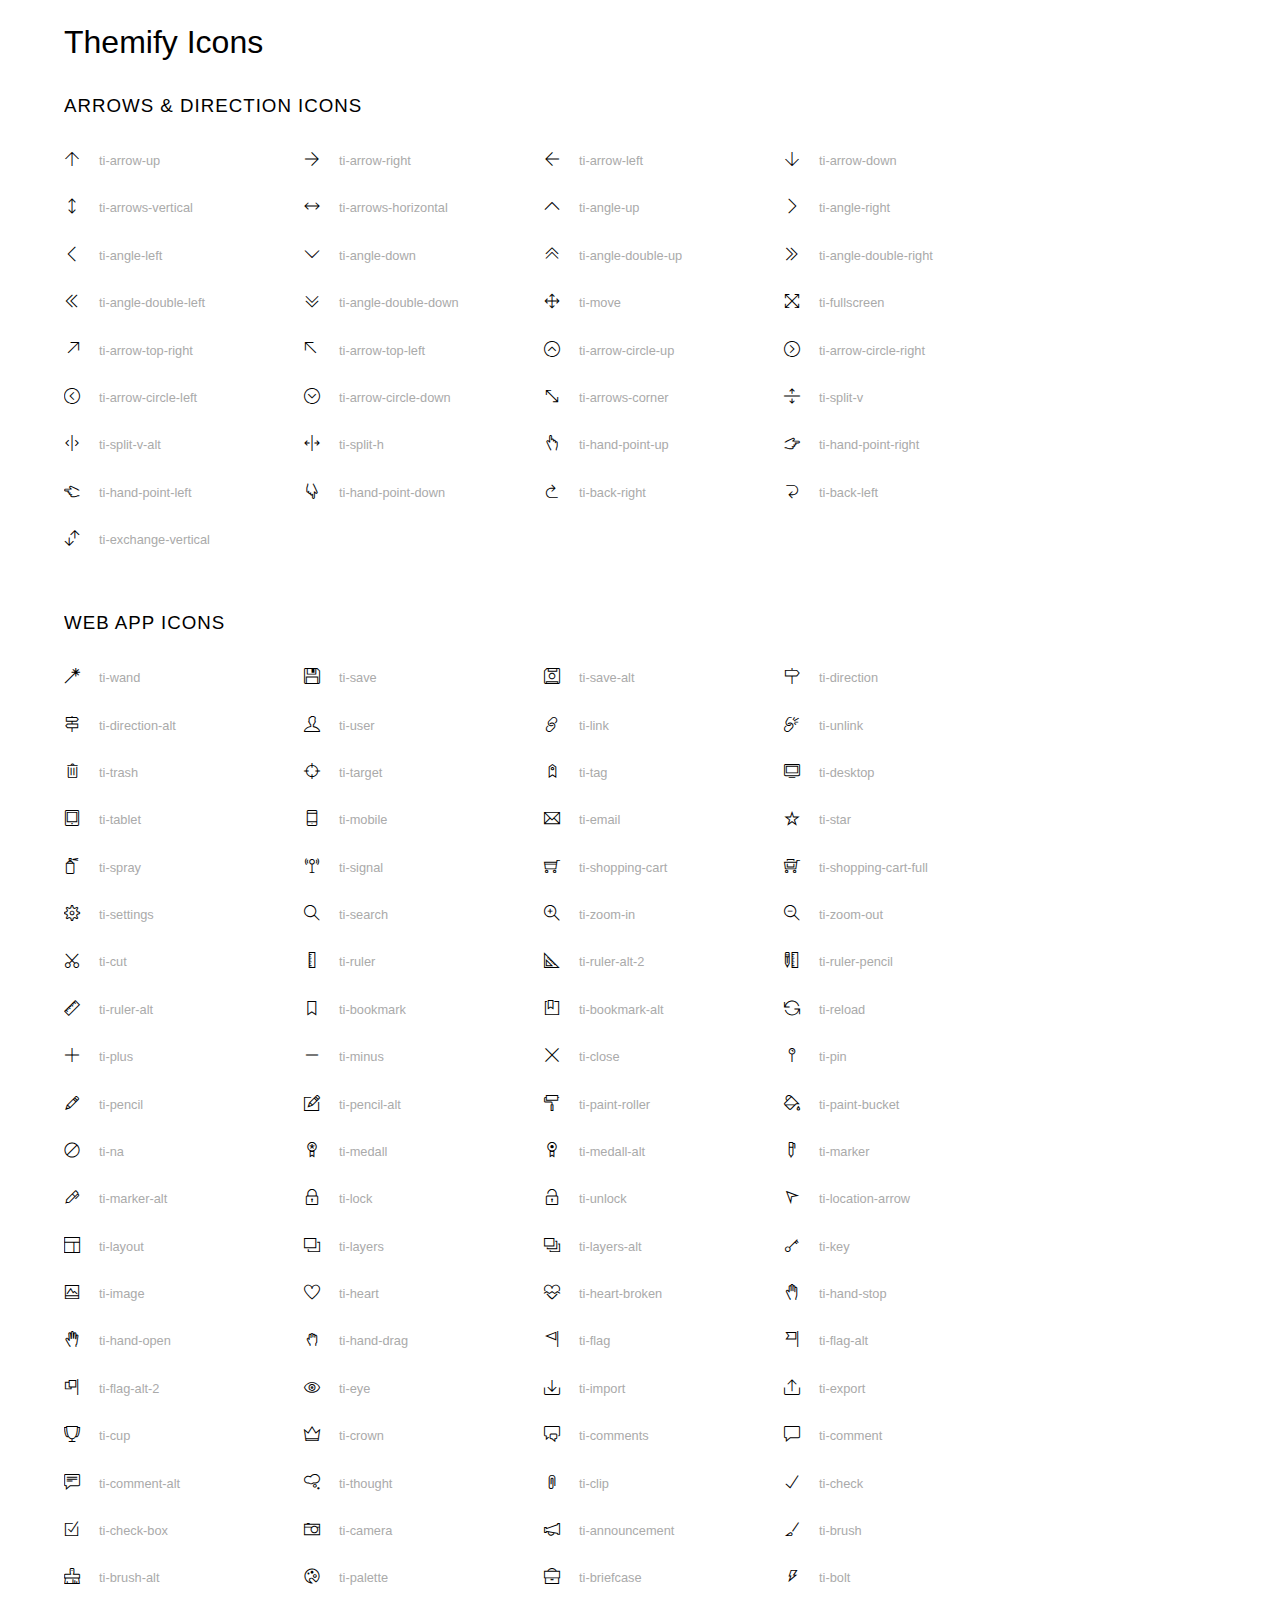
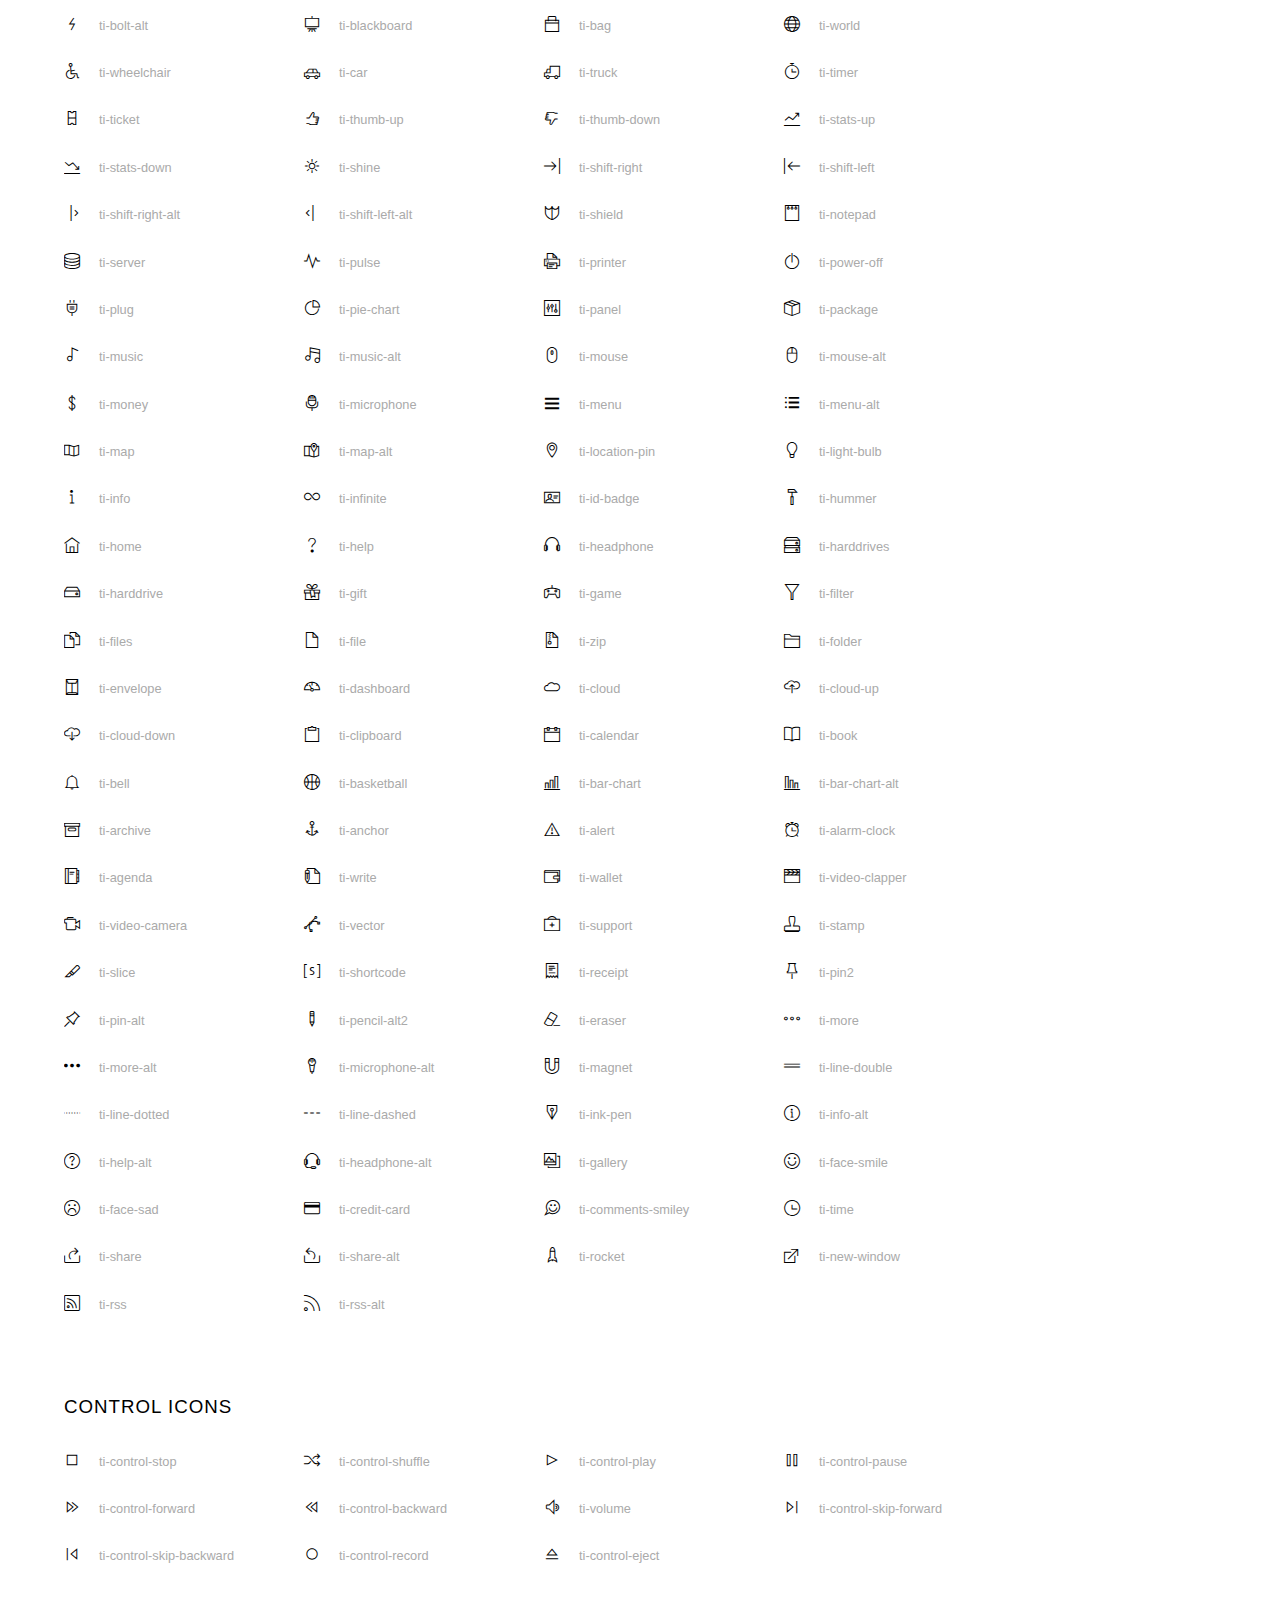
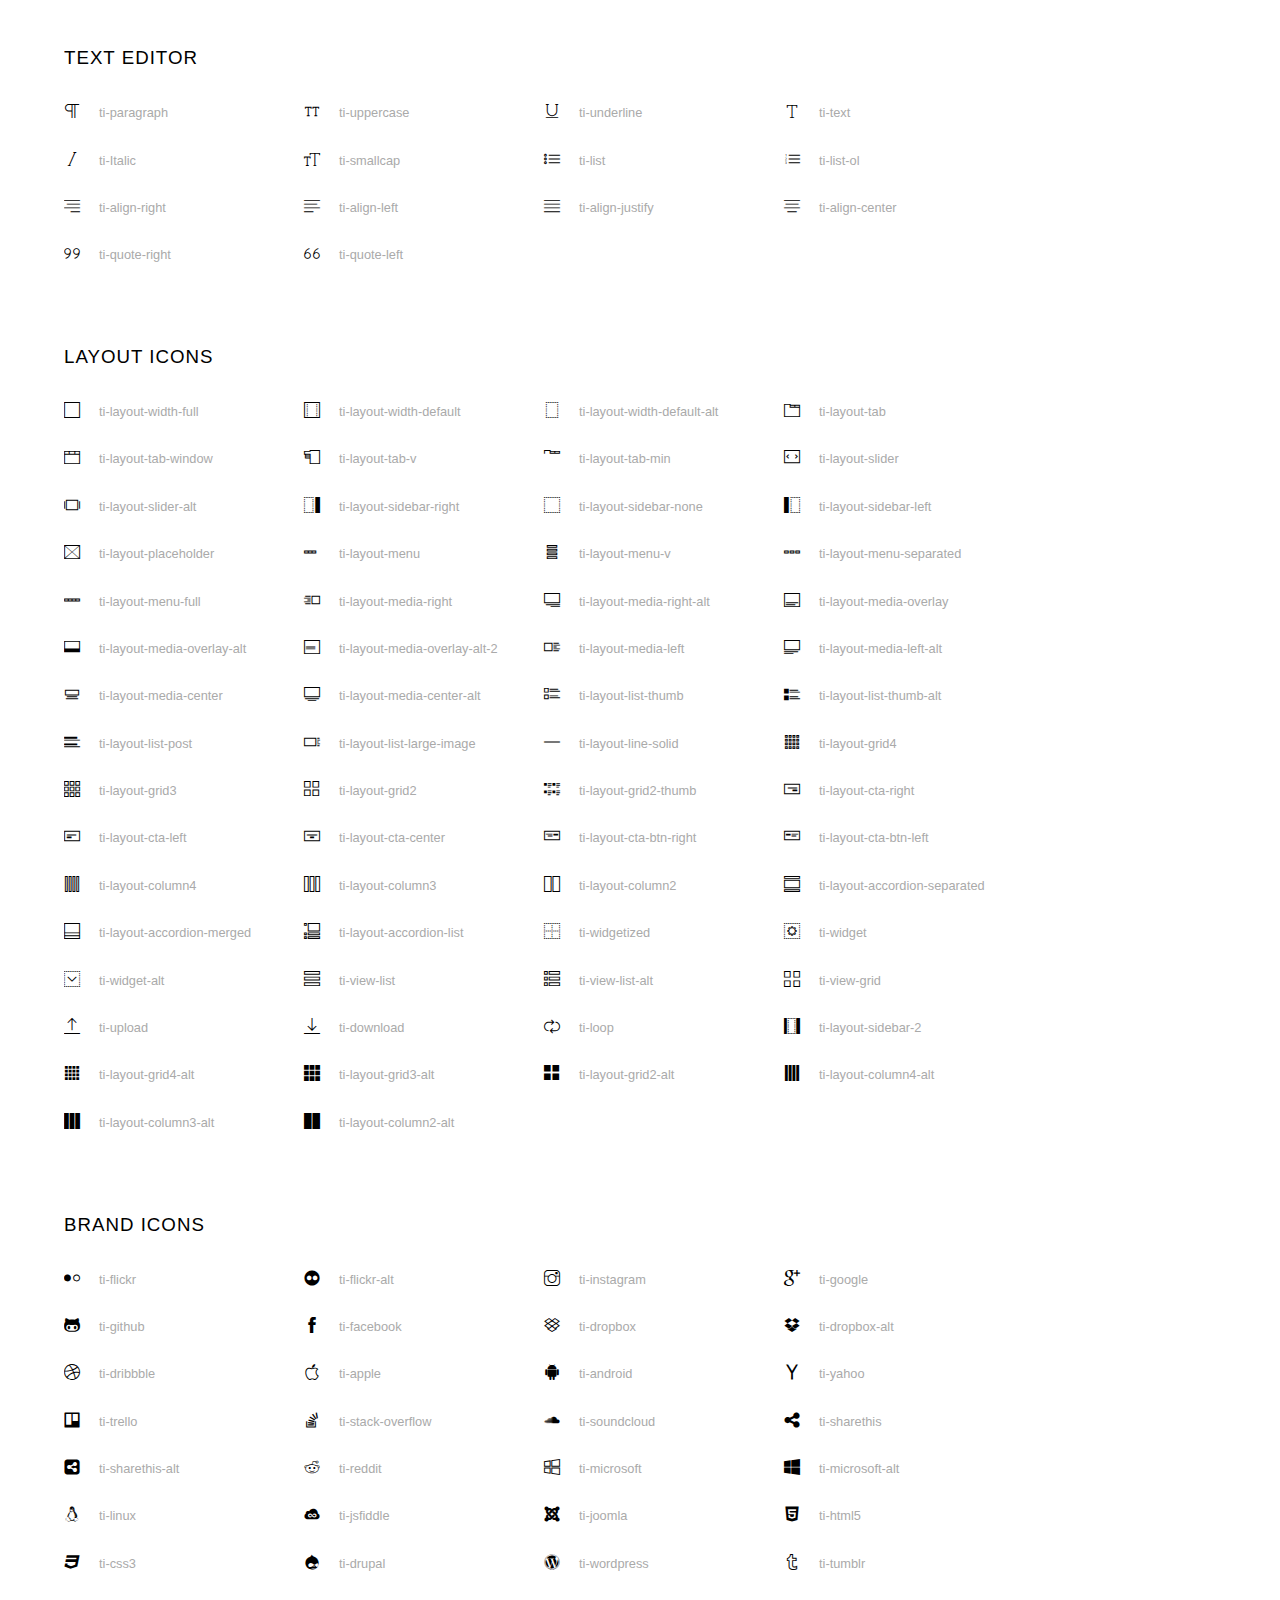
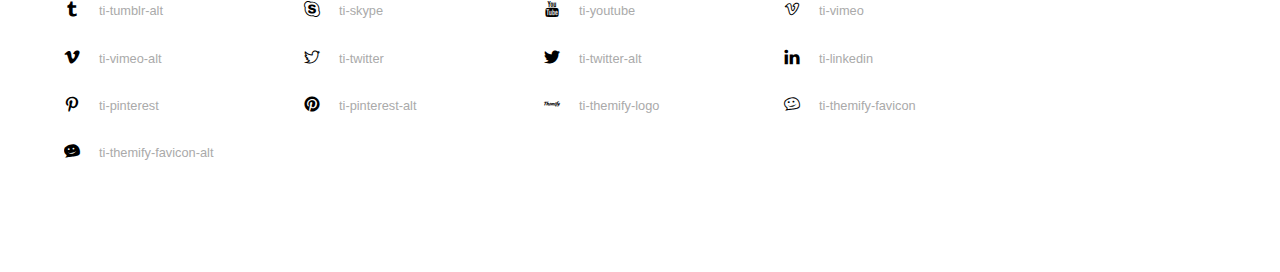
<file: style/icon/themify-icons-font/themify-icons/index.html>
<!doctype html>
<html>
<head>
	<meta charset="utf-8">
	<title>Themify Icon Font</title>
	<meta name="viewport" content="width=device-width">
	<link rel="stylesheet" href="demo-files/demo.css">
	<link rel="stylesheet" href="themify-icons.css">
	<!--[if lt IE 8]><!-->
	<link rel="stylesheet" href="ie7/ie7.css">
	<!--<![endif]-->
</head>
<body>
	<h1>Themify Icons</h1>

	<div class="icon-section">

		<div class="icon-section">
			<h3>Arrows &amp; Direction Icons </h3>

			<div class="icon-container">
				<span class="ti-arrow-up"></span><span class="icon-name"> ti-arrow-up</span>
			</div>
			<div class="icon-container">
				<span class="ti-arrow-right"></span><span class="icon-name"> ti-arrow-right</span>
			</div>
			<div class="icon-container">
				<span class="ti-arrow-left"></span><span class="icon-name"> ti-arrow-left</span>
			</div>
			<div class="icon-container">
				<span class="ti-arrow-down"></span><span class="icon-name"> ti-arrow-down</span>
			</div>
			<div class="icon-container">
				<span class="ti-arrows-vertical"></span><span class="icon-name"> ti-arrows-vertical</span>
			</div>
			<div class="icon-container">
				<span class="ti-arrows-horizontal"></span><span class="icon-name"> ti-arrows-horizontal</span>
			</div>
			<div class="icon-container">
				<span class="ti-angle-up"></span><span class="icon-name"> ti-angle-up</span>
			</div>
			<div class="icon-container">
				<span class="ti-angle-right"></span><span class="icon-name"> ti-angle-right</span>
			</div>
			<div class="icon-container">
				<span class="ti-angle-left"></span><span class="icon-name"> ti-angle-left</span>
			</div>
			<div class="icon-container">
				<span class="ti-angle-down"></span><span class="icon-name"> ti-angle-down</span>
			</div>	
			<div class="icon-container">
				<span class="ti-angle-double-up"></span><span class="icon-name"> ti-angle-double-up</span>
			</div>
			<div class="icon-container">
				<span class="ti-angle-double-right"></span><span class="icon-name"> ti-angle-double-right</span>
			</div>
			<div class="icon-container">
				<span class="ti-angle-double-left"></span><span class="icon-name"> ti-angle-double-left</span>
			</div>
			<div class="icon-container">
				<span class="ti-angle-double-down"></span><span class="icon-name"> ti-angle-double-down</span>
			</div>					
			<div class="icon-container">
				<span class="ti-move"></span><span class="icon-name"> ti-move</span>
			</div>
			<div class="icon-container">
				<span class="ti-fullscreen"></span><span class="icon-name"> ti-fullscreen</span>
			</div>
			<div class="icon-container">
				<span class="ti-arrow-top-right"></span><span class="icon-name"> ti-arrow-top-right</span>
			</div>
			<div class="icon-container">
				<span class="ti-arrow-top-left"></span><span class="icon-name"> ti-arrow-top-left</span>
			</div>
			<div class="icon-container">
				<span class="ti-arrow-circle-up"></span><span class="icon-name"> ti-arrow-circle-up</span>
			</div>
			<div class="icon-container">
				<span class="ti-arrow-circle-right"></span><span class="icon-name"> ti-arrow-circle-right</span>
			</div>
			<div class="icon-container">
				<span class="ti-arrow-circle-left"></span><span class="icon-name"> ti-arrow-circle-left</span>
			</div>
			<div class="icon-container">
				<span class="ti-arrow-circle-down"></span><span class="icon-name"> ti-arrow-circle-down</span>
			</div>
			<div class="icon-container">
				<span class="ti-arrows-corner"></span><span class="icon-name"> ti-arrows-corner</span>
			</div>
			<div class="icon-container">
				<span class="ti-split-v"></span><span class="icon-name"> ti-split-v</span>
			</div>

			<div class="icon-container">
				<span class="ti-split-v-alt"></span><span class="icon-name"> ti-split-v-alt</span>
			</div>
			<div class="icon-container">
				<span class="ti-split-h"></span><span class="icon-name"> ti-split-h</span>
			</div>
			<div class="icon-container">
				<span class="ti-hand-point-up"></span><span class="icon-name"> ti-hand-point-up</span>
			</div>
			<div class="icon-container">
				<span class="ti-hand-point-right"></span><span class="icon-name"> ti-hand-point-right</span>
			</div>
			<div class="icon-container">
				<span class="ti-hand-point-left"></span><span class="icon-name"> ti-hand-point-left</span>
			</div>
			<div class="icon-container">
				<span class="ti-hand-point-down"></span><span class="icon-name"> ti-hand-point-down</span>
			</div>
			<div class="icon-container">
				<span class="ti-back-right"></span><span class="icon-name"> ti-back-right</span>
			</div>
			<div class="icon-container">
				<span class="ti-back-left"></span><span class="icon-name"> ti-back-left</span>
			</div>
			<div class="icon-container">
				<span class="ti-exchange-vertical"></span><span class="icon-name"> ti-exchange-vertical</span>
			</div>

		</div> <!-- Arrows Icons -->



		<h3>Web App Icons</h3>
		
		<div class="icon-section">

			<div class="icon-container">
				<span class="ti-wand"></span><span class="icon-name"> ti-wand</span>
			</div>
			<div class="icon-container">
				<span class="ti-save"></span><span class="icon-name"> ti-save</span>
			</div>
			<div class="icon-container">
				<span class="ti-save-alt"></span><span class="icon-name"> ti-save-alt</span>
			</div>

			<div class="icon-container">
				<span class="ti-direction"></span><span class="icon-name"> ti-direction</span>
			</div>
			<div class="icon-container">
				<span class="ti-direction-alt"></span><span class="icon-name"> ti-direction-alt</span>
			</div>
			<div class="icon-container">
				<span class="ti-user"></span><span class="icon-name"> ti-user</span>
			</div>
			<div class="icon-container">
				<span class="ti-link"></span><span class="icon-name"> ti-link</span>
			</div>
			<div class="icon-container">
				<span class="ti-unlink"></span><span class="icon-name"> ti-unlink</span>
			</div>
			<div class="icon-container">
				<span class="ti-trash"></span><span class="icon-name"> ti-trash</span>
			</div>
			<div class="icon-container">
				<span class="ti-target"></span><span class="icon-name"> ti-target</span>
			</div>
			<div class="icon-container">
				<span class="ti-tag"></span><span class="icon-name"> ti-tag</span>
			</div>
			<div class="icon-container">
				<span class="ti-desktop"></span><span class="icon-name"> ti-desktop</span>
			</div>
			<div class="icon-container">
				<span class="ti-tablet"></span><span class="icon-name"> ti-tablet</span>
			</div>
			<div class="icon-container">
				<span class="ti-mobile"></span><span class="icon-name"> ti-mobile</span>
			</div>
			<div class="icon-container">
				<span class="ti-email"></span><span class="icon-name"> ti-email</span>
			</div>	
			<div class="icon-container">
				<span class="ti-star"></span><span class="icon-name"> ti-star</span>
			</div>
			<div class="icon-container">
				<span class="ti-spray"></span><span class="icon-name"> ti-spray</span>
			</div>
			<div class="icon-container">
				<span class="ti-signal"></span><span class="icon-name"> ti-signal</span>
			</div>
			<div class="icon-container">
				<span class="ti-shopping-cart"></span><span class="icon-name"> ti-shopping-cart</span>
			</div>
			<div class="icon-container">
				<span class="ti-shopping-cart-full"></span><span class="icon-name"> ti-shopping-cart-full</span>
			</div>
			<div class="icon-container">
				<span class="ti-settings"></span><span class="icon-name"> ti-settings</span>
			</div>
			<div class="icon-container">
				<span class="ti-search"></span><span class="icon-name"> ti-search</span>
			</div>
			<div class="icon-container">
				<span class="ti-zoom-in"></span><span class="icon-name"> ti-zoom-in</span>
			</div>
			<div class="icon-container">
				<span class="ti-zoom-out"></span><span class="icon-name"> ti-zoom-out</span>
			</div>
			<div class="icon-container">
				<span class="ti-cut"></span><span class="icon-name"> ti-cut</span>
			</div>
			<div class="icon-container">
				<span class="ti-ruler"></span><span class="icon-name"> ti-ruler</span>
			</div>
			<div class="icon-container">
				<span class="ti-ruler-alt-2"></span><span class="icon-name"> ti-ruler-alt-2</span>
			</div>			
			<div class="icon-container">
				<span class="ti-ruler-pencil"></span><span class="icon-name"> ti-ruler-pencil</span>
			</div>
			<div class="icon-container">
				<span class="ti-ruler-alt"></span><span class="icon-name"> ti-ruler-alt</span>
			</div>
			<div class="icon-container">
				<span class="ti-bookmark"></span><span class="icon-name"> ti-bookmark</span>
			</div>
			<div class="icon-container">
				<span class="ti-bookmark-alt"></span><span class="icon-name"> ti-bookmark-alt</span>
			</div>
			<div class="icon-container">
				<span class="ti-reload"></span><span class="icon-name"> ti-reload</span>
			</div>
			<div class="icon-container">
				<span class="ti-plus"></span><span class="icon-name"> ti-plus</span>
			</div>
			<div class="icon-container">
				<span class="ti-minus"></span><span class="icon-name"> ti-minus</span>
			</div>
			<div class="icon-container">
				<span class="ti-close"></span><span class="icon-name"> ti-close</span>
			</div>			
			<div class="icon-container">
				<span class="ti-pin"></span><span class="icon-name"> ti-pin</span>
			</div>
			<div class="icon-container">
				<span class="ti-pencil"></span><span class="icon-name"> ti-pencil</span>
			</div>
					
		  	<div class="icon-container">
				<span class="ti-pencil-alt"></span><span class="icon-name"> ti-pencil-alt</span>
			</div>
			<div class="icon-container">
				<span class="ti-paint-roller"></span><span class="icon-name"> ti-paint-roller</span>
			</div>
			<div class="icon-container">
				<span class="ti-paint-bucket"></span><span class="icon-name"> ti-paint-bucket</span>
			</div>
			<div class="icon-container">
				<span class="ti-na"></span><span class="icon-name"> ti-na</span>
			</div>
			<div class="icon-container">
				<span class="ti-medall"></span><span class="icon-name"> ti-medall</span>
			</div>
			<div class="icon-container">
				<span class="ti-medall-alt"></span><span class="icon-name"> ti-medall-alt</span>
			</div>
			<div class="icon-container">
				<span class="ti-marker"></span><span class="icon-name"> ti-marker</span>
			</div>
			<div class="icon-container">
				<span class="ti-marker-alt"></span><span class="icon-name"> ti-marker-alt</span>
			</div>

			<div class="icon-container">
				<span class="ti-lock"></span><span class="icon-name"> ti-lock</span>
			</div>
			<div class="icon-container">
				<span class="ti-unlock"></span><span class="icon-name"> ti-unlock</span>
			</div>
			<div class="icon-container">
				<span class="ti-location-arrow"></span><span class="icon-name"> ti-location-arrow</span>
			</div>
			<div class="icon-container">
				<span class="ti-layout"></span><span class="icon-name"> ti-layout</span>
			</div>
			<div class="icon-container">
				<span class="ti-layers"></span><span class="icon-name"> ti-layers</span>
			</div>
			<div class="icon-container">
				<span class="ti-layers-alt"></span><span class="icon-name"> ti-layers-alt</span>
			</div>
			<div class="icon-container">
				<span class="ti-key"></span><span class="icon-name"> ti-key</span>
			</div>
			<div class="icon-container">
				<span class="ti-image"></span><span class="icon-name"> ti-image</span>
			</div>
			<div class="icon-container">
				<span class="ti-heart"></span><span class="icon-name"> ti-heart</span>
			</div>
			<div class="icon-container">
				<span class="ti-heart-broken"></span><span class="icon-name"> ti-heart-broken</span>
			</div>
			<div class="icon-container">
				<span class="ti-hand-stop"></span><span class="icon-name"> ti-hand-stop</span>
			</div>
			<div class="icon-container">
				<span class="ti-hand-open"></span><span class="icon-name"> ti-hand-open</span>
			</div>
			<div class="icon-container">
				<span class="ti-hand-drag"></span><span class="icon-name"> ti-hand-drag</span>
			</div>
			<div class="icon-container">
				<span class="ti-flag"></span><span class="icon-name"> ti-flag</span>
			</div>
			<div class="icon-container">
				<span class="ti-flag-alt"></span><span class="icon-name"> ti-flag-alt</span>
			</div>
			<div class="icon-container">
				<span class="ti-flag-alt-2"></span><span class="icon-name"> ti-flag-alt-2</span>
			</div>
			<div class="icon-container">
				<span class="ti-eye"></span><span class="icon-name"> ti-eye</span>
			</div>
			<div class="icon-container">
				<span class="ti-import"></span><span class="icon-name"> ti-import</span>
			</div>			
			<div class="icon-container">
				<span class="ti-export"></span><span class="icon-name"> ti-export</span>
			</div>
			<div class="icon-container">
				<span class="ti-cup"></span><span class="icon-name"> ti-cup</span>
			</div>
			<div class="icon-container">
				<span class="ti-crown"></span><span class="icon-name"> ti-crown</span>
			</div>
			<div class="icon-container">
				<span class="ti-comments"></span><span class="icon-name"> ti-comments</span>
			</div>
			<div class="icon-container">
				<span class="ti-comment"></span><span class="icon-name"> ti-comment</span>
			</div>
			<div class="icon-container">
				<span class="ti-comment-alt"></span><span class="icon-name"> ti-comment-alt</span>
			</div>
			<div class="icon-container">
				<span class="ti-thought"></span><span class="icon-name"> ti-thought</span>
			</div>			
			<div class="icon-container">
				<span class="ti-clip"></span><span class="icon-name"> ti-clip</span>
			</div>

			<div class="icon-container">
				<span class="ti-check"></span><span class="icon-name"> ti-check</span>
			</div>
			<div class="icon-container">
				<span class="ti-check-box"></span><span class="icon-name"> ti-check-box</span>
			</div>
			<div class="icon-container">
				<span class="ti-camera"></span><span class="icon-name"> ti-camera</span>
			</div>
			<div class="icon-container">
				<span class="ti-announcement"></span><span class="icon-name"> ti-announcement</span>
			</div>
			<div class="icon-container">
				<span class="ti-brush"></span><span class="icon-name"> ti-brush</span>
			</div>
			<div class="icon-container">
				<span class="ti-brush-alt"></span><span class="icon-name"> ti-brush-alt</span>
			</div>
			<div class="icon-container">
				<span class="ti-palette"></span><span class="icon-name"> ti-palette</span>
			</div>			
			<div class="icon-container">
				<span class="ti-briefcase"></span><span class="icon-name"> ti-briefcase</span>
			</div>
			<div class="icon-container">
				<span class="ti-bolt"></span><span class="icon-name"> ti-bolt</span>
			</div>
			<div class="icon-container">
				<span class="ti-bolt-alt"></span><span class="icon-name"> ti-bolt-alt</span>
			</div>
			<div class="icon-container">
				<span class="ti-blackboard"></span><span class="icon-name"> ti-blackboard</span>
			</div>
			<div class="icon-container">
				<span class="ti-bag"></span><span class="icon-name"> ti-bag</span>
			</div>
			<div class="icon-container">
				<span class="ti-world"></span><span class="icon-name"> ti-world</span>
			</div>
			<div class="icon-container">
				<span class="ti-wheelchair"></span><span class="icon-name"> ti-wheelchair</span>
			</div>
			<div class="icon-container">
				<span class="ti-car"></span><span class="icon-name"> ti-car</span>
			</div>
			<div class="icon-container">
				<span class="ti-truck"></span><span class="icon-name"> ti-truck</span>
			</div>
			<div class="icon-container">
				<span class="ti-timer"></span><span class="icon-name"> ti-timer</span>
			</div>
			<div class="icon-container">
				<span class="ti-ticket"></span><span class="icon-name"> ti-ticket</span>
			</div>
			<div class="icon-container">
				<span class="ti-thumb-up"></span><span class="icon-name"> ti-thumb-up</span>
			</div>
			<div class="icon-container">
				<span class="ti-thumb-down"></span><span class="icon-name"> ti-thumb-down</span>
			</div>

			<div class="icon-container">
				<span class="ti-stats-up"></span><span class="icon-name"> ti-stats-up</span>
			</div>
			<div class="icon-container">
				<span class="ti-stats-down"></span><span class="icon-name"> ti-stats-down</span>
			</div>
			<div class="icon-container">
				<span class="ti-shine"></span><span class="icon-name"> ti-shine</span>
			</div>
			<div class="icon-container">
				<span class="ti-shift-right"></span><span class="icon-name"> ti-shift-right</span>
			</div>
			<div class="icon-container">
				<span class="ti-shift-left"></span><span class="icon-name"> ti-shift-left</span>
			</div>

			<div class="icon-container">
				<span class="ti-shift-right-alt"></span><span class="icon-name"> ti-shift-right-alt</span>
			</div>
			<div class="icon-container">
				<span class="ti-shift-left-alt"></span><span class="icon-name"> ti-shift-left-alt</span>
			</div>
			<div class="icon-container">
				<span class="ti-shield"></span><span class="icon-name"> ti-shield</span>
			</div>
			<div class="icon-container">
				<span class="ti-notepad"></span><span class="icon-name"> ti-notepad</span>
			</div>
			<div class="icon-container">
				<span class="ti-server"></span><span class="icon-name"> ti-server</span>
			</div>

			<div class="icon-container">
				<span class="ti-pulse"></span><span class="icon-name"> ti-pulse</span>
			</div>
			<div class="icon-container">
				<span class="ti-printer"></span><span class="icon-name"> ti-printer</span>
			</div>
			<div class="icon-container">
				<span class="ti-power-off"></span><span class="icon-name"> ti-power-off</span>
			</div>
			<div class="icon-container">
				<span class="ti-plug"></span><span class="icon-name"> ti-plug</span>
			</div>
			<div class="icon-container">
				<span class="ti-pie-chart"></span><span class="icon-name"> ti-pie-chart</span>
			</div>

			<div class="icon-container">
				<span class="ti-panel"></span><span class="icon-name"> ti-panel</span>
			</div>
			<div class="icon-container">
				<span class="ti-package"></span><span class="icon-name"> ti-package</span>
			</div>
			<div class="icon-container">
				<span class="ti-music"></span><span class="icon-name"> ti-music</span>
			</div>
			<div class="icon-container">
				<span class="ti-music-alt"></span><span class="icon-name"> ti-music-alt</span>
			</div>
			<div class="icon-container">
				<span class="ti-mouse"></span><span class="icon-name"> ti-mouse</span>
			</div>
			<div class="icon-container">
				<span class="ti-mouse-alt"></span><span class="icon-name"> ti-mouse-alt</span>
			</div>
			<div class="icon-container">
				<span class="ti-money"></span><span class="icon-name"> ti-money</span>
			</div>
			<div class="icon-container">
				<span class="ti-microphone"></span><span class="icon-name"> ti-microphone</span>
			</div>
			<div class="icon-container">
				<span class="ti-menu"></span><span class="icon-name"> ti-menu</span>
			</div>
			<div class="icon-container">
				<span class="ti-menu-alt"></span><span class="icon-name"> ti-menu-alt</span>
			</div>
			<div class="icon-container">
				<span class="ti-map"></span><span class="icon-name"> ti-map</span>
			</div>
			<div class="icon-container">
				<span class="ti-map-alt"></span><span class="icon-name"> ti-map-alt</span>
			</div>

			<div class="icon-container">
				<span class="ti-location-pin"></span><span class="icon-name"> ti-location-pin</span>
			</div>

			<div class="icon-container">
				<span class="ti-light-bulb"></span><span class="icon-name"> ti-light-bulb</span>
			</div>
			<div class="icon-container">
				<span class="ti-info"></span><span class="icon-name"> ti-info</span>
			</div>
			<div class="icon-container">
				<span class="ti-infinite"></span><span class="icon-name"> ti-infinite</span>
			</div>
			<div class="icon-container">
				<span class="ti-id-badge"></span><span class="icon-name"> ti-id-badge</span>
			</div>
			<div class="icon-container">
				<span class="ti-hummer"></span><span class="icon-name"> ti-hummer</span>
			</div>
			<div class="icon-container">
				<span class="ti-home"></span><span class="icon-name"> ti-home</span>
			</div>
			<div class="icon-container">
				<span class="ti-help"></span><span class="icon-name"> ti-help</span>
			</div>
			<div class="icon-container">
				<span class="ti-headphone"></span><span class="icon-name"> ti-headphone</span>
			</div>
			<div class="icon-container">
				<span class="ti-harddrives"></span><span class="icon-name"> ti-harddrives</span>
			</div>
			<div class="icon-container">
				<span class="ti-harddrive"></span><span class="icon-name"> ti-harddrive</span>
			</div>
			<div class="icon-container">
				<span class="ti-gift"></span><span class="icon-name"> ti-gift</span>
			</div>
			<div class="icon-container">
				<span class="ti-game"></span><span class="icon-name"> ti-game</span>
			</div>
			<div class="icon-container">
				<span class="ti-filter"></span><span class="icon-name"> ti-filter</span>
			</div>
			<div class="icon-container">
				<span class="ti-files"></span><span class="icon-name"> ti-files</span>
			</div>
			<div class="icon-container">
				<span class="ti-file"></span><span class="icon-name"> ti-file</span>
			</div>
			<div class="icon-container">
				<span class="ti-zip"></span><span class="icon-name"> ti-zip</span>
			</div>
			<div class="icon-container">
				<span class="ti-folder"></span><span class="icon-name"> ti-folder</span>
			</div>			
			<div class="icon-container">
				<span class="ti-envelope"></span><span class="icon-name"> ti-envelope</span>
			</div>


			<div class="icon-container">
				<span class="ti-dashboard"></span><span class="icon-name"> ti-dashboard</span>
			</div>
			<div class="icon-container">
				<span class="ti-cloud"></span><span class="icon-name"> ti-cloud</span>
			</div>
			<div class="icon-container">
				<span class="ti-cloud-up"></span><span class="icon-name"> ti-cloud-up</span>
			</div>
			<div class="icon-container">
				<span class="ti-cloud-down"></span><span class="icon-name"> ti-cloud-down</span>
			</div>
			<div class="icon-container">
				<span class="ti-clipboard"></span><span class="icon-name"> ti-clipboard</span>
			</div>
			<div class="icon-container">
				<span class="ti-calendar"></span><span class="icon-name"> ti-calendar</span>
			</div>
			<div class="icon-container">
				<span class="ti-book"></span><span class="icon-name"> ti-book</span>
			</div>
			<div class="icon-container">
				<span class="ti-bell"></span><span class="icon-name"> ti-bell</span>
			</div>
			<div class="icon-container">
				<span class="ti-basketball"></span><span class="icon-name"> ti-basketball</span>
			</div>
			<div class="icon-container">
				<span class="ti-bar-chart"></span><span class="icon-name"> ti-bar-chart</span>
			</div>
			<div class="icon-container">
				<span class="ti-bar-chart-alt"></span><span class="icon-name"> ti-bar-chart-alt</span>
			</div>


			<div class="icon-container">
				<span class="ti-archive"></span><span class="icon-name"> ti-archive</span>
			</div>
			<div class="icon-container">
				<span class="ti-anchor"></span><span class="icon-name"> ti-anchor</span>
			</div>

			<div class="icon-container">
				<span class="ti-alert"></span><span class="icon-name"> ti-alert</span>
			</div>
			<div class="icon-container">
				<span class="ti-alarm-clock"></span><span class="icon-name"> ti-alarm-clock</span>
			</div>
			<div class="icon-container">
				<span class="ti-agenda"></span><span class="icon-name"> ti-agenda</span>
			</div>
			<div class="icon-container">
				<span class="ti-write"></span><span class="icon-name"> ti-write</span>
			</div>

			<div class="icon-container">
				<span class="ti-wallet"></span><span class="icon-name"> ti-wallet</span>
			</div>
			<div class="icon-container">
				<span class="ti-video-clapper"></span><span class="icon-name"> ti-video-clapper</span>
			</div>
			<div class="icon-container">
				<span class="ti-video-camera"></span><span class="icon-name"> ti-video-camera</span>
			</div>
			<div class="icon-container">
				<span class="ti-vector"></span><span class="icon-name"> ti-vector</span>
			</div>

			<div class="icon-container">
				<span class="ti-support"></span><span class="icon-name"> ti-support</span>
			</div>
			<div class="icon-container">
				<span class="ti-stamp"></span><span class="icon-name"> ti-stamp</span>
			</div>
			<div class="icon-container">
				<span class="ti-slice"></span><span class="icon-name"> ti-slice</span>
			</div>
			<div class="icon-container">
				<span class="ti-shortcode"></span><span class="icon-name"> ti-shortcode</span>
			</div>
			<div class="icon-container">
				<span class="ti-receipt"></span><span class="icon-name"> ti-receipt</span>
			</div>
			<div class="icon-container">
				<span class="ti-pin2"></span><span class="icon-name"> ti-pin2</span>
			</div>
			<div class="icon-container">
				<span class="ti-pin-alt"></span><span class="icon-name"> ti-pin-alt</span>
			</div>
			<div class="icon-container">
				<span class="ti-pencil-alt2"></span><span class="icon-name"> ti-pencil-alt2</span>
			</div>
			<div class="icon-container">
				<span class="ti-eraser"></span><span class="icon-name"> ti-eraser</span>
			</div>			
			<div class="icon-container">
				<span class="ti-more"></span><span class="icon-name"> ti-more</span>
			</div>
			<div class="icon-container">
				<span class="ti-more-alt"></span><span class="icon-name"> ti-more-alt</span>
			</div>
			<div class="icon-container">
				<span class="ti-microphone-alt"></span><span class="icon-name"> ti-microphone-alt</span>
			</div>
			<div class="icon-container">
				<span class="ti-magnet"></span><span class="icon-name"> ti-magnet</span>
			</div>
			<div class="icon-container">
				<span class="ti-line-double"></span><span class="icon-name"> ti-line-double</span>
			</div>
			<div class="icon-container">
				<span class="ti-line-dotted"></span><span class="icon-name"> ti-line-dotted</span>
			</div>
			<div class="icon-container">
				<span class="ti-line-dashed"></span><span class="icon-name"> ti-line-dashed</span>
			</div>

			<div class="icon-container">
				<span class="ti-ink-pen"></span><span class="icon-name"> ti-ink-pen</span>
			</div>
			<div class="icon-container">
				<span class="ti-info-alt"></span><span class="icon-name"> ti-info-alt</span>
			</div>
			<div class="icon-container">
				<span class="ti-help-alt"></span><span class="icon-name"> ti-help-alt</span>
			</div>
			<div class="icon-container">
				<span class="ti-headphone-alt"></span><span class="icon-name"> ti-headphone-alt</span>
			</div>

			<div class="icon-container">
				<span class="ti-gallery"></span><span class="icon-name"> ti-gallery</span>
			</div>
			<div class="icon-container">
				<span class="ti-face-smile"></span><span class="icon-name"> ti-face-smile</span>
			</div>
			<div class="icon-container">
				<span class="ti-face-sad"></span><span class="icon-name"> ti-face-sad</span>
			</div>
			<div class="icon-container">
				<span class="ti-credit-card"></span><span class="icon-name"> ti-credit-card</span>
			</div>
			<div class="icon-container">
				<span class="ti-comments-smiley"></span><span class="icon-name"> ti-comments-smiley</span>
			</div>
			<div class="icon-container">
				<span class="ti-time"></span><span class="icon-name"> ti-time</span>
			</div>
			<div class="icon-container">
				<span class="ti-share"></span><span class="icon-name"> ti-share</span>
			</div>
			<div class="icon-container">
				<span class="ti-share-alt"></span><span class="icon-name"> ti-share-alt</span>
			</div>
			<div class="icon-container">
				<span class="ti-rocket"></span><span class="icon-name"> ti-rocket</span>
			</div>

			<div class="icon-container">
				<span class="ti-new-window"></span><span class="icon-name"> ti-new-window</span>
			</div>

			<div class="icon-container">
				<span class="ti-rss"></span><span class="icon-name"> ti-rss</span>
			</div>

			<div class="icon-container">
				<span class="ti-rss-alt"></span><span class="icon-name"> ti-rss-alt</span>
			</div>
			
		</div><!-- Web App Icons -->


		<div class="icon-section">
			<h3>Control Icons</h3>
			<div class="icon-container">
				<span class="ti-control-stop"></span><span class="icon-name"> ti-control-stop</span>
			</div>
			<div class="icon-container">
				<span class="ti-control-shuffle"></span><span class="icon-name"> ti-control-shuffle</span>
			</div>
			<div class="icon-container">
				<span class="ti-control-play"></span><span class="icon-name"> ti-control-play</span>
			</div>
			<div class="icon-container">
				<span class="ti-control-pause"></span><span class="icon-name"> ti-control-pause</span>
			</div>
			<div class="icon-container">
				<span class="ti-control-forward"></span><span class="icon-name"> ti-control-forward</span>
			</div>
			<div class="icon-container">
				<span class="ti-control-backward"></span><span class="icon-name"> ti-control-backward</span>
			</div>	
			<div class="icon-container">
				<span class="ti-volume"></span><span class="icon-name"> ti-volume</span>
			</div>
			<div class="icon-container">
				<span class="ti-control-skip-forward"></span><span class="icon-name"> ti-control-skip-forward</span>
			</div>
			<div class="icon-container">
				<span class="ti-control-skip-backward"></span><span class="icon-name"> ti-control-skip-backward</span>
			</div>
			<div class="icon-container">
				<span class="ti-control-record"></span><span class="icon-name"> ti-control-record</span>
			</div>
			<div class="icon-container">
				<span class="ti-control-eject"></span><span class="icon-name"> ti-control-eject</span>
			</div>			
		</div> <!-- Control Icons -->


		<div class="icon-section">
			<h3>Text Editor</h3>

			<div class="icon-container">
				<span class="ti-paragraph"></span><span class="icon-name"> ti-paragraph</span>
			</div>
			<div class="icon-container">
				<span class="ti-uppercase"></span><span class="icon-name"> ti-uppercase</span>
			</div>

			<div class="icon-container">
				<span class="ti-underline"></span><span class="icon-name"> ti-underline</span>
			</div>
			<div class="icon-container">
				<span class="ti-text"></span><span class="icon-name"> ti-text</span>
			</div>
			<div class="icon-container">
				<span class="ti-Italic"></span><span class="icon-name"> ti-Italic</span>
			</div>
			<div class="icon-container">
				<span class="ti-smallcap"></span><span class="icon-name"> ti-smallcap</span>
			</div>
			<div class="icon-container">
				<span class="ti-list"></span><span class="icon-name"> ti-list</span>
			</div>
			<div class="icon-container">
				<span class="ti-list-ol"></span><span class="icon-name"> ti-list-ol</span>
			</div>
			<div class="icon-container">
				<span class="ti-align-right"></span><span class="icon-name"> ti-align-right</span>
			</div>
			<div class="icon-container">
				<span class="ti-align-left"></span><span class="icon-name"> ti-align-left</span>
			</div>
			<div class="icon-container">
				<span class="ti-align-justify"></span><span class="icon-name"> ti-align-justify</span>
			</div>
			<div class="icon-container">
				<span class="ti-align-center"></span><span class="icon-name"> ti-align-center</span>
			</div>
			<div class="icon-container">
				<span class="ti-quote-right"></span><span class="icon-name"> ti-quote-right</span>
			</div>
			<div class="icon-container">
				<span class="ti-quote-left"></span><span class="icon-name"> ti-quote-left</span>
			</div>

		</div> <!-- Text Editor -->



		<div class="icon-section">
			<h3>Layout Icons</h3>
			<div class="icon-container">
				<span class="ti-layout-width-full"></span><span class="icon-name"> ti-layout-width-full</span>
			</div>
			<div class="icon-container">
				<span class="ti-layout-width-default"></span><span class="icon-name"> ti-layout-width-default</span>
			</div>
			<div class="icon-container">
				<span class="ti-layout-width-default-alt"></span><span class="icon-name"> ti-layout-width-default-alt</span>
			</div>
			<div class="icon-container">
				<span class="ti-layout-tab"></span><span class="icon-name"> ti-layout-tab</span>
			</div>
			<div class="icon-container">
				<span class="ti-layout-tab-window"></span><span class="icon-name"> ti-layout-tab-window</span>
			</div>
			<div class="icon-container">
				<span class="ti-layout-tab-v"></span><span class="icon-name"> ti-layout-tab-v</span>
			</div>
			<div class="icon-container">
				<span class="ti-layout-tab-min"></span><span class="icon-name"> ti-layout-tab-min</span>
			</div>
			<div class="icon-container">
				<span class="ti-layout-slider"></span><span class="icon-name"> ti-layout-slider</span>
			</div>
			<div class="icon-container">
				<span class="ti-layout-slider-alt"></span><span class="icon-name"> ti-layout-slider-alt</span>
			</div>
			<div class="icon-container">
				<span class="ti-layout-sidebar-right"></span><span class="icon-name"> ti-layout-sidebar-right</span>
			</div>
			<div class="icon-container">
				<span class="ti-layout-sidebar-none"></span><span class="icon-name"> ti-layout-sidebar-none</span>
			</div>
			<div class="icon-container">
				<span class="ti-layout-sidebar-left"></span><span class="icon-name"> ti-layout-sidebar-left</span>
			</div>
			<div class="icon-container">
				<span class="ti-layout-placeholder"></span><span class="icon-name"> ti-layout-placeholder</span>
			</div>
			<div class="icon-container">
				<span class="ti-layout-menu"></span><span class="icon-name"> ti-layout-menu</span>
			</div>
			<div class="icon-container">
				<span class="ti-layout-menu-v"></span><span class="icon-name"> ti-layout-menu-v</span>
			</div>
			<div class="icon-container">
				<span class="ti-layout-menu-separated"></span><span class="icon-name"> ti-layout-menu-separated</span>
			</div>
			<div class="icon-container">
				<span class="ti-layout-menu-full"></span><span class="icon-name"> ti-layout-menu-full</span>
			</div>
			<div class="icon-container">
				<span class="ti-layout-media-right"></span><span class="icon-name"> ti-layout-media-right</span>
			</div>
			<div class="icon-container">
				<span class="ti-layout-media-right-alt"></span><span class="icon-name"> ti-layout-media-right-alt</span>
			</div>
			<div class="icon-container">
				<span class="ti-layout-media-overlay"></span><span class="icon-name"> ti-layout-media-overlay</span>
			</div>
			<div class="icon-container">
				<span class="ti-layout-media-overlay-alt"></span><span class="icon-name"> ti-layout-media-overlay-alt</span>
			</div>
			<div class="icon-container">
				<span class="ti-layout-media-overlay-alt-2"></span><span class="icon-name"> ti-layout-media-overlay-alt-2</span>
			</div>
			<div class="icon-container">
				<span class="ti-layout-media-left"></span><span class="icon-name"> ti-layout-media-left</span>
			</div>
			<div class="icon-container">
				<span class="ti-layout-media-left-alt"></span><span class="icon-name"> ti-layout-media-left-alt</span>
			</div>
			<div class="icon-container">
				<span class="ti-layout-media-center"></span><span class="icon-name"> ti-layout-media-center</span>
			</div>
			<div class="icon-container">
				<span class="ti-layout-media-center-alt"></span><span class="icon-name"> ti-layout-media-center-alt</span>
			</div>
			<div class="icon-container">
				<span class="ti-layout-list-thumb"></span><span class="icon-name"> ti-layout-list-thumb</span>
			</div>
			<div class="icon-container">
				<span class="ti-layout-list-thumb-alt"></span><span class="icon-name"> ti-layout-list-thumb-alt</span>
			</div>
			<div class="icon-container">
				<span class="ti-layout-list-post"></span><span class="icon-name"> ti-layout-list-post</span>
			</div>
			<div class="icon-container">
				<span class="ti-layout-list-large-image"></span><span class="icon-name"> ti-layout-list-large-image</span>
			</div>
			<div class="icon-container">
				<span class="ti-layout-line-solid"></span><span class="icon-name"> ti-layout-line-solid</span>
			</div>
			<div class="icon-container">
				<span class="ti-layout-grid4"></span><span class="icon-name"> ti-layout-grid4</span>
			</div>
			<div class="icon-container">
				<span class="ti-layout-grid3"></span><span class="icon-name"> ti-layout-grid3</span>
			</div>
			<div class="icon-container">
				<span class="ti-layout-grid2"></span><span class="icon-name"> ti-layout-grid2</span>
			</div>
			<div class="icon-container">
				<span class="ti-layout-grid2-thumb"></span><span class="icon-name"> ti-layout-grid2-thumb</span>
			</div>
			<div class="icon-container">
				<span class="ti-layout-cta-right"></span><span class="icon-name"> ti-layout-cta-right</span>
			</div>
			<div class="icon-container">
				<span class="ti-layout-cta-left"></span><span class="icon-name"> ti-layout-cta-left</span>
			</div>
			<div class="icon-container">
				<span class="ti-layout-cta-center"></span><span class="icon-name"> ti-layout-cta-center</span>
			</div>
			<div class="icon-container">
				<span class="ti-layout-cta-btn-right"></span><span class="icon-name"> ti-layout-cta-btn-right</span>
			</div>
			<div class="icon-container">
				<span class="ti-layout-cta-btn-left"></span><span class="icon-name"> ti-layout-cta-btn-left</span>
			</div>
			<div class="icon-container">
				<span class="ti-layout-column4"></span><span class="icon-name"> ti-layout-column4</span>
			</div>
			<div class="icon-container">
				<span class="ti-layout-column3"></span><span class="icon-name"> ti-layout-column3</span>
			</div>
			<div class="icon-container">
				<span class="ti-layout-column2"></span><span class="icon-name"> ti-layout-column2</span>
			</div>
			<div class="icon-container">
				<span class="ti-layout-accordion-separated"></span><span class="icon-name"> ti-layout-accordion-separated</span>
			</div>
			<div class="icon-container">
				<span class="ti-layout-accordion-merged"></span><span class="icon-name"> ti-layout-accordion-merged</span>
			</div>
			<div class="icon-container">
				<span class="ti-layout-accordion-list"></span><span class="icon-name"> ti-layout-accordion-list</span>
			</div>
			<div class="icon-container">
				<span class="ti-widgetized"></span><span class="icon-name"> ti-widgetized</span>
			</div>
			<div class="icon-container">
				<span class="ti-widget"></span><span class="icon-name"> ti-widget</span>
			</div>
			<div class="icon-container">
				<span class="ti-widget-alt"></span><span class="icon-name"> ti-widget-alt</span>
			</div>
			<div class="icon-container">
				<span class="ti-view-list"></span><span class="icon-name"> ti-view-list</span>
			</div>
			<div class="icon-container">
				<span class="ti-view-list-alt"></span><span class="icon-name"> ti-view-list-alt</span>
			</div>
			<div class="icon-container">
				<span class="ti-view-grid"></span><span class="icon-name"> ti-view-grid</span>
			</div>
			<div class="icon-container">
				<span class="ti-upload"></span><span class="icon-name"> ti-upload</span>
			</div>
			<div class="icon-container">
				<span class="ti-download"></span><span class="icon-name"> ti-download</span>
			</div>	
			<div class="icon-container">
				<span class="ti-loop"></span><span class="icon-name"> ti-loop</span>
			</div>
			<div class="icon-container">
				<span class="ti-layout-sidebar-2"></span><span class="icon-name"> ti-layout-sidebar-2</span>
			</div>
			<div class="icon-container">
				<span class="ti-layout-grid4-alt"></span><span class="icon-name"> ti-layout-grid4-alt</span>
			</div>
			<div class="icon-container">
				<span class="ti-layout-grid3-alt"></span><span class="icon-name"> ti-layout-grid3-alt</span>
			</div>
			<div class="icon-container">
				<span class="ti-layout-grid2-alt"></span><span class="icon-name"> ti-layout-grid2-alt</span>
			</div>
			<div class="icon-container">
				<span class="ti-layout-column4-alt"></span><span class="icon-name"> ti-layout-column4-alt</span>
			</div>
			<div class="icon-container">
				<span class="ti-layout-column3-alt"></span><span class="icon-name"> ti-layout-column3-alt</span>
			</div>
			<div class="icon-container">
				<span class="ti-layout-column2-alt"></span><span class="icon-name"> ti-layout-column2-alt</span>
			</div>		


		</div> <!-- Layout Icons -->


		<div class="icon-section">
			<h3>Brand Icons</h3>

			<div class="icon-container">
				<span class="ti-flickr"></span><span class="icon-name"> ti-flickr</span>
			</div>
			<div class="icon-container">
				<span class="ti-flickr-alt"></span><span class="icon-name"> ti-flickr-alt</span>
			</div>			
			<div class="icon-container">
				<span class="ti-instagram"></span><span class="icon-name"> ti-instagram</span>
			</div>
			<div class="icon-container">
				<span class="ti-google"></span><span class="icon-name"> ti-google</span>
			</div>
			<div class="icon-container">
				<span class="ti-github"></span><span class="icon-name"> ti-github</span>
			</div>

			<div class="icon-container">
				<span class="ti-facebook"></span><span class="icon-name"> ti-facebook</span>
			</div>
			<div class="icon-container">
				<span class="ti-dropbox"></span><span class="icon-name"> ti-dropbox</span>
			</div>
			<div class="icon-container">
				<span class="ti-dropbox-alt"></span><span class="icon-name"> ti-dropbox-alt</span>
			</div>
			<div class="icon-container">
				<span class="ti-dribbble"></span><span class="icon-name"> ti-dribbble</span>
			</div>
			<div class="icon-container">
				<span class="ti-apple"></span><span class="icon-name"> ti-apple</span>
			</div>
			<div class="icon-container">
				<span class="ti-android"></span><span class="icon-name"> ti-android</span>
			</div>
			<div class="icon-container">
				<span class="ti-yahoo"></span><span class="icon-name"> ti-yahoo</span>
			</div>
			<div class="icon-container">
				<span class="ti-trello"></span><span class="icon-name"> ti-trello</span>
			</div>
			<div class="icon-container">
				<span class="ti-stack-overflow"></span><span class="icon-name"> ti-stack-overflow</span>
			</div>
			<div class="icon-container">
				<span class="ti-soundcloud"></span><span class="icon-name"> ti-soundcloud</span>
			</div>
			<div class="icon-container">
				<span class="ti-sharethis"></span><span class="icon-name"> ti-sharethis</span>
			</div>
			<div class="icon-container">
				<span class="ti-sharethis-alt"></span><span class="icon-name"> ti-sharethis-alt</span>
			</div>
			<div class="icon-container">
				<span class="ti-reddit"></span><span class="icon-name"> ti-reddit</span>
			</div>

			<div class="icon-container">
				<span class="ti-microsoft"></span><span class="icon-name"> ti-microsoft</span>
			</div>
			<div class="icon-container">
				<span class="ti-microsoft-alt"></span><span class="icon-name"> ti-microsoft-alt</span>
			</div>
			<div class="icon-container">
				<span class="ti-linux"></span><span class="icon-name"> ti-linux</span>
			</div>
			<div class="icon-container">
				<span class="ti-jsfiddle"></span><span class="icon-name"> ti-jsfiddle</span>
			</div>
			<div class="icon-container">
				<span class="ti-joomla"></span><span class="icon-name"> ti-joomla</span>
			</div>
			<div class="icon-container">
				<span class="ti-html5"></span><span class="icon-name"> ti-html5</span>
			</div>
			<div class="icon-container">
				<span class="ti-css3"></span><span class="icon-name"> ti-css3</span>
			</div>	
			<div class="icon-container">
				<span class="ti-drupal"></span><span class="icon-name"> ti-drupal</span>
			</div>
			<div class="icon-container">
				<span class="ti-wordpress"></span><span class="icon-name"> ti-wordpress</span>
			</div>		
			<div class="icon-container">
				<span class="ti-tumblr"></span><span class="icon-name"> ti-tumblr</span>
			</div>
			<div class="icon-container">
				<span class="ti-tumblr-alt"></span><span class="icon-name"> ti-tumblr-alt</span>
			</div>
			<div class="icon-container">
				<span class="ti-skype"></span><span class="icon-name"> ti-skype</span>
			</div>
			<div class="icon-container">
				<span class="ti-youtube"></span><span class="icon-name"> ti-youtube</span>
			</div>
			<div class="icon-container">
				<span class="ti-vimeo"></span><span class="icon-name"> ti-vimeo</span>
			</div>
			<div class="icon-container">
				<span class="ti-vimeo-alt"></span><span class="icon-name"> ti-vimeo-alt</span>
			</div>			
			<div class="icon-container">
				<span class="ti-twitter"></span><span class="icon-name"> ti-twitter</span>
			</div>
			<div class="icon-container">
				<span class="ti-twitter-alt"></span><span class="icon-name"> ti-twitter-alt</span>
			</div>
			<div class="icon-container">
				<span class="ti-linkedin"></span><span class="icon-name"> ti-linkedin</span>
			</div>
			<div class="icon-container">
				<span class="ti-pinterest"></span><span class="icon-name"> ti-pinterest</span>
			</div>

			<div class="icon-container">
				<span class="ti-pinterest-alt"></span><span class="icon-name"> ti-pinterest-alt</span>
			</div>
			<div class="icon-container">
				<span class="ti-themify-logo"></span><span class="icon-name"> ti-themify-logo</span>
			</div>
			<div class="icon-container">
				<span class="ti-themify-favicon"></span><span class="icon-name"> ti-themify-favicon</span>
			</div>
			<div class="icon-container">
				<span class="ti-themify-favicon-alt"></span><span class="icon-name"> ti-themify-favicon-alt</span>
			</div>

		</div> <!-- brand Icons -->

	</div>

</body>
</html>
</file>
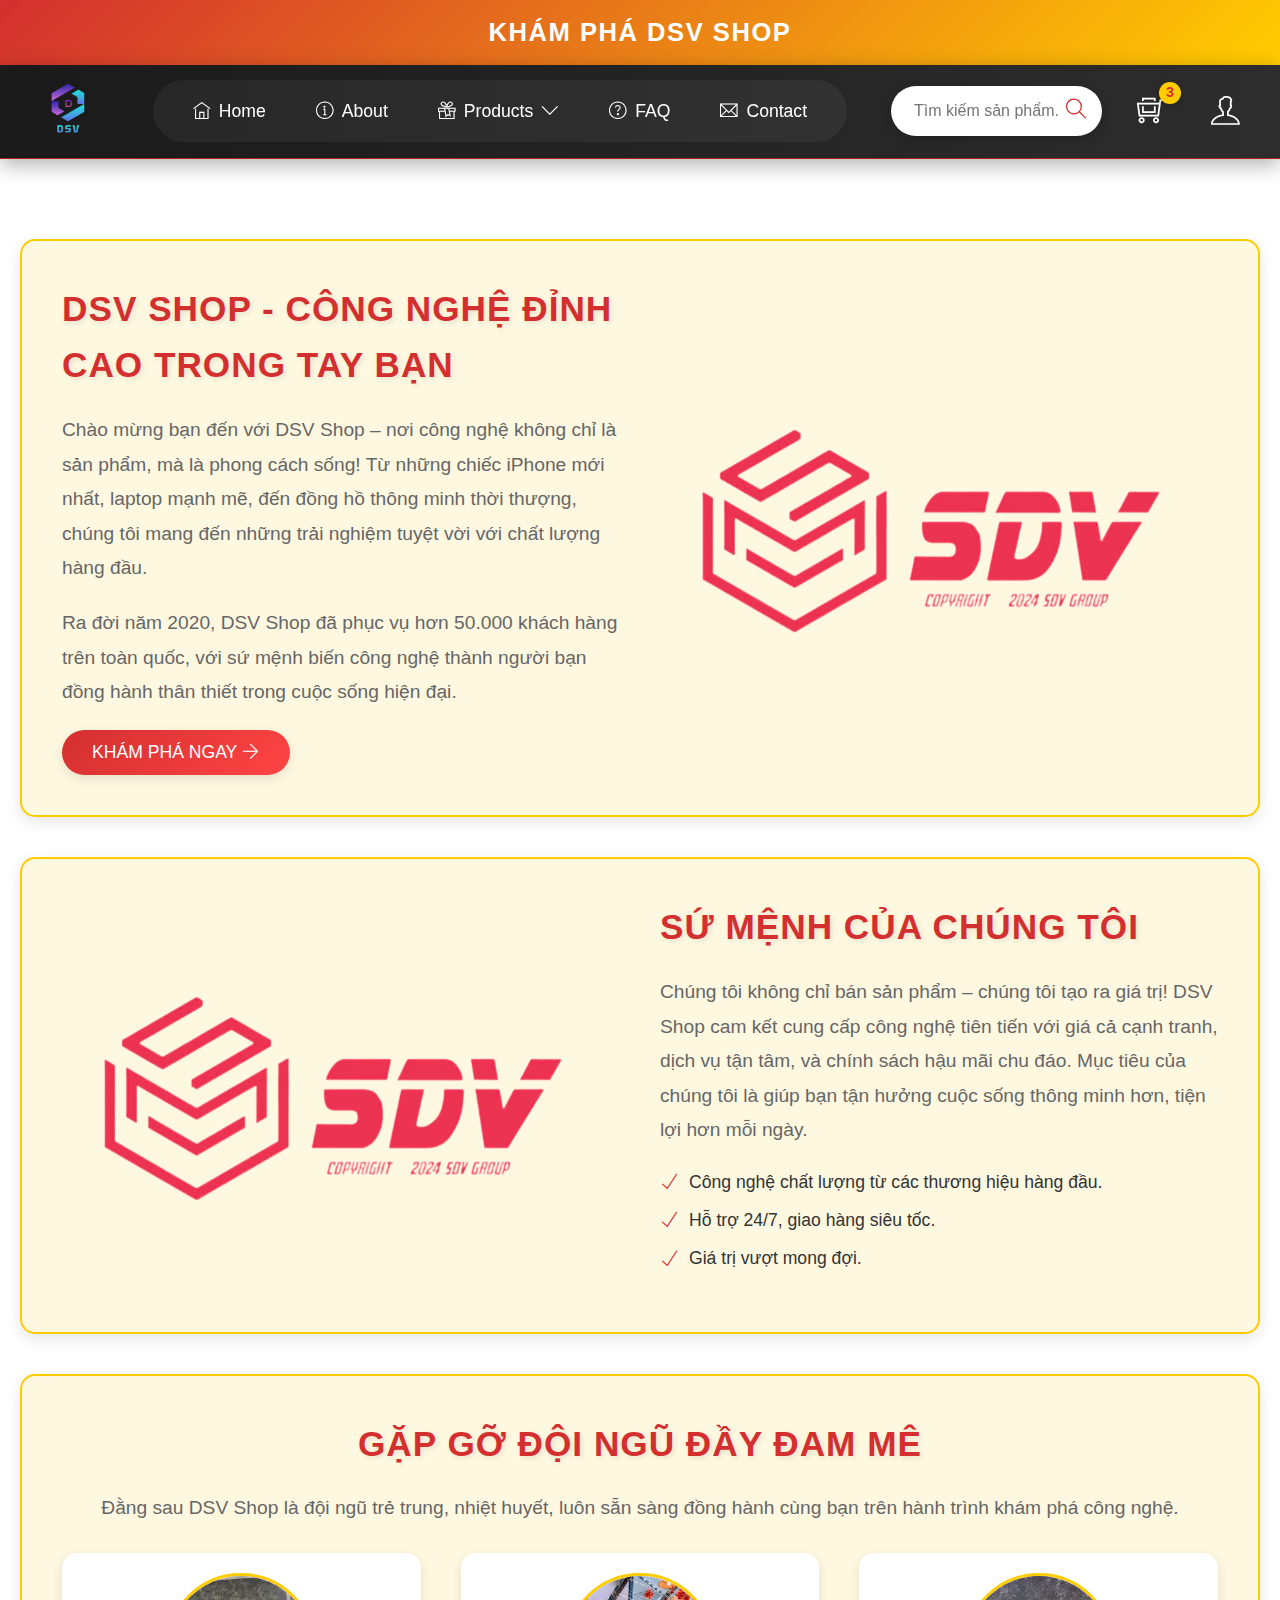
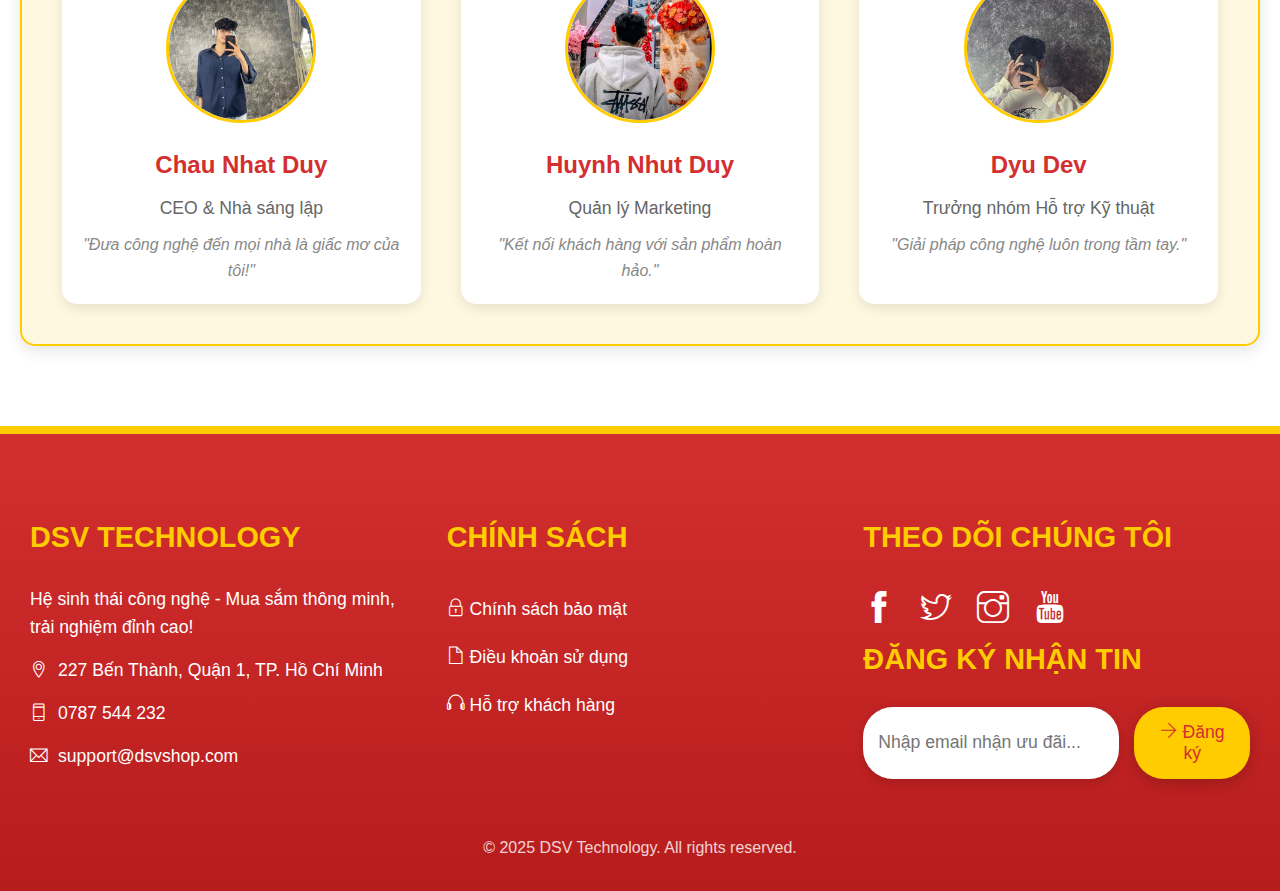
<file: about.html>
<!DOCTYPE html>
<html lang="en">
<head>
    <meta charset="UTF-8">
    <meta name="viewport" content="width=device-width, initial-scale=1.0">
    <title>About | DSV Shop</title>
    <link rel="stylesheet" href="./style/css/style.css">
    <link rel="stylesheet" href="./style/css/about.css">
    <link rel="stylesheet" href="./style/icon/themify-icons-font/themify-icons/themify-icons.css">
    <link rel="icon" href="./img/DSVShop/LogoDSV.png">
</head>
<body>
    <div class="container">
        <!-- HEADING -->
        <div class="heading">Khám Phá DSV Shop</div>

        <!-- HEADER (giữ nguyên từ trang home cải tiến) -->
        <header class="header">
            <nav class="navbar">
                <div class="logo">
                    <a href="index.html"><img src="./img/DSVShop/LogoDSV.png" alt="Logo DSV"></a>
                </div>
                <div class="nav-toggle">
                    <i class="ti-menu"></i>
                </div>
                <ul class="menu">
                    <li><a href="index.html"><i class="ti-home"></i> Home</a></li>
                    <li><a href="about.html"><i class="ti-info-alt"></i> About</a></li>
                    <li class="has-submenu">
                        <a href="products.html"><i class="ti-gift"></i> Products <i class="ti-angle-down"></i></a>
                        <ul class="submenu">
                            <li><a href="#"><i class="ti-bolt"></i> Flash Sale</a></li>
                            <li><a href="#"><i class="ti-medall-alt"></i> Best Seller</a></li>
                            <li><a href="#"><i class="ti-more"></i> More</a></li>
                        </ul>
                    </li>
                    <li><a href="faq.html"><i class="ti-help-alt"></i> FAQ</a></li>
                    <li><a href="contact.html"><i class="ti-email"></i> Contact</a></li>
                </ul>
                <div class="nav-icons">
                    <div class="search-box">
                        <input type="text" placeholder="Tìm kiếm sản phẩm...">
                        <button><i class="ti-search"></i></button>
                    </div>
                    <a href="cart.html" class="cart"><i class="ti-shopping-cart-full"></i> <span class="cart-count">3</span></a>
                    <div class="user-menu">
                        <a href="#" class="user"><i class="ti-user"></i></a>
                        <ul class="user-dropdown">
                            <li><a href="login.html"><i class="ti-user"></i> Tài khoản</a></li>
                            <li><a href="login.html" id="logout-btn"><i class="ti-shift-left"></i> Đăng xuất</a></li>
                        </ul>
                    </div>
                </div>
            </nav>
        </header>

        <!-- ABOUT SECTION -->
        <section class="about-section">
            <div class="about-container">
                <!-- Intro -->
                <div class="about-intro">
                    <div class="intro-text">
                        <h2>DSV Shop - Công Nghệ Đỉnh Cao Trong Tay Bạn</h2>
                        <p>Chào mừng bạn đến với DSV Shop – nơi công nghệ không chỉ là sản phẩm, mà là phong cách sống! Từ những chiếc iPhone mới nhất, laptop mạnh mẽ, đến đồng hồ thông minh thời thượng, chúng tôi mang đến những trải nghiệm tuyệt vời với chất lượng hàng đầu.</p>
                        <p>Ra đời năm 2020, DSV Shop đã phục vụ hơn 50.000 khách hàng trên toàn quốc, với sứ mệnh biến công nghệ thành người bạn đồng hành thân thiết trong cuộc sống hiện đại.</p>
                        <button class="explore-btn">Khám phá ngay <i class="ti-arrow-right"></i></button>
                    </div>
                    <div class="intro-image">
                        <img src="./img/DSVShop/dsv-group.png" alt="DSV Shop Intro">
                    </div>
                </div>

                <!-- Mission -->
                <div class="about-mission">
                    <div class="mission-image">
                        <img src="./img/DSVShop/dsv-group.png" alt="DSV Shop Mission">
                    </div>
                    <div class="mission-text">
                        <h2>Sứ Mệnh Của Chúng Tôi</h2>
                        <p>Chúng tôi không chỉ bán sản phẩm – chúng tôi tạo ra giá trị! DSV Shop cam kết cung cấp công nghệ tiên tiến với giá cả cạnh tranh, dịch vụ tận tâm, và chính sách hậu mãi chu đáo. Mục tiêu của chúng tôi là giúp bạn tận hưởng cuộc sống thông minh hơn, tiện lợi hơn mỗi ngày.</p>
                        <ul>
                            <li><i class="ti-check"></i> Công nghệ chất lượng từ các thương hiệu hàng đầu.</li>
                            <li><i class="ti-check"></i> Hỗ trợ 24/7, giao hàng siêu tốc.</li>
                            <li><i class="ti-check"></i> Giá trị vượt mong đợi.</li>
                        </ul>
                    </div>
                </div>

                <!-- Team -->
                <div class="about-team">
                    <h2>Gặp Gỡ Đội Ngũ Đầy Đam Mê</h2>
                    <p>Đằng sau DSV Shop là đội ngũ trẻ trung, nhiệt huyết, luôn sẵn sàng đồng hành cùng bạn trên hành trình khám phá công nghệ.</p>
                    <div class="team-list">
                        <div class="team-member">
                            <img src="./img/profile/dyu.jpg" alt="Chau Nhat Duy">
                            <h3>Chau Nhat Duy</h3>
                            <p>CEO & Nhà sáng lập</p>
                            <span>"Đưa công nghệ đến mọi nhà là giấc mơ của tôi!"</span>
                        </div>
                        <div class="team-member">
                            <img src="./img/profile/dyu3.jpg" alt="Huynh Nhut Duy">
                            <h3>Huynh Nhut Duy</h3>
                            <p>Quản lý Marketing</p>
                            <span>"Kết nối khách hàng với sản phẩm hoàn hảo."</span>
                        </div>
                        <div class="team-member">
                            <img src="./img/profile/dyu2.jpg" alt="Dyu Dev">
                            <h3>Dyu Dev</h3>
                            <p>Trưởng nhóm Hỗ trợ Kỹ thuật</p>
                            <span>"Giải pháp công nghệ luôn trong tầm tay."</span>
                        </div>
                    </div>
                </div>
            </div>
        </section>

        <!-- FOOTER (giữ nguyên từ trang home) -->
        <footer class="footer">
            <div class="footer-container">
                <div class="footer-about">
                    <h3>DSV Technology</h3>
                    <p>Hệ sinh thái công nghệ - Mua sắm thông minh, trải nghiệm đỉnh cao!</p>
                    <p><i class="ti-location-pin"></i> 227 Bến Thành, Quận 1, TP. Hồ Chí Minh</p>
                    <p><i class="ti-mobile"></i> 0787 544 232</p>
                    <p><i class="ti-email"></i> support@dsvshop.com</p>
                </div>
                <div class="footer-links">
                    <h3>Chính Sách</h3>
                    <ul>
                        <li><a href="#"><i class="ti-lock"></i> Chính sách bảo mật</a></li>
                        <li><a href="#"><i class="ti-file"></i> Điều khoản sử dụng</a></li>
                        <li><a href="#"><i class="ti-headphone"></i> Hỗ trợ khách hàng</a></li>
                    </ul>
                </div>
                <div class="footer-social">
                    <h3>Theo dõi chúng tôi</h3>
                    <div class="social-icons">
                        <a href="#"><i class="ti-facebook"></i></a>
                        <a href="#"><i class="ti-twitter"></i></a>
                        <a href="#"><i class="ti-instagram"></i></a>
                        <a href="#"><i class="ti-youtube"></i></a>
                    </div>
                    <h3>Đăng Ký Nhận Tin</h3>
                    <form class="newsletter-form">
                        <input type="email" placeholder="Nhập email nhận ưu đãi..." required>
                        <button type="submit"><i class="ti-arrow-right"></i> Đăng ký</button>
                    </form>
                </div>
            </div>
            <p class="copyright">© 2025 DSV Technology. All rights reserved.</p>
        </footer>
    </div>

    <!-- JavaScript cho toggle menu trên mobile -->
    <script>
        const navToggle = document.querySelector('.nav-toggle');
        const menu = document.querySelector('.menu');

        navToggle.addEventListener('click', () => {
            menu.classList.toggle('active');
        });
    </script>
</body>
</html>
</file>
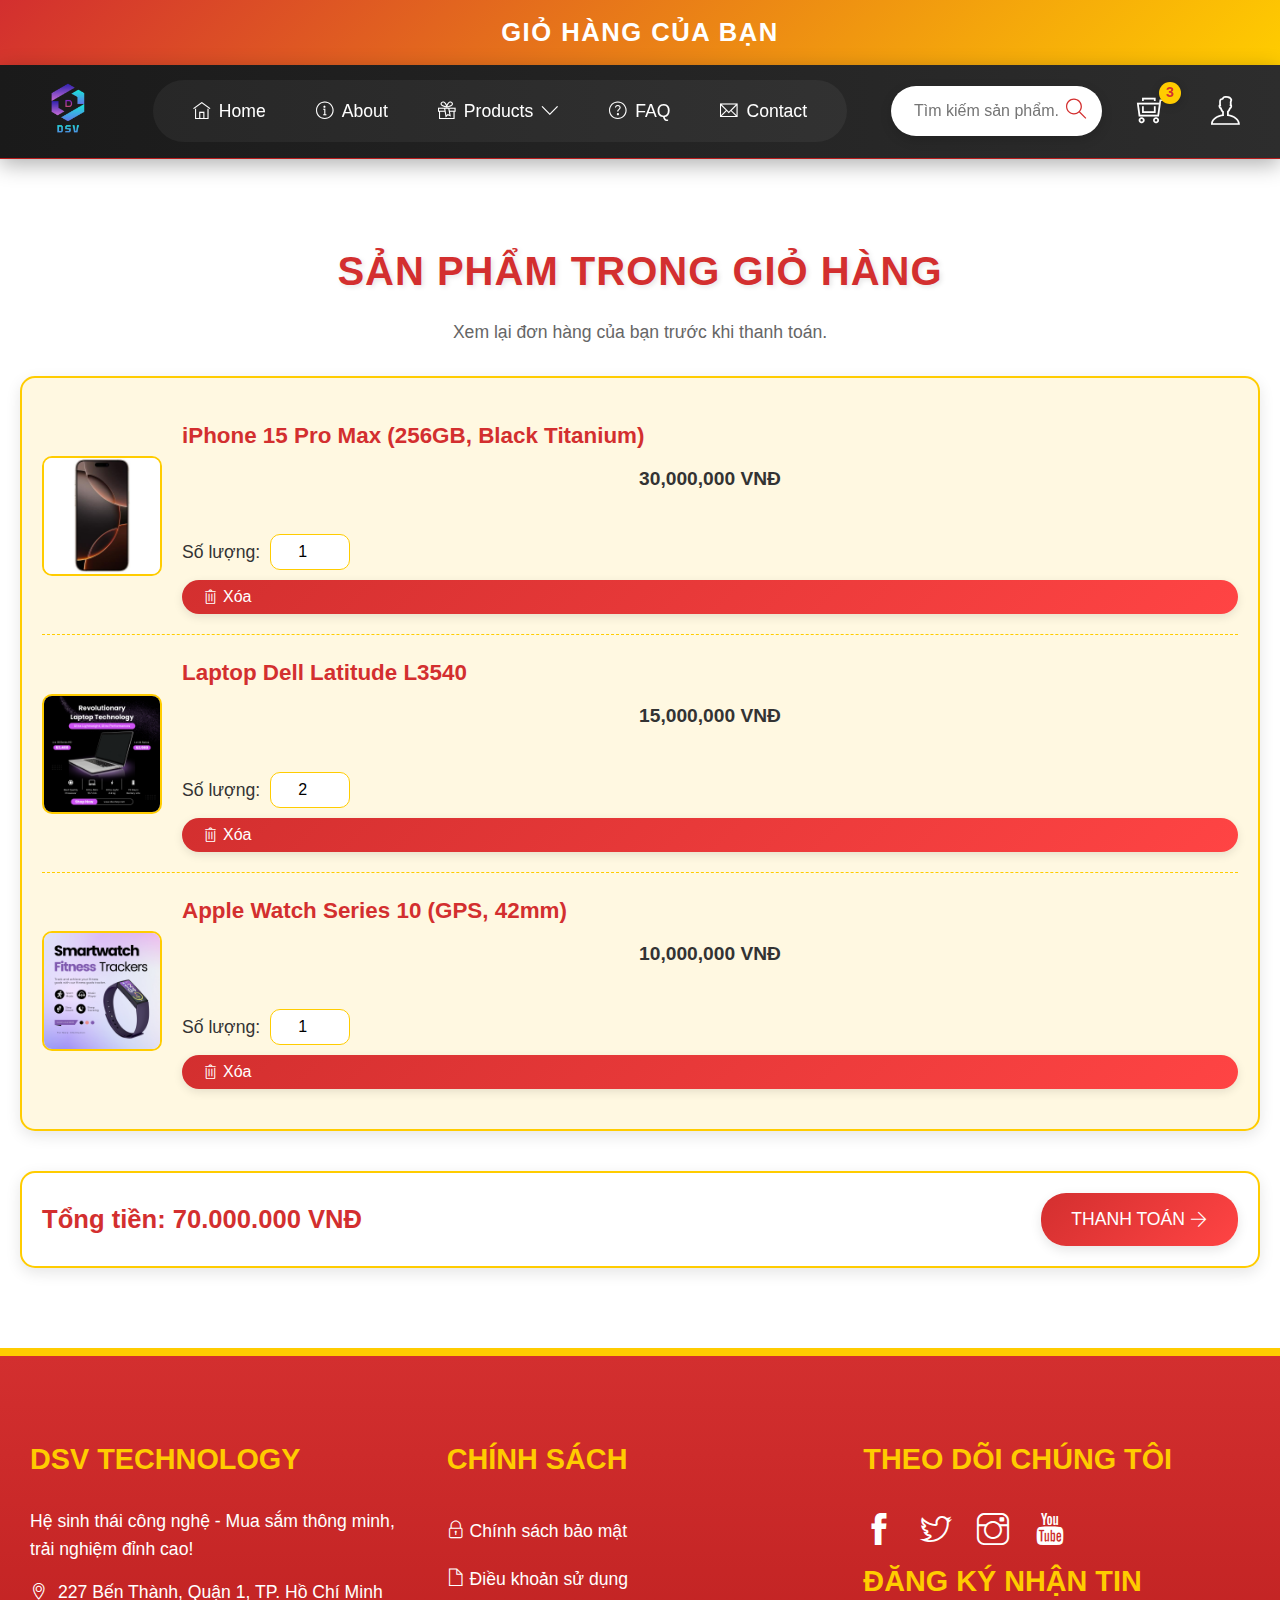
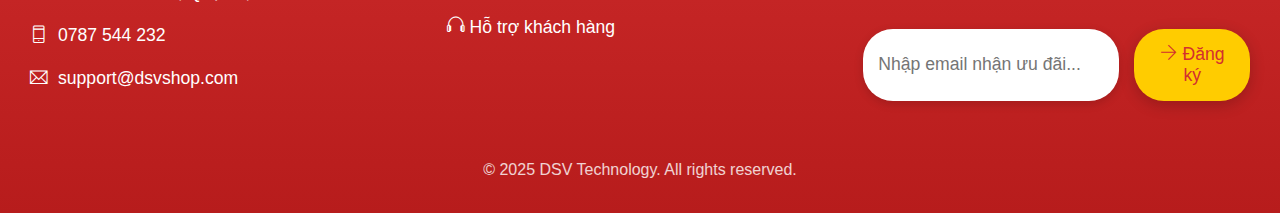
<file: cart.html>
<!DOCTYPE html>
<html lang="en">
<head>
    <meta charset="UTF-8">
    <meta name="viewport" content="width=device-width, initial-scale=1.0">
    <title>Cart | DSV Shop</title>
    <link rel="stylesheet" href="./style/css/style.css">
    <link rel="stylesheet" href="./style/css/cart.css">
    <link rel="stylesheet" href="./style/icon/themify-icons-font/themify-icons/themify-icons.css">
    <link rel="icon" href="./img/DSVShop/LogoDSV.png">
</head>
<body>
    <div class="container">
        <!-- HEADING -->
        <div class="heading">Giỏ Hàng Của Bạn</div>

        <!-- HEADER (giữ nguyên từ trang home cải tiến) -->
        <header class="header">
            <nav class="navbar">
                <div class="logo">
                    <a href="index.html"><img src="./img/DSVShop/LogoDSV.png" alt="Logo DSV"></a>
                </div>
                <div class="nav-toggle">
                    <i class="ti-menu"></i>
                </div>
                <ul class="menu">
                    <li><a href="index.html"><i class="ti-home"></i> Home</a></li>
                    <li><a href="about.html"><i class="ti-info-alt"></i> About</a></li>
                    <li class="has-submenu">
                        <a href="products.html"><i class="ti-gift"></i> Products <i class="ti-angle-down"></i></a>
                        <ul class="submenu">
                            <li><a href="#"><i class="ti-bolt"></i> Flash Sale</a></li>
                            <li><a href="#"><i class="ti-medall-alt"></i> Best Seller</a></li>
                            <li><a href="#"><i class="ti-more"></i> More</a></li>
                        </ul>
                    </li>
                    <li><a href="faq.html"><i class="ti-help-alt"></i> FAQ</a></li>
                    <li><a href="contact.html"><i class="ti-email"></i> Contact</a></li>
                </ul>
                <div class="nav-icons">
                    <div class="search-box">
                        <input type="text" placeholder="Tìm kiếm sản phẩm...">
                        <button><i class="ti-search"></i></button>
                    </div>
                    <a href="cart.html" class="cart"><i class="ti-shopping-cart-full"></i> <span class="cart-count">3</span></a>
                    <div class="user-menu">
                        <a href="#" class="user"><i class="ti-user"></i></a>
                        <ul class="user-dropdown">
                            <li><a href="account.html"><i class="ti-user"></i> Tài khoản</a></li>
                            <li><a href="#" id="logout-btn"><i class="ti-shift-left"></i> Đăng xuất</a></li>
                        </ul>
                    </div>
                </div>
            </nav>
        </header>

        <!-- CART SECTION -->
        <section class="cart-section">
            <div class="cart-container">
                <h2>Sản Phẩm Trong Giỏ Hàng</h2>
                <p>Xem lại đơn hàng của bạn trước khi thanh toán.</p>
                <div class="cart-list">
                    <div class="cart-item">
                        <img src="./img/product/iphone/iphone-16-pro-max-titan-sa-mac-1-638638962337813406-750x500.jpg" alt="iPhone 15 Pro Max">
                        <div class="cart-item-info">
                            <h3>iPhone 15 Pro Max (256GB, Black Titanium)</h3>
                            <p class="price">30,000,000 VNĐ</p>
                            <div class="cart-quantity">
                                <label>Số lượng:</label>
                                <input type="number" value="1" min="1" onchange="updateTotal()">
                            </div>
                            <button class="remove-btn"><i class="ti-trash"></i> Xóa</button>
                        </div>
                    </div>
                    <div class="cart-item">
                        <img src="./img/product/Laptop.png" alt="Laptop Dell">
                        <div class="cart-item-info">
                            <h3>Laptop Dell Latitude L3540</h3>
                            <p class="price">15,000,000 VNĐ</p>
                            <div class="cart-quantity">
                                <label>Số lượng:</label>
                                <input type="number" value="2" min="1" onchange="updateTotal()">
                            </div>
                            <button class="remove-btn"><i class="ti-trash"></i> Xóa</button>
                        </div>
                    </div>
                    <div class="cart-item">
                        <img src="./img/product/DongHo.png" alt="Apple Watch">
                        <div class="cart-item-info">
                            <h3>Apple Watch Series 10 (GPS, 42mm)</h3>
                            <p class="price">10,000,000 VNĐ</p>
                            <div class="cart-quantity">
                                <label>Số lượng:</label>
                                <input type="number" value="1" min="1" onchange="updateTotal()">
                            </div>
                            <button class="remove-btn"><i class="ti-trash"></i> Xóa</button>
                        </div>
                    </div>
                </div>
                <div class="cart-total">
                    <h3>Tổng tiền: <span id="cartTotal">70,000,000 VNĐ</span></h3>
                    <a href="checkout.html" class="checkout-btn">Thanh toán <i class="ti-arrow-right"></i></a>
                </div>
            </div>
        </section>

        <!-- FOOTER (giữ nguyên từ trang home) -->
        <footer class="footer">
            <div class="footer-container">
                <div class="footer-about">
                    <h3>DSV Technology</h3>
                    <p>Hệ sinh thái công nghệ - Mua sắm thông minh, trải nghiệm đỉnh cao!</p>
                    <p><i class="ti-location-pin"></i> 227 Bến Thành, Quận 1, TP. Hồ Chí Minh</p>
                    <p><i class="ti-mobile"></i> 0787 544 232</p>
                    <p><i class="ti-email"></i> support@dsvshop.com</p>
                </div>
                <div class="footer-links">
                    <h3>Chính Sách</h3>
                    <ul>
                        <li><a href="#"><i class="ti-lock"></i> Chính sách bảo mật</a></li>
                        <li><a href="#"><i class="ti-file"></i> Điều khoản sử dụng</a></li>
                        <li><a href="#"><i class="ti-headphone"></i> Hỗ trợ khách hàng</a></li>
                    </ul>
                </div>
                <div class="footer-social">
                    <h3>Theo dõi chúng tôi</h3>
                    <div class="social-icons">
                        <a href="#"><i class="ti-facebook"></i></a>
                        <a href="#"><i class="ti-twitter"></i></a>
                        <a href="#"><i class="ti-instagram"></i></a>
                        <a href="#"><i class="ti-youtube"></i></a>
                    </div>
                    <h3>Đăng Ký Nhận Tin</h3>
                    <form class="newsletter-form">
                        <input type="email" placeholder="Nhập email nhận ưu đãi..." required>
                        <button type="submit"><i class="ti-arrow-right"></i> Đăng ký</button>
                    </form>
                </div>
            </div>
            <p class="copyright">© 2025 DSV Technology. All rights reserved.</p>
        </footer>
    </div>

    <!-- JavaScript cho toggle menu và tính tổng tiền -->
    <script>
        // Toggle menu trên mobile
        const navToggle = document.querySelector('.nav-toggle');
        const menu = document.querySelector('.menu');
        navToggle.addEventListener('click', () => {
            menu.classList.toggle('active');
        });

        // Tính tổng tiền
        function updateTotal() {
            const items = document.querySelectorAll('.cart-item');
            let total = 0;
            items.forEach(item => {
                const priceText = item.querySelector('.price').textContent.replace(/[^0-9]/g, '');
                const quantity = parseInt(item.querySelector('.cart-quantity input').value);
                total += parseInt(priceText) * quantity;
            });
            document.getElementById('cartTotal').textContent = total.toLocaleString('vi-VN') + ' VNĐ';
        }

        // Xóa sản phẩm
        document.querySelectorAll('.remove-btn').forEach(button => {
            button.addEventListener('click', () => {
                button.closest('.cart-item').remove();
                updateTotal();
            });
        });

        // Cập nhật tổng tiền ban đầu
        updateTotal();
    </script>
</body>
</html>
</file>
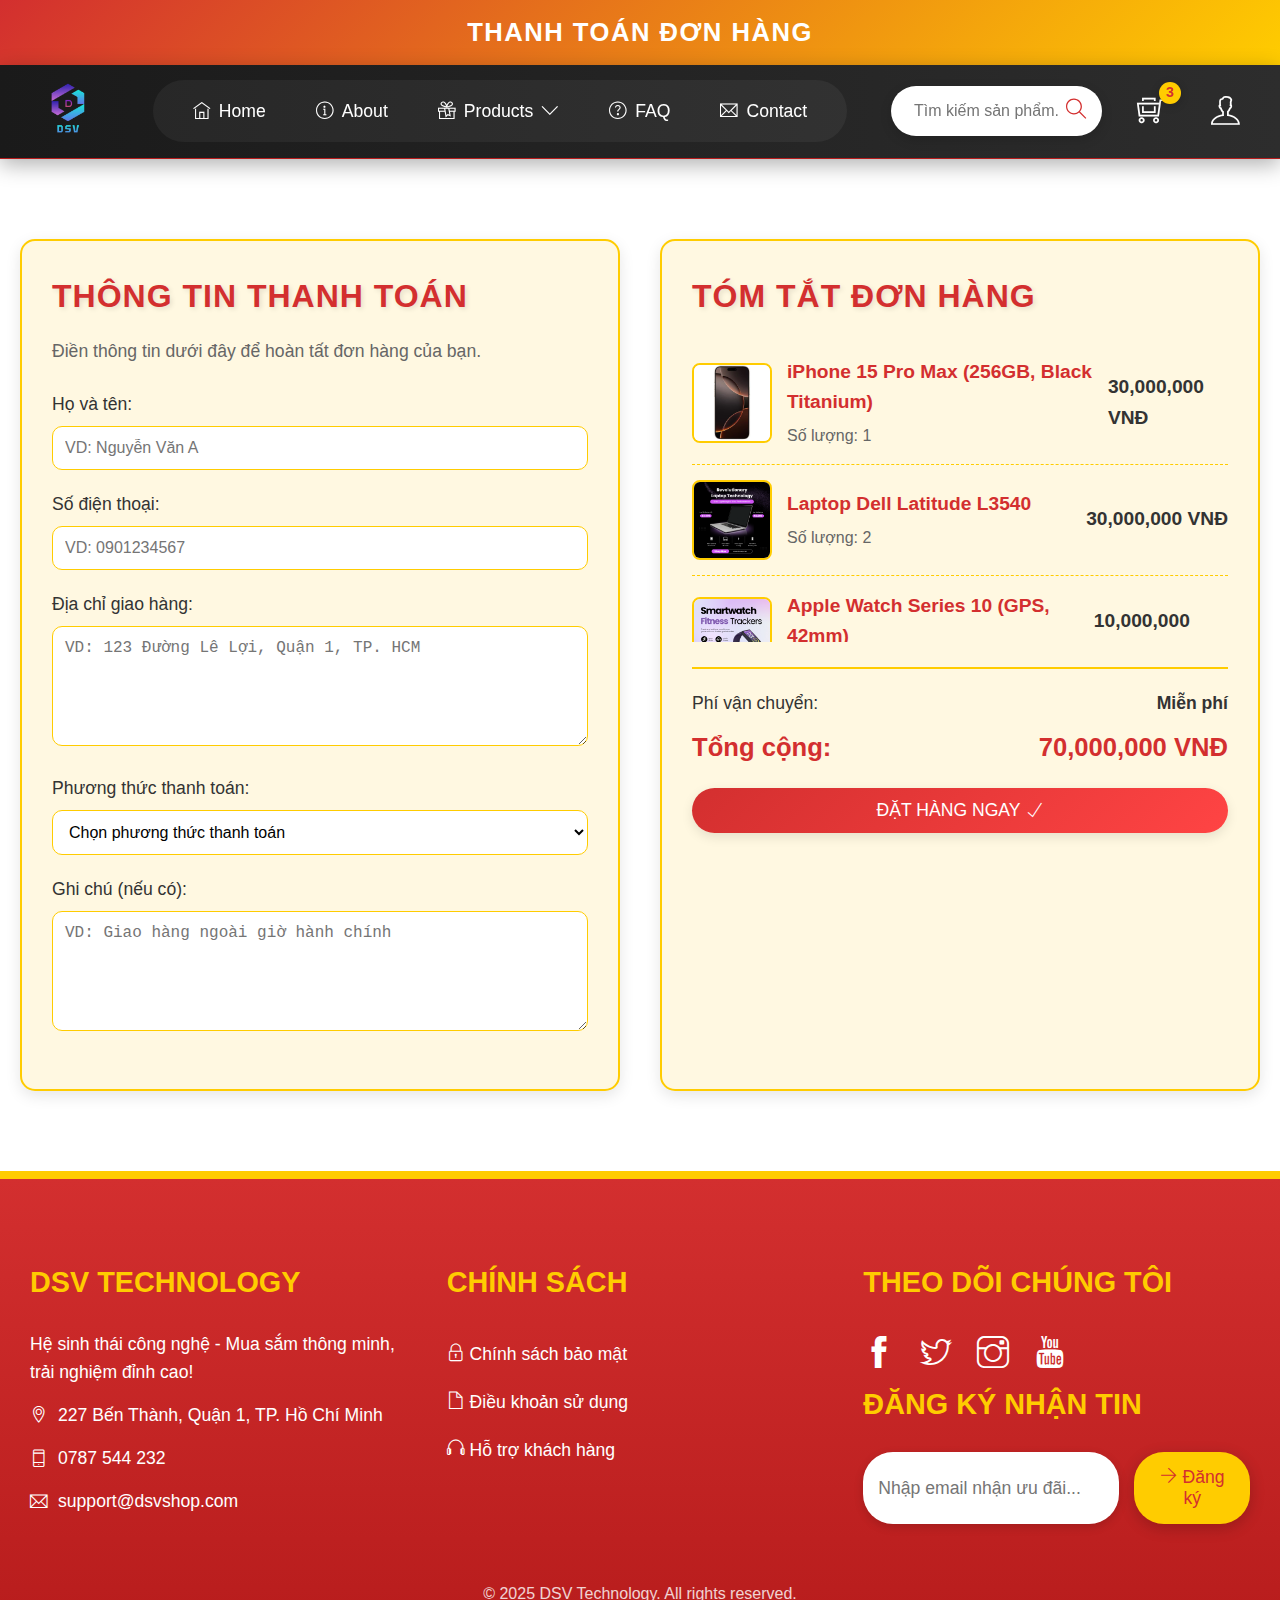
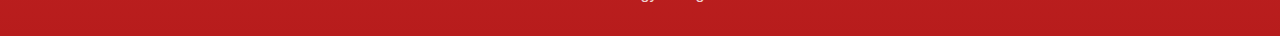
<file: checkout.html>
<!DOCTYPE html>
<html lang="en">
<head>
    <meta charset="UTF-8">
    <meta name="viewport" content="width=device-width, initial-scale=1.0">
    <title>Checkout | DSV Shop</title>
    <link rel="stylesheet" href="./style/css/style.css">
    <link rel="stylesheet" href="./style/css/checkout.css">
    <link rel="stylesheet" href="./style/icon/themify-icons-font/themify-icons/themify-icons.css">
    <link rel="icon" href="./img/DSVShop/LogoDSV.png">
</head>
<body>
    <div class="container">
        <!-- HEADING -->
        <div class="heading">Thanh Toán Đơn Hàng</div>

        <!-- HEADER (giữ nguyên từ trang home cải tiến) -->
        <header class="header">
            <nav class="navbar">
                <div class="logo">
                    <a href="index.html"><img src="./img/DSVShop/LogoDSV.png" alt="Logo DSV"></a>
                </div>
                <div class="nav-toggle">
                    <i class="ti-menu"></i>
                </div>
                <ul class="menu">
                    <li><a href="index.html"><i class="ti-home"></i> Home</a></li>
                    <li><a href="about.html"><i class="ti-info-alt"></i> About</a></li>
                    <li class="has-submenu">
                        <a href="products.html"><i class="ti-gift"></i> Products <i class="ti-angle-down"></i></a>
                        <ul class="submenu">
                            <li><a href="#"><i class="ti-bolt"></i> Flash Sale</a></li>
                            <li><a href="#"><i class="ti-medall-alt"></i> Best Seller</a></li>
                            <li><a href="#"><i class="ti-more"></i> More</a></li>
                        </ul>
                    </li>
                    <li><a href="faq.html"><i class="ti-help-alt"></i> FAQ</a></li>
                    <li><a href="contact.html"><i class="ti-email"></i> Contact</a></li>
                </ul>
                <div class="nav-icons">
                    <div class="search-box">
                        <input type="text" placeholder="Tìm kiếm sản phẩm...">
                        <button><i class="ti-search"></i></button>
                    </div>
                    <a href="cart.html" class="cart"><i class="ti-shopping-cart-full"></i> <span class="cart-count">3</span></a>
                    <div class="user-menu">
                        <a href="#" class="user"><i class="ti-user"></i></a>
                        <ul class="user-dropdown">
                            <li><a href="account.html"><i class="ti-user"></i> Tài khoản</a></li>
                            <li><a href="#" id="logout-btn"><i class="ti-shift-left"></i> Đăng xuất</a></li>
                        </ul>
                    </div>
                </div>
            </nav>
        </header>

        <!-- CHECKOUT SECTION -->
        <section class="checkout-section">
            <div class="checkout-container">
                <!-- Checkout Form -->
                <div class="checkout-form" id="checkoutForm">
                    <h2>Thông Tin Thanh Toán</h2>
                    <p>Điền thông tin dưới đây để hoàn tất đơn hàng của bạn.</p>
                    <form id="orderForm">
                        <div class="form-group">
                            <label for="fullname">Họ và tên:</label>
                            <input type="text" id="fullname" placeholder="VD: Nguyễn Văn A" required>
                        </div>
                        <div class="form-group">
                            <label for="phone">Số điện thoại:</label>
                            <input type="tel" id="phone" placeholder="VD: 0901234567" required>
                        </div>
                        <div class="form-group">
                            <label for="address">Địa chỉ giao hàng:</label>
                            <textarea id="address" placeholder="VD: 123 Đường Lê Lợi, Quận 1, TP. HCM" required></textarea>
                        </div>
                        <div class="form-group">
                            <label for="payment">Phương thức thanh toán:</label>
                            <select id="payment" required>
                                <option value="" disabled selected>Chọn phương thức thanh toán</option>
                                <option value="cod">Thanh toán khi nhận hàng (COD)</option>
                                <option value="bank">Chuyển khoản ngân hàng</option>
                                <option value="momo">Ví MoMo</option>
                                <option value="credit-card">Thẻ tín dụng/Thẻ ghi nợ</option>
                            </select>
                        </div>
                        <div class="form-group">
                            <label for="note">Ghi chú (nếu có):</label>
                            <textarea id="note" placeholder="VD: Giao hàng ngoài giờ hành chính"></textarea>
                        </div>
                    </form>
                </div>

                <!-- Checkout Summary -->
                <div class="checkout-summary">
                    <h2>Tóm Tắt Đơn Hàng</h2>
                    <div class="summary-items">
                        <div class="summary-item">
                            <div class="item-details">
                                <img src="./img/product/iphone/iphone-16-pro-max-titan-sa-mac-1-638638962337813406-750x500.jpg" alt="iPhone 15 Pro Max">
                                <div>
                                    <h4>iPhone 15 Pro Max (256GB, Black Titanium)</h4>
                                    <p>Số lượng: 1</p>
                                </div>
                            </div>
                            <span class="item-price">30,000,000 VNĐ</span>
                        </div>
                        <div class="summary-item">
                            <div class="item-details">
                                <img src="./img/product/Laptop.png" alt="Laptop Dell">
                                <div>
                                    <h4>Laptop Dell Latitude L3540</h4>
                                    <p>Số lượng: 2</p>
                                </div>
                            </div>
                            <span class="item-price">30,000,000 VNĐ</span>
                        </div>
                        <div class="summary-item">
                            <div class="item-details">
                                <img src="./img/product/DongHo.png" alt="Apple Watch">
                                <div>
                                    <h4>Apple Watch Series 10 (GPS, 42mm)</h4>
                                    <p>Số lượng: 1</p>
                                </div>
                            </div>
                            <span class="item-price">10,000,000 VNĐ</span>
                        </div>
                    </div>
                    <div class="summary-total">
                        <p>Phí vận chuyển: <span>Miễn phí</span></p>
                        <h3>Tổng cộng: <span id="totalPrice">70,000,000 VNĐ</span></h3>
                        <button class="place-order-btn" onclick="placeOrder()">Đặt hàng ngay <i class="ti-check"></i></button>
                    </div>
                </div>
            </div>
        </section>

        <!-- FOOTER (giữ nguyên từ trang home) -->
        <footer class="footer">
            <div class="footer-container">
                <div class="footer-about">
                    <h3>DSV Technology</h3>
                    <p>Hệ sinh thái công nghệ - Mua sắm thông minh, trải nghiệm đỉnh cao!</p>
                    <p><i class="ti-location-pin"></i> 227 Bến Thành, Quận 1, TP. Hồ Chí Minh</p>
                    <p><i class="ti-mobile"></i> 0787 544 232</p>
                    <p><i class="ti-email"></i> support@dsvshop.com</p>
                </div>
                <div class="footer-links">
                    <h3>Chính Sách</h3>
                    <ul>
                        <li><a href="#"><i class="ti-lock"></i> Chính sách bảo mật</a></li>
                        <li><a href="#"><i class="ti-file"></i> Điều khoản sử dụng</a></li>
                        <li><a href="#"><i class="ti-headphone"></i> Hỗ trợ khách hàng</a></li>
                    </ul>
                </div>
                <div class="footer-social">
                    <h3>Theo dõi chúng tôi</h3>
                    <div class="social-icons">
                        <a href="#"><i class="ti-facebook"></i></a>
                        <a href="#"><i class="ti-twitter"></i></a>
                        <a href="#"><i class="ti-instagram"></i></a>
                        <a href="#"><i class="ti-youtube"></i></a>
                    </div>
                    <h3>Đăng Ký Nhận Tin</h3>
                    <form class="newsletter-form">
                        <input type="email" placeholder="Nhập email nhận ưu đãi..." required>
                        <button type="submit"><i class="ti-arrow-right"></i> Đăng ký</button>
                    </form>
                </div>
            </div>
            <p class="copyright">© 2025 DSV Technology. All rights reserved.</p>
        </footer>
    </div>

    <!-- JavaScript cho toggle menu và xử lý đặt hàng -->
    <script>
        // Toggle menu trên mobile
        const navToggle = document.querySelector('.nav-toggle');
        const menu = document.querySelector('.menu');
        navToggle.addEventListener('click', () => {
            menu.classList.toggle('active');
        });

        // Xử lý đặt hàng
        function placeOrder() {
            const form = document.getElementById('orderForm');
            if (form.checkValidity()) {
                // Hiển thị thông báo đặt hàng thành công
                const checkoutForm = document.getElementById('checkoutForm');
                checkoutForm.innerHTML = `
                    <div class="success-message">
                        <h2>Đặt Hàng Thành Công!</h2>
                        <p>Cảm ơn bạn đã mua sắm tại DSV Shop. Đơn hàng của bạn đã được ghi nhận và sẽ sớm được xử lý.</p>
                        <a href="index.html" class="back-home-btn">Quay về trang chủ <i class="ti-arrow-right"></i></a>
                    </div>
                `;
            } else {
                form.reportValidity(); // Hiển thị lỗi nếu form chưa điền đầy đủ
            }
        }
    </script>
</body>
</html>
</file>
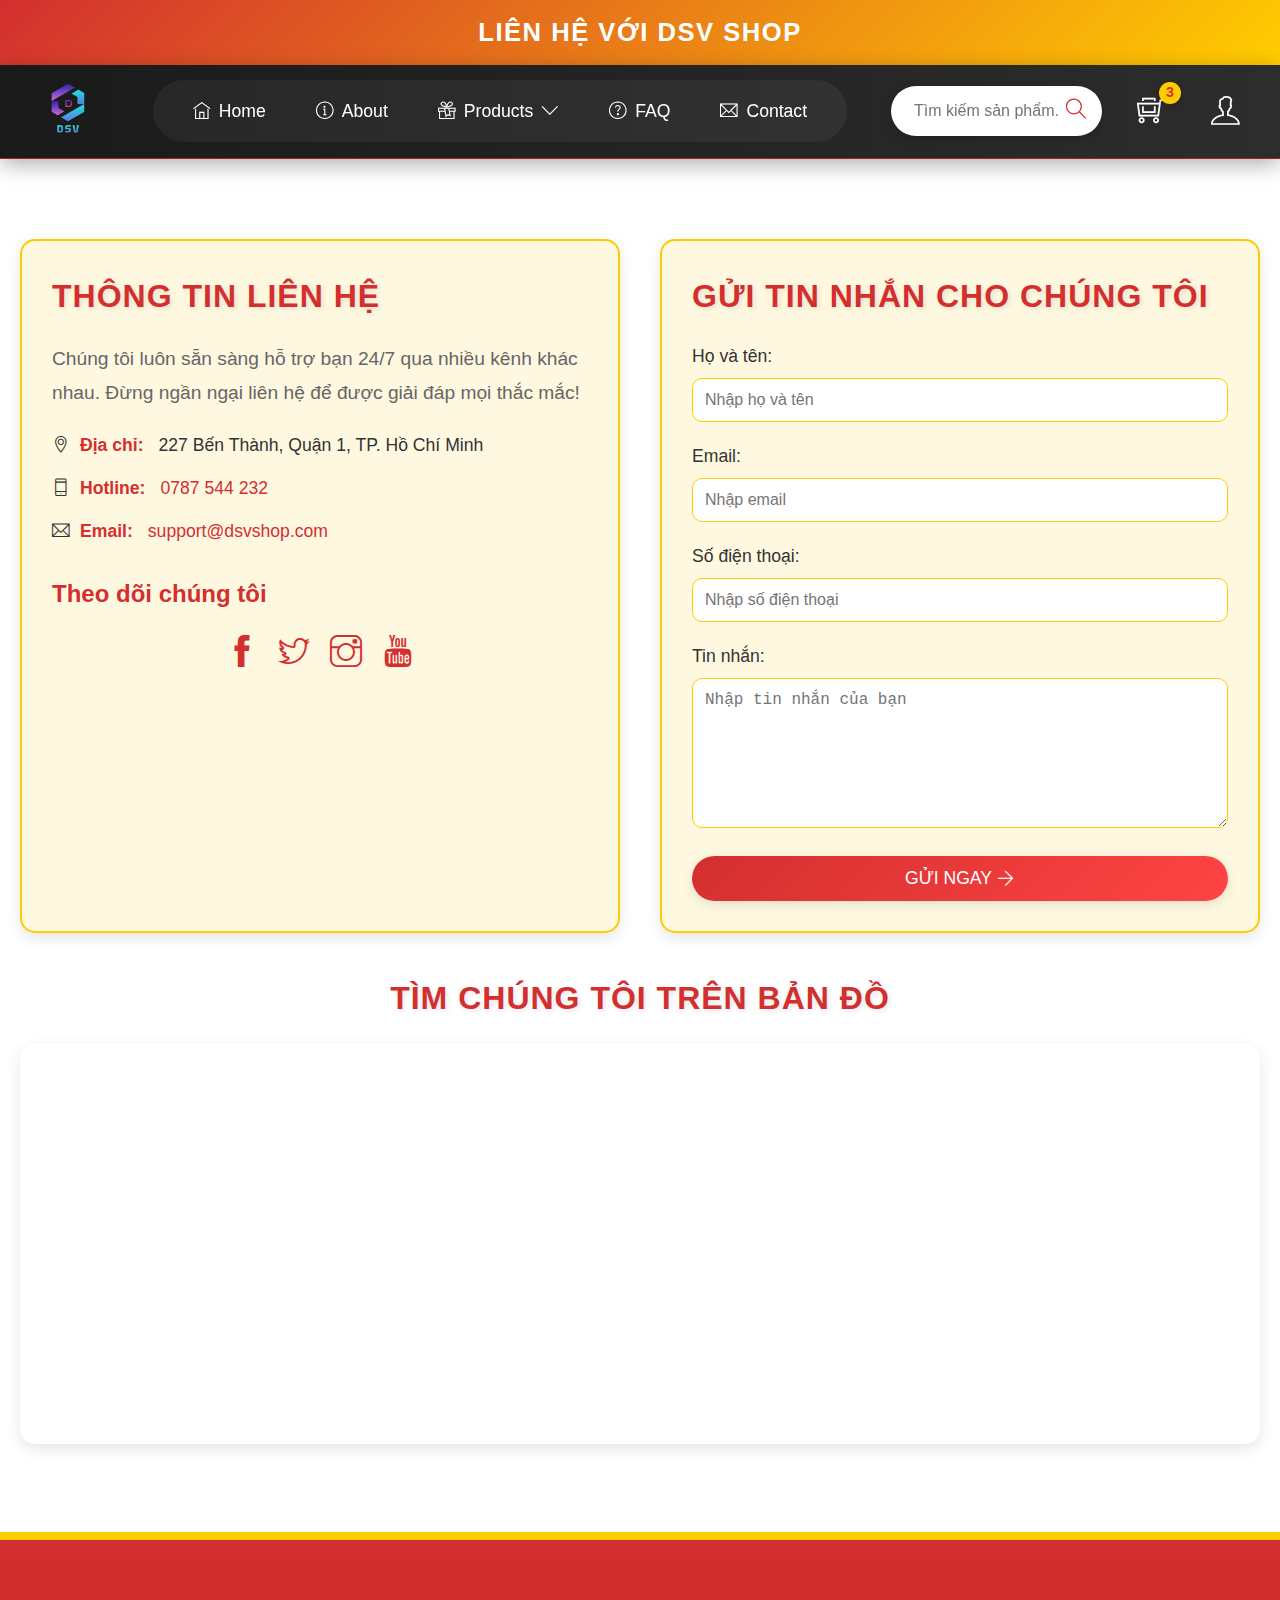
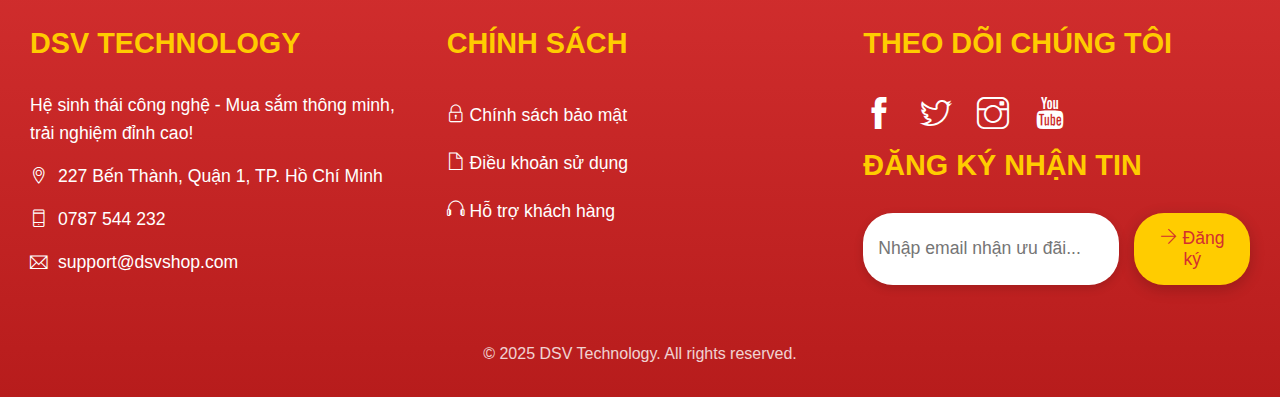
<file: contact.html>
<!DOCTYPE html>
<html lang="en">
<head>
    <meta charset="UTF-8">
    <meta name="viewport" content="width=device-width, initial-scale=1.0">
    <title>Contact | DSV Shop</title>
    <link rel="stylesheet" href="./style/css/style.css">
    <link rel="stylesheet" href="./style/css/contact.css">
    <link rel="stylesheet" href="./style/icon/themify-icons-font/themify-icons/themify-icons.css">
    <link rel="icon" href="./img/DSVShop/LogoDSV.png">
</head>
<body>
    <div class="container">
        <!-- HEADING -->
        <div class="heading">Liên Hệ Với DSV Shop</div>

        <!-- HEADER (giữ nguyên từ trang home cải tiến) -->
        <header class="header">
            <nav class="navbar">
                <div class="logo">
                    <a href="index.html"><img src="./img/DSVShop/LogoDSV.png" alt="Logo DSV"></a>
                </div>
                <div class="nav-toggle">
                    <i class="ti-menu"></i>
                </div>
                <ul class="menu">
                    <li><a href="index.html"><i class="ti-home"></i> Home</a></li>
                    <li><a href="about.html"><i class="ti-info-alt"></i> About</a></li>
                    <li class="has-submenu">
                        <a href="products.html"><i class="ti-gift"></i> Products <i class="ti-angle-down"></i></a>
                        <ul class="submenu">
                            <li><a href="#"><i class="ti-bolt"></i> Flash Sale</a></li>
                            <li><a href="#"><i class="ti-medall-alt"></i> Best Seller</a></li>
                            <li><a href="#"><i class="ti-more"></i> More</a></li>
                        </ul>
                    </li>
                    <li><a href="faq.html"><i class="ti-help-alt"></i> FAQ</a></li>
                    <li><a href="contact.html"><i class="ti-email"></i> Contact</a></li>
                </ul>
                <div class="nav-icons">
                    <div class="search-box">
                        <input type="text" placeholder="Tìm kiếm sản phẩm...">
                        <button><i class="ti-search"></i></button>
                    </div>
                    <a href="cart.html" class="cart"><i class="ti-shopping-cart-full"></i> <span class="cart-count">3</span></a>
                    <div class="user-menu">
                        <a href="#" class="user"><i class="ti-user"></i></a>
                        <ul class="user-dropdown">
                            <li><a href="login.html"><i class="ti-user"></i> Tài khoản</a></li>
                            <li><a href="login.html" id="logout-btn"><i class="ti-shift-left"></i> Đăng xuất</a></li>
                        </ul>
                    </div>
                </div>
            </nav>
        </header>

        <!-- CONTACT SECTION -->
        <section class="contact-section">
            <div class="contact-container">
                <div class="contact-info">
                    <h2>Thông Tin Liên Hệ</h2>
                    <p>Chúng tôi luôn sẵn sàng hỗ trợ bạn 24/7 qua nhiều kênh khác nhau. Đừng ngần ngại liên hệ để được giải đáp mọi thắc mắc!</p>
                    <ul>
                        <li><i class="ti-location-pin"></i> <strong>Địa chỉ:</strong> 227 Bến Thành, Quận 1, TP. Hồ Chí Minh</li>
                        <li><i class="ti-mobile"></i> <strong>Hotline:</strong> <a href="tel:0787544232">0787 544 232</a></li>
                        <li><i class="ti-email"></i> <strong>Email:</strong> <a href="mailto:support@dsvshop.com">support@dsvshop.com</a></li>
                    </ul>
                    <div class="social-links">
                        <h3>Theo dõi chúng tôi</h3>
                        <div class="social-icons">
                            <a href="#"><i class="ti-facebook"></i></a>
                            <a href="#"><i class="ti-twitter"></i></a>
                            <a href="#"><i class="ti-instagram"></i></a>
                            <a href="#"><i class="ti-youtube"></i></a>
                        </div>
                    </div>
                </div>
                <div class="contact-form">
                    <h2>Gửi Tin Nhắn Cho Chúng Tôi</h2>
                    <form>
                        <div class="form-group">
                            <label for="name">Họ và tên:</label>
                            <input type="text" id="name" placeholder="Nhập họ và tên" required>
                        </div>
                        <div class="form-group">
                            <label for="email">Email:</label>
                            <input type="email" id="email" placeholder="Nhập email" required>
                        </div>
                        <div class="form-group">
                            <label for="phone">Số điện thoại:</label>
                            <input type="tel" id="phone" placeholder="Nhập số điện thoại" required>
                        </div>
                        <div class="form-group">
                            <label for="message">Tin nhắn:</label>
                            <textarea id="message" placeholder="Nhập tin nhắn của bạn" required></textarea>
                        </div>
                        <button type="submit" class="submit-btn">Gửi ngay <i class="ti-arrow-right"></i></button>
                    </form>
                </div>
            </div>
            <!-- Map Section -->
            <div class="contact-map">
                <h2>Tìm Chúng Tôi Trên Bản Đồ</h2>
                <iframe src="https://www.google.com/maps/embed?pb=!1m18!1m12!1m3!1d3919.669883708589!2d106.69830821474894!3d10.759917092332!2m3!1f0!2f0!3f0!3m2!1i1024!2i768!4f13.1!3m3!1m2!1s0x31752f1b7c3ed289%3A0xa06651894598e9b!2sBen%20Thanh%20Market!5e0!3m2!1sen!2s!4v1698765432105!5m2!1sen!2s" width="100%" height="400" style="border:0; border-radius: 15px;" allowfullscreen="" loading="lazy"></iframe>
            </div>
        </section>

        <!-- FOOTER (giữ nguyên từ trang home) -->
        <footer class="footer">
            <div class="footer-container">
                <div class="footer-about">
                    <h3>DSV Technology</h3>
                    <p>Hệ sinh thái công nghệ - Mua sắm thông minh, trải nghiệm đỉnh cao!</p>
                    <p><i class="ti-location-pin"></i> 227 Bến Thành, Quận 1, TP. Hồ Chí Minh</p>
                    <p><i class="ti-mobile"></i> 0787 544 232</p>
                    <p><i class="ti-email"></i> support@dsvshop.com</p>
                </div>
                <div class="footer-links">
                    <h3>Chính Sách</h3>
                    <ul>
                        <li><a href="#"><i class="ti-lock"></i> Chính sách bảo mật</a></li>
                        <li><a href="#"><i class="ti-file"></i> Điều khoản sử dụng</a></li>
                        <li><a href="#"><i class="ti-headphone"></i> Hỗ trợ khách hàng</a></li>
                    </ul>
                </div>
                <div class="footer-social">
                    <h3>Theo dõi chúng tôi</h3>
                    <div class="social-icons">
                        <a href="#"><i class="ti-facebook"></i></a>
                        <a href="#"><i class="ti-twitter"></i></a>
                        <a href="#"><i class="ti-instagram"></i></a>
                        <a href="#"><i class="ti-youtube"></i></a>
                    </div>
                    <h3>Đăng Ký Nhận Tin</h3>
                    <form class="newsletter-form">
                        <input type="email" placeholder="Nhập email nhận ưu đãi..." required>
                        <button type="submit"><i class="ti-arrow-right"></i> Đăng ký</button>
                    </form>
                </div>
            </div>
            <p class="copyright">© 2025 DSV Technology. All rights reserved.</p>
        </footer>
    </div>

    <!-- JavaScript cho toggle menu trên mobile -->
    <script>
        const navToggle = document.querySelector('.nav-toggle');
        const menu = document.querySelector('.menu');
        navToggle.addEventListener('click', () => {
            menu.classList.toggle('active');
        });
    </script>
</body>
</html>
</file>
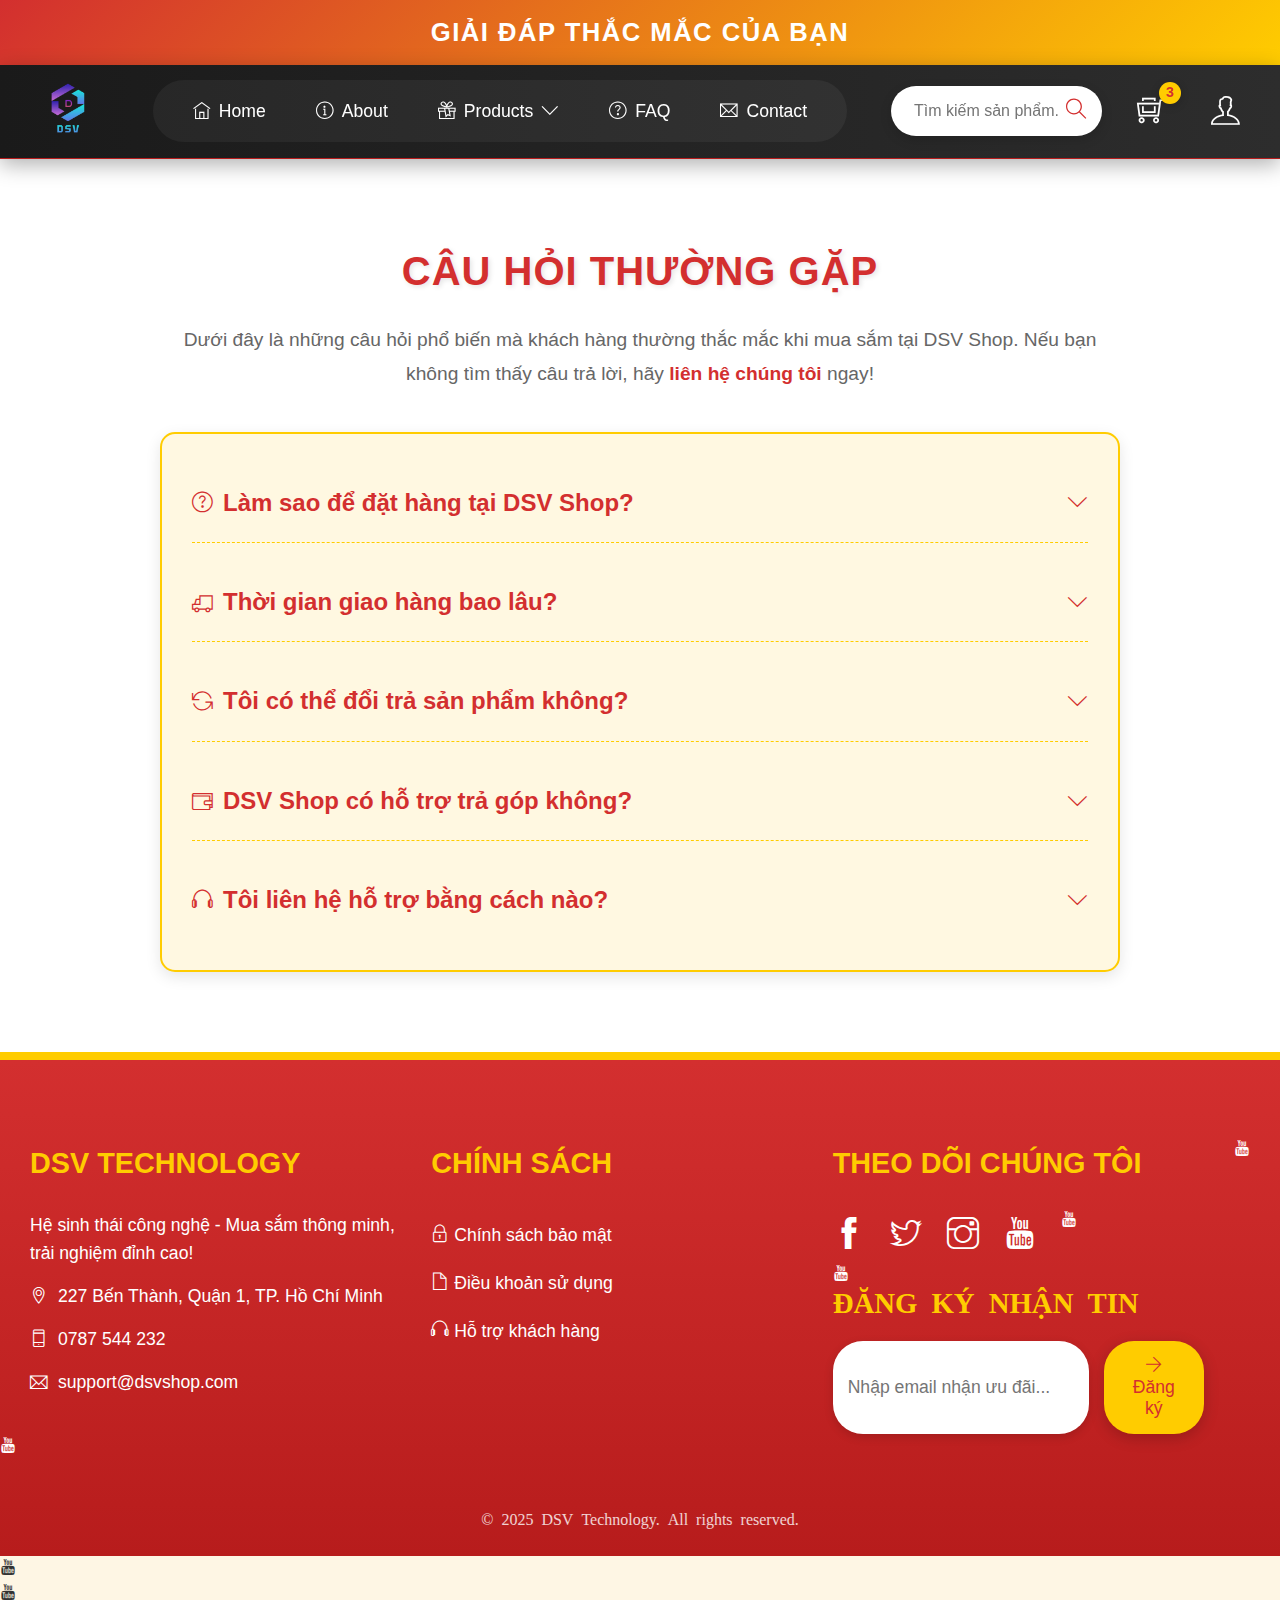
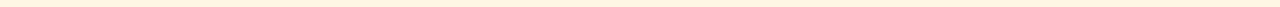
<file: faq.html>
<!DOCTYPE html>
<html lang="en">
<head>
    <meta charset="UTF-8">
    <meta name="viewport" content="width=device-width, initial-scale=1.0">
    <title>FAQ | DSV Shop</title>
    <link rel="stylesheet" href="./style/css/style.css">
    <link rel="stylesheet" href="./style/css/faq.css">
    <link rel="stylesheet" href="./style/icon/themify-icons-font/themify-icons/themify-icons.css">
    <link rel="icon" href="./img/DSVShop/LogoDSV.png">
</head>
<body>
    <div class="container">
        <!-- HEADING -->
        <div class="heading">Giải Đáp Thắc Mắc Của Bạn</div>

        <!-- HEADER (giữ nguyên từ trang home cải tiến) -->
        <header class="header">
            <nav class="navbar">
                <div class="logo">
                    <a href="index.html"><img src="./img/DSVShop/LogoDSV.png" alt="Logo DSV"></a>
                </div>
                <div class="nav-toggle">
                    <i class="ti-menu"></i>
                </div>
                <ul class="menu">
                    <li><a href="index.html"><i class="ti-home"></i> Home</a></li>
                    <li><a href="about.html"><i class="ti-info-alt"></i> About</a></li>
                    <li class="has-submenu">
                        <a href="products.html"><i class="ti-gift"></i> Products <i class="ti-angle-down"></i></a>
                        <ul class="submenu">
                            <li><a href="#"><i class="ti-bolt"></i> Flash Sale</a></li>
                            <li><a href="#"><i class="ti-medall-alt"></i> Best Seller</a></li>
                            <li><a href="#"><i class="ti-more"></i> More</a></li>
                        </ul>
                    </li>
                    <li><a href="faq.html"><i class="ti-help-alt"></i> FAQ</a></li>
                    <li><a href="contact.html"><i class="ti-email"></i> Contact</a></li>
                </ul>
                <div class="nav-icons">
                    <div class="search-box">
                        <input type="text" placeholder="Tìm kiếm sản phẩm...">
                        <button><i class="ti-search"></i></button>
                    </div>
                    <a href="cart.html" class="cart"><i class="ti-shopping-cart-full"></i> <span class="cart-count">3</span></a>
                    <div class="user-menu">
                        <a href="#" class="user"><i class="ti-user"></i></a>
                        <ul class="user-dropdown">
                            <li><a href="login.html"><i class="ti-user"></i> Tài khoản</a></li>
                            <li><a href="login.html" id="logout-btn"><i class="ti-shift-left"></i> Đăng xuất</a></li>
                        </ul>
                    </div>
                </div>
            </nav>
        </header>

        <!-- FAQ SECTION -->
        <section class="faq-section">
            <div class="faq-container">
                <h2>Câu Hỏi Thường Gặp</h2>
                <p>Dưới đây là những câu hỏi phổ biến mà khách hàng thường thắc mắc khi mua sắm tại DSV Shop. Nếu bạn không tìm thấy câu trả lời, hãy <a href="contact.html">liên hệ chúng tôi</a> ngay!</p>
                <div class="faq-list">
                    <div class="faq-item">
                        <div class="faq-question">
                            <h3><i class="ti-help-alt"></i> Làm sao để đặt hàng tại DSV Shop?</h3>
                            <i class="ti-angle-down"></i>
                        </div>
                        <div class="faq-answer">
                            <p>Đặt hàng tại DSV Shop rất dễ! Bạn chỉ cần:</p>
                            <ul>
                                <li>Truy cập <a href="products.html">danh mục sản phẩm</a>.</li>
                                <li>Chọn sản phẩm yêu thích và nhấn "Thêm vào giỏ".</li>
                                <li>Vào giỏ hàng, điền thông tin giao hàng và chọn phương thức thanh toán.</li>
                            </ul>
                            <p>Chỉ vài bước đơn giản, sản phẩm sẽ được giao đến tay bạn nhanh chóng!</p>
                        </div>
                    </div>
                    <div class="faq-item">
                        <div class="faq-question">
                            <h3><i class="ti-truck"></i> Thời gian giao hàng bao lâu?</h3>
                            <i class="ti-angle-down"></i>
                        </div>
                        <div class="faq-answer">
                            <p>Thời gian giao hàng phụ thuộc vào địa điểm của bạn:</p>
                            <ul>
                                <li><strong>TP.HCM:</strong> 1-2 ngày làm việc.</li>
                                <li><strong>Các tỉnh khác:</strong> 3-5 ngày làm việc.</li>
                            </ul>
                            <p>Chúng tôi cung cấp giao hàng miễn phí toàn quốc và cập nhật trạng thái đơn hàng liên tục!</p>
                        </div>
                    </div>
                    <div class="faq-item">
                        <div class="faq-question">
                            <h3><i class="ti-reload"></i> Tôi có thể đổi trả sản phẩm không?</h3>
                            <i class="ti-angle-down"></i>
                        </div>
                        <div class="faq-answer">
                            <p>Có chứ! DSV Shop hỗ trợ đổi trả trong vòng 7 ngày nếu:</p>
                            <ul>
                                <li>Sản phẩm bị lỗi kỹ thuật từ nhà sản xuất.</li>
                                <li>Sản phẩm không đúng như mô tả trên website.</li>
                            </ul>
                            <p>Xem chi tiết tại <a href="#">Chính sách đổi trả</a> hoặc liên hệ hotline 0787 544 232.</p>
                        </div>
                    </div>
                    <div class="faq-item">
                        <div class="faq-question">
                            <h3><i class="ti-wallet"></i> DSV Shop có hỗ trợ trả góp không?</h3>
                            <i class="ti-angle-down"></i>
                        </div>
                        <div class="faq-answer">
                            <p>Hiện tại, chúng tôi chưa hỗ trợ trả góp trực tiếp, nhưng bạn có thể:</p>
                            <ul>
                                <li>Sử dụng thẻ tín dụng để thanh toán qua các chương trình trả góp của ngân hàng.</li>
                                <li>Liên hệ đội ngũ hỗ trợ để được tư vấn thêm.</li>
                            </ul>
                            <p>Chúng tôi đang phát triển dịch vụ trả góp, sẽ sớm ra mắt trong tương lai gần!</p>
                        </div>
                    </div>
                    <div class="faq-item">
                        <div class="faq-question">
                            <h3><i class="ti-headphone"></i> Tôi liên hệ hỗ trợ bằng cách nào?</h3>
                            <i class="ti-angle-down"></i>
                        </div>
                        <div class="faq-answer">
                            <p>Bạn có thể liên hệ chúng tôi qua nhiều kênh:</p>
                            <ul>
                                <li><strong>Email:</strong> support@dsvshop.com</li>
                                <li><strong>Hotline:</strong> 0787 544 232 (24/7)</li>
                                <li><strong>Trang liên hệ:</strong> <a href="contact.html">Click đây</a></li>
                            </ul>
                            <p>Đội ngũ của chúng tôi luôn sẵn sàng giải đáp mọi thắc mắc của bạn!</p>
                        </div>
                    </div>
                </div>
            </div>
        </section>

        <!-- FOOTER (giữ nguyên từ trang home) -->
        <footer class="footer">
            <div class="footer-container">
                <div class="footer-about">
                    <h3>DSV Technology</h3>
                    <p>Hệ sinh thái công nghệ - Mua sắm thông minh, trải nghiệm đỉnh cao!</p>
                    <p><i class="ti-location-pin"></i> 227 Bến Thành, Quận 1, TP. Hồ Chí Minh</p>
                    <p><i class="ti-mobile"></i> 0787 544 232</p>
                    <p><i class="ti-email"></i> support@dsvshop.com</p>
                </div>
                <div class="footer-links">
                    <h3>Chính Sách</h3>
                    <ul>
                        <li><a href="#"><i class="ti-lock"></i> Chính sách bảo mật</a></li>
                        <li><a href="#"><i class="ti-file"></i> Điều khoản sử dụng</a></li>
                        <li><a href="#"><i class="ti-headphone"></i> Hỗ trợ khách hàng</a></li>
                    </ul>
                </div>
                <div class="footer-social">
                    <h3>Theo dõi chúng tôi</h3>
                    <div class="social-icons">
                        <a href="#"><i class="ti-facebook"></i></a>
                        <a href="#"><i class="ti-twitter"></i></a>
                        <a href="#"><i class="ti-instagram"></i></a>
                        <a href="#"><i class="ti-youtube"></a>
                    </div>
                    <h3>Đăng Ký Nhận Tin</h3>
                    <form class="newsletter-form">
                        <input type="email" placeholder="Nhập email nhận ưu đãi..." required>
                        <button type="submit"><i class="ti-arrow-right"></i> Đăng ký</button>
                    </form>
                </div>
            </div>
            <p class="copyright">© 2025 DSV Technology. All rights reserved.</p>
        </footer>
    </div>

    <!-- JavaScript cho accordion và toggle menu -->
    <script>
        // Toggle menu trên mobile
        const navToggle = document.querySelector('.nav-toggle');
        const menu = document.querySelector('.menu');
        navToggle.addEventListener('click', () => {
            menu.classList.toggle('active');
        });

        // Accordion
        document.querySelectorAll('.faq-question').forEach(item => {
            item.addEventListener('click', () => {
                const answer = item.nextElementSibling;
                const icon = item.querySelector('.ti-angle-down, .ti-angle-up');
                if (answer.style.maxHeight) {
                    answer.style.maxHeight = null;
                    icon.classList.remove('ti-angle-up');
                    icon.classList.add('ti-angle-down');
                } else {
                    answer.style.maxHeight = answer.scrollHeight + 'px';
                    icon.classList.remove('ti-angle-down');
                    icon.classList.add('ti-angle-up');
                }
            });
        });
    </script>
</body>
</html>
</file>
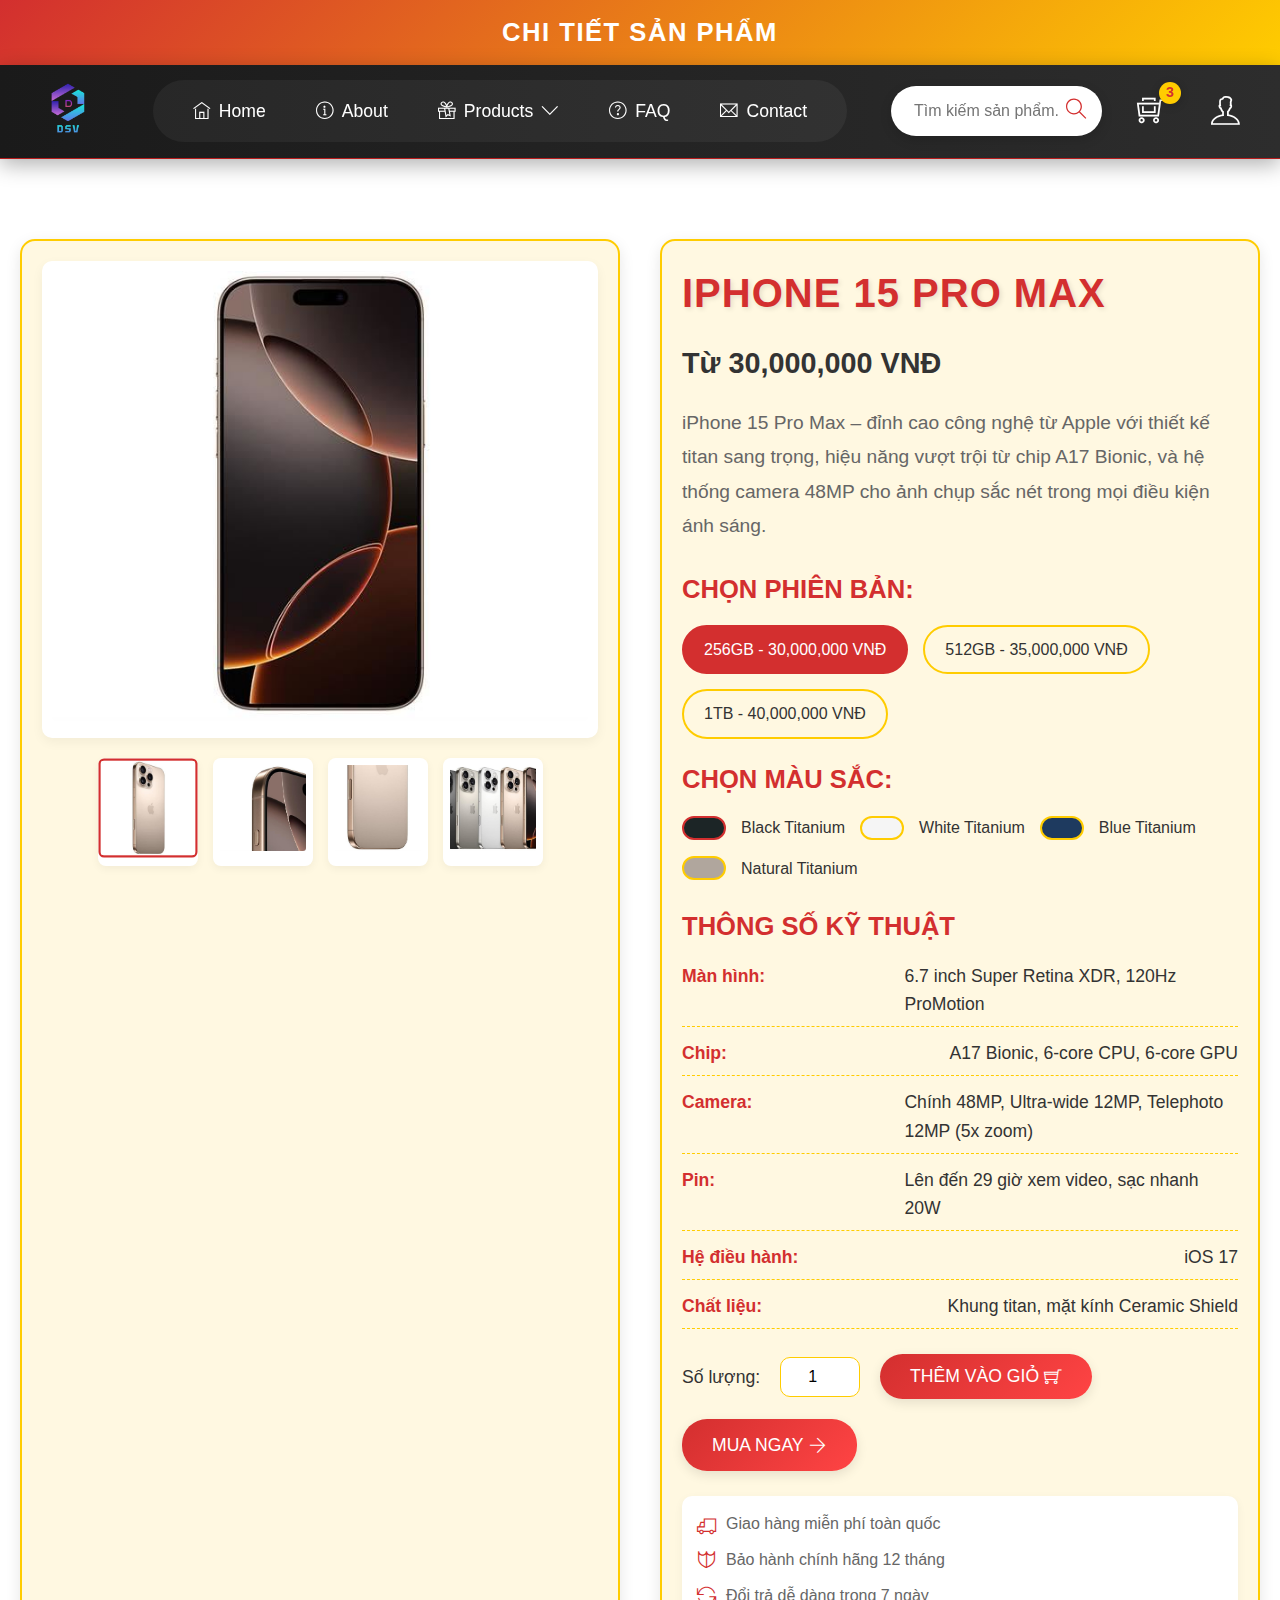
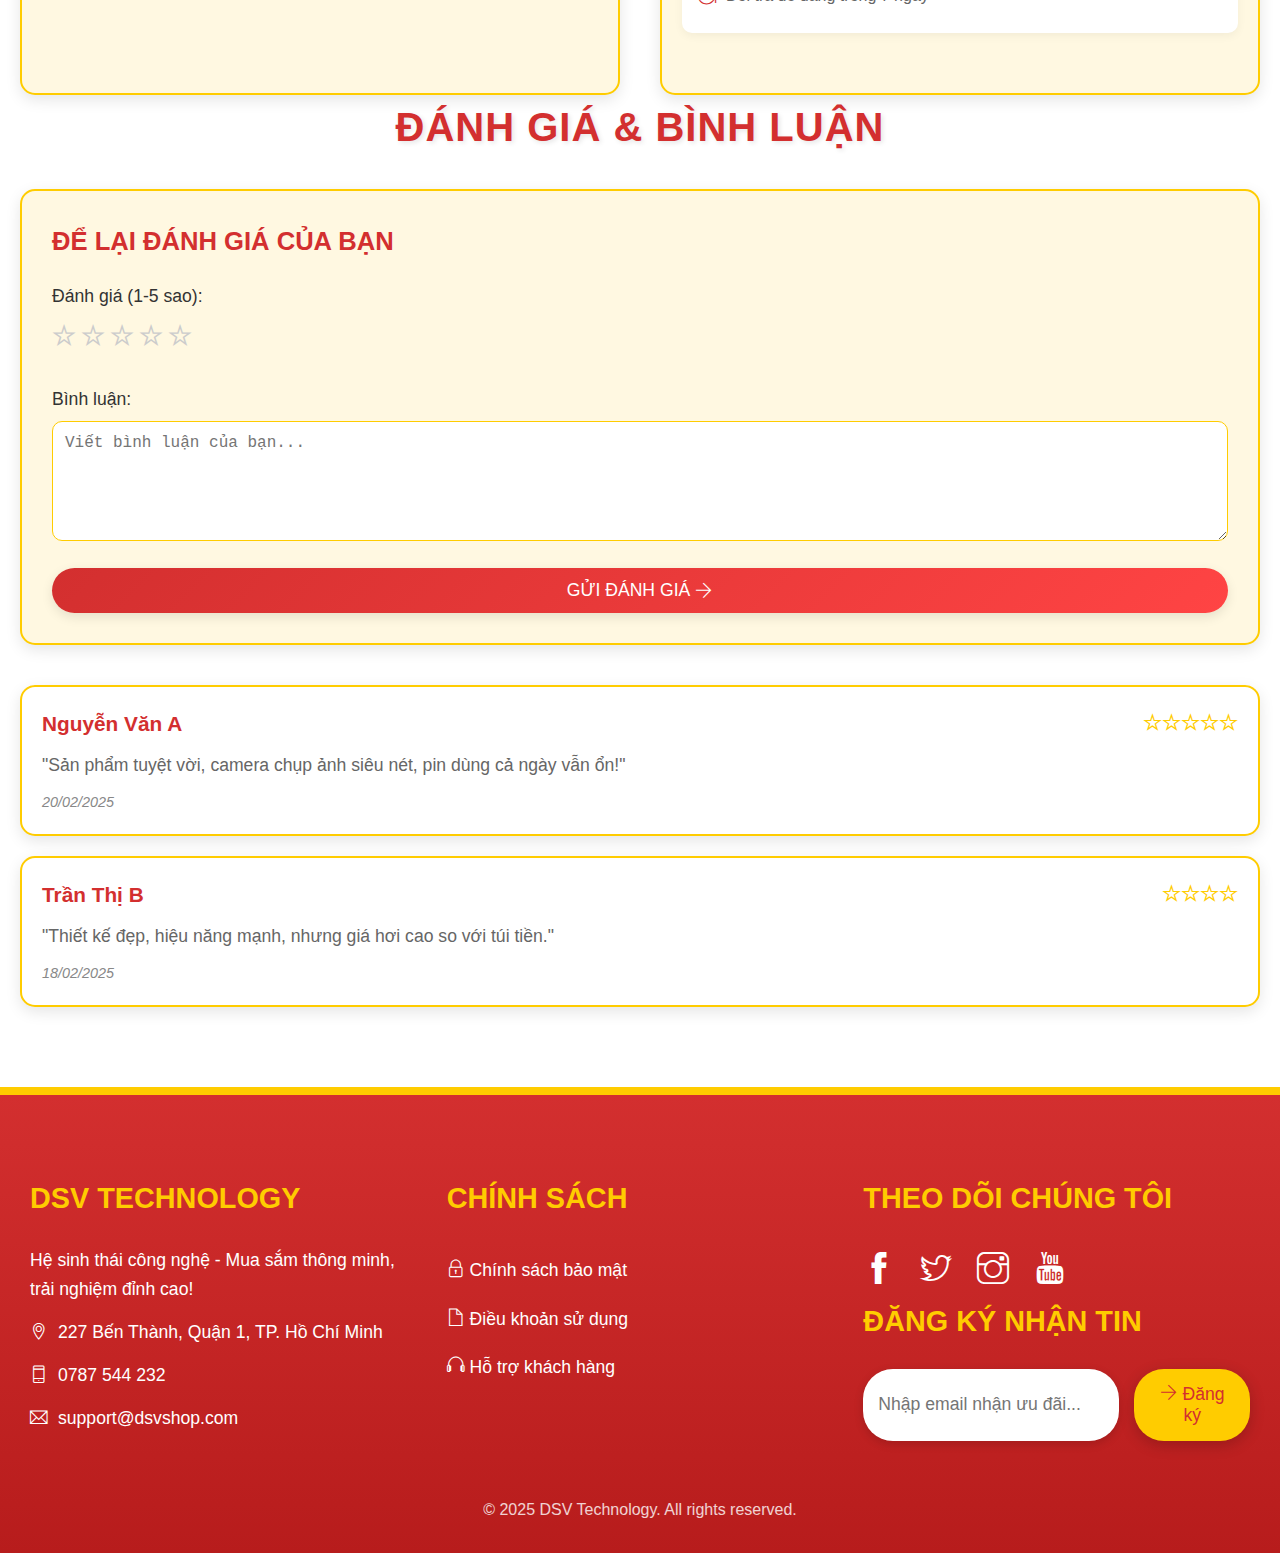
<file: infoproduct.html>
<!DOCTYPE html>
<html lang="en">
<head>
    <meta charset="UTF-8">
    <meta name="viewport" content="width=device-width, initial-scale=1.0">
    <title>iPhone 15 Pro Max | DSV Shop</title>
    <link rel="stylesheet" href="./style/css/infoproduct.css">
    <link rel="stylesheet" href="./style/css/style.css">
    <link rel="stylesheet" href="./style/icon/themify-icons-font/themify-icons/themify-icons.css">
    <link rel="icon" href="./img/DSVShop/LogoDSV.png">
</head>
<body>
    <div class="container">
        <!-- HEADING -->
        <div class="heading">Chi Tiết Sản Phẩm</div>

        <!-- HEADER (giữ nguyên từ trang home cải tiến) -->
        <header class="header">
            <nav class="navbar">
                <div class="logo">
                    <a href="index.html"><img src="./img/DSVShop/LogoDSV.png" alt="Logo DSV"></a>
                </div>
                <div class="nav-toggle">
                    <i class="ti-menu"></i>
                </div>
                <ul class="menu">
                    <li><a href="index.html"><i class="ti-home"></i> Home</a></li>
                    <li><a href="about.html"><i class="ti-info-alt"></i> About</a></li>
                    <li class="has-submenu">
                        <a href="products.html"><i class="ti-gift"></i> Products <i class="ti-angle-down"></i></a>
                        <ul class="submenu">
                            <li><a href="#"><i class="ti-bolt"></i> Flash Sale</a></li>
                            <li><a href="#"><i class="ti-medall-alt"></i> Best Seller</a></li>
                            <li><a href="#"><i class="ti-more"></i> More</a></li>
                        </ul>
                    </li>
                    <li><a href="faq.html"><i class="ti-help-alt"></i> FAQ</a></li>
                    <li><a href="contact.html"><i class="ti-email"></i> Contact</a></li>
                </ul>
                <div class="nav-icons">
                    <div class="search-box">
                        <input type="text" placeholder="Tìm kiếm sản phẩm...">
                        <button><i class="ti-search"></i></button>
                    </div>
                    <a href="cart.html" class="cart"><i class="ti-shopping-cart-full"></i> <span class="cart-count">3</span></a>
                    <div class="user-menu">
                        <a href="#" class="user"><i class="ti-user"></i></a>
                        <ul class="user-dropdown">
                            <li><a href="account.html"><i class="ti-user"></i> Tài khoản</a></li>
                            <li><a href="#" id="logout-btn"><i class="ti-shift-left"></i> Đăng xuất</a></li>
                        </ul>
                    </div>
                </div>
            </nav>
        </header>

        <!-- PRODUCT DETAIL SECTION -->
        <section class="product-detail-section">
            <div class="product-detail-container">
                <!-- Product Images -->
                <div class="product-images">
                    <div class="main-image-container">
                        <img src="./img/product/iphone/iphone-16-pro-max-titan-sa-mac-1-638638962337813406-750x500.jpg" alt="iPhone 15 Pro Max Main" id="mainImage">
                    </div>
                    <div class="thumbnail-gallery">
                        <div class="thumbnail-wrapper">
                            <img src="./img/product/iphone/iphone-16-pro-max-titan-sa-mac-2-638638962343879149-750x500.jpg" alt="Thumbnail 1" class="thumbnail active" onclick="changeImage(this)">
                        </div>
                        <div class="thumbnail-wrapper">
                            <img src="./img/product/iphone/iphone-16-pro-max-titan-sa-mac-3-638638962351331027-750x500.jpg" alt="Thumbnail 2" class="thumbnail" onclick="changeImage(this)">
                        </div>
                        <div class="thumbnail-wrapper">
                            <img src="./img/product/iphone/iphone-16-pro-max-titan-sa-mac-4-638638962357240755-750x500.jpg" alt="Thumbnail 3" class="thumbnail" onclick="changeImage(this)">
                        </div>
                        <div class="thumbnail-wrapper">
                            <img src="./img/product/iphone/iphone-16-pro-max-titan-sa-mac-5-638638962363556047-750x500.jpg" alt="Thumbnail 4" class="thumbnail" onclick="changeImage(this)">
                        </div>
                    </div>
                </div>

                <!-- Product Info -->
                <div class="product-info">
                    <h1>iPhone 15 Pro Max</h1>
                    <p class="price">Từ 30,000,000 VNĐ</p>
                    <p class="description">iPhone 15 Pro Max – đỉnh cao công nghệ từ Apple với thiết kế titan sang trọng, hiệu năng vượt trội từ chip A17 Bionic, và hệ thống camera 48MP cho ảnh chụp sắc nét trong mọi điều kiện ánh sáng.</p>
                    
                    <!-- Variant Selection -->
                    <div class="product-variants">
                        <h3>Chọn phiên bản:</h3>
                        <div class="variant-options">
                            <label class="variant-option">
                                <input type="radio" name="variant" value="256GB" checked onchange="updatePrice()">
                                <span>256GB - 30,000,000 VNĐ</span>
                            </label>
                            <label class="variant-option">
                                <input type="radio" name="variant" value="512GB" onchange="updatePrice()">
                                <span>512GB - 35,000,000 VNĐ</span>
                            </label>
                            <label class="variant-option">
                                <input type="radio" name="variant" value="1TB" onchange="updatePrice()">
                                <span>1TB - 40,000,000 VNĐ</span>
                            </label>
                        </div>
                        <h3>Chọn màu sắc:</h3>
                        <div class="color-options">
                            <label class="color-option">
                                <input type="radio" name="color" value="Black Titanium" checked>
                                <span class="color-circle" style="background: #1c2526;"></span> Black Titanium
                            </label>
                            <label class="color-option">
                                <input type="radio" name="color" value="White Titanium">
                                <span class="color-circle" style="background: #f5f5f5;"></span> White Titanium
                            </label>
                            <label class="color-option">
                                <input type="radio" name="color" value="Blue Titanium">
                                <span class="color-circle" style="background: #1e3a5f;"></span> Blue Titanium
                            </label>
                            <label class="color-option">
                                <input type="radio" name="color" value="Natural Titanium">
                                <span class="color-circle" style="background: #b0a69d;"></span> Natural Titanium
                            </label>
                        </div>
                    </div>

                    <!-- Specs -->
                    <div class="product-specs">
                        <h3>Thông số kỹ thuật</h3>
                        <ul>
                            <li><strong>Màn hình:</strong> 6.7 inch Super Retina XDR, 120Hz ProMotion</li>
                            <li><strong>Chip:</strong> A17 Bionic, 6-core CPU, 6-core GPU</li>
                            <li><strong>Camera:</strong> Chính 48MP, Ultra-wide 12MP, Telephoto 12MP (5x zoom)</li>
                            <li><strong>Pin:</strong> Lên đến 29 giờ xem video, sạc nhanh 20W</li>
                            <li><strong>Hệ điều hành:</strong> iOS 17</li>
                            <li><strong>Chất liệu:</strong> Khung titan, mặt kính Ceramic Shield</li>
                        </ul>
                    </div>

                    <!-- Actions -->
                    <div class="product-actions">
                        <label for="quantity">Số lượng:</label>
                        <input type="number" id="quantity" value="1" min="1" class="quantity">
                        <button class="add-to-cart-btn">Thêm vào giỏ <i class="ti-shopping-cart"></i></button>
                        <a href="checkout.html" class="buy-now-btn">Mua ngay <i class="ti-arrow-right"></i></a>
                    </div>

                    <!-- Additional Info -->
                    <div class="additional-info">
                        <p><i class="ti-truck"></i> Giao hàng miễn phí toàn quốc</p>
                        <p><i class="ti-shield"></i> Bảo hành chính hãng 12 tháng</p>
                        <p><i class="ti-reload"></i> Đổi trả dễ dàng trong 7 ngày</p>
                    </div>
                </div>
            </div>

            <!-- Comments and Reviews Section -->
            <div class="reviews-section">
                <h2>Đánh Giá & Bình Luận</h2>
                <div class="review-form">
                    <h3>Để lại đánh giá của bạn</h3>
                    <form>
                        <div class="form-group">
                            <label for="rating">Đánh giá (1-5 sao):</label>
                            <div class="star-rating">
                                <input type="radio" id="star5" name="rating" value="5" required><label for="star5"><i class="ti-star"></i></label>
                                <input type="radio" id="star4" name="rating" value="4"><label for="star4"><i class="ti-star"></i></label>
                                <input type="radio" id="star3" name="rating" value="3"><label for="star3"><i class="ti-star"></i></label>
                                <input type="radio" id="star2" name="rating" value="2"><label for="star2"><i class="ti-star"></i></label>
                                <input type="radio" id="star1" name="rating" value="1"><label for="star1"><i class="ti-star"></i></label>
                            </div>
                        </div>
                        <div class="form-group">
                            <label for="comment">Bình luận:</label>
                            <textarea id="comment" placeholder="Viết bình luận của bạn..." required></textarea>
                        </div>
                        <button type="submit" class="submit-review-btn">Gửi đánh giá <i class="ti-arrow-right"></i></button>
                    </form>
                </div>
                <div class="review-list">
                    <div class="review-item">
                        <div class="review-header">
                            <h4>Nguyễn Văn A</h4>
                            <span class="review-rating"><i class="ti-star"></i><i class="ti-star"></i><i class="ti-star"></i><i class="ti-star"></i><i class="ti-star"></i></span>
                        </div>
                        <p>"Sản phẩm tuyệt vời, camera chụp ảnh siêu nét, pin dùng cả ngày vẫn ổn!"</p>
                        <span class="review-date">20/02/2025</span>
                    </div>
                    <div class="review-item">
                        <div class="review-header">
                            <h4>Trần Thị B</h4>
                            <span class="review-rating"><i class="ti-star"></i><i class="ti-star"></i><i class="ti-star"></i><i class="ti-star"></i><i class="ti-star-half"></i></span>
                        </div>
                        <p>"Thiết kế đẹp, hiệu năng mạnh, nhưng giá hơi cao so với túi tiền."</p>
                        <span class="review-date">18/02/2025</span>
                    </div>
                </div>
            </div>
        </section>

        <!-- FOOTER (giữ nguyên từ trang home) -->
        <footer class="footer">
            <div class="footer-container">
                <div class="footer-about">
                    <h3>DSV Technology</h3>
                    <p>Hệ sinh thái công nghệ - Mua sắm thông minh, trải nghiệm đỉnh cao!</p>
                    <p><i class="ti-location-pin"></i> 227 Bến Thành, Quận 1, TP. Hồ Chí Minh</p>
                    <p><i class="ti-mobile"></i> 0787 544 232</p>
                    <p><i class="ti-email"></i> support@dsvshop.com</p>
                </div>
                <div class="footer-links">
                    <h3>Chính Sách</h3>
                    <ul>
                        <li><a href="#"><i class="ti-lock"></i> Chính sách bảo mật</a></li>
                        <li><a href="#"><i class="ti-file"></i> Điều khoản sử dụng</a></li>
                        <li><a href="#"><i class="ti-headphone"></i> Hỗ trợ khách hàng</a></li>
                    </ul>
                </div>
                <div class="footer-social">
                    <h3>Theo dõi chúng tôi</h3>
                    <div class="social-icons">
                        <a href="#"><i class="ti-facebook"></i></a>
                        <a href="#"><i class="ti-twitter"></i></a>
                        <a href="#"><i class="ti-instagram"></i></a>
                        <a href="#"><i class="ti-youtube"></i></a>
                    </div>
                    <h3>Đăng Ký Nhận Tin</h3>
                    <form class="newsletter-form">
                        <input type="email" placeholder="Nhập email nhận ưu đãi..." required>
                        <button type="submit"><i class="ti-arrow-right"></i> Đăng ký</button>
                    </form>
                </div>
            </div>
            <p class="copyright">© 2025 DSV Technology. All rights reserved.</p>
        </footer>
    </div>

    <!-- JavaScript cho gallery ảnh, cập nhật giá, và toggle menu -->
    <script>
        // Toggle menu trên mobile
        const navToggle = document.querySelector('.nav-toggle');
        const menu = document.querySelector('.menu');
        navToggle.addEventListener('click', () => {
            menu.classList.toggle('active');
        });

        // Đổi ảnh chính khi click thumbnail
        function changeImage(thumbnail) {
            const mainImage = document.getElementById('mainImage');
            mainImage.src = thumbnail.src;
            document.querySelectorAll('.thumbnail').forEach(img => img.classList.remove('active'));
            thumbnail.classList.add('active');
        }

        // Cập nhật giá khi chọn phiên bản
        function updatePrice() {
            const variants = {
                '256GB': '30,000,000 VNĐ',
                '512GB': '35,000,000 VNĐ',
                '1TB': '40,000,000 VNĐ'
            };
            const selectedVariant = document.querySelector('input[name="variant"]:checked').value;
            document.querySelector('.price').textContent = variants[selectedVariant];
        }
    </script>
</body>
</html>
</file>
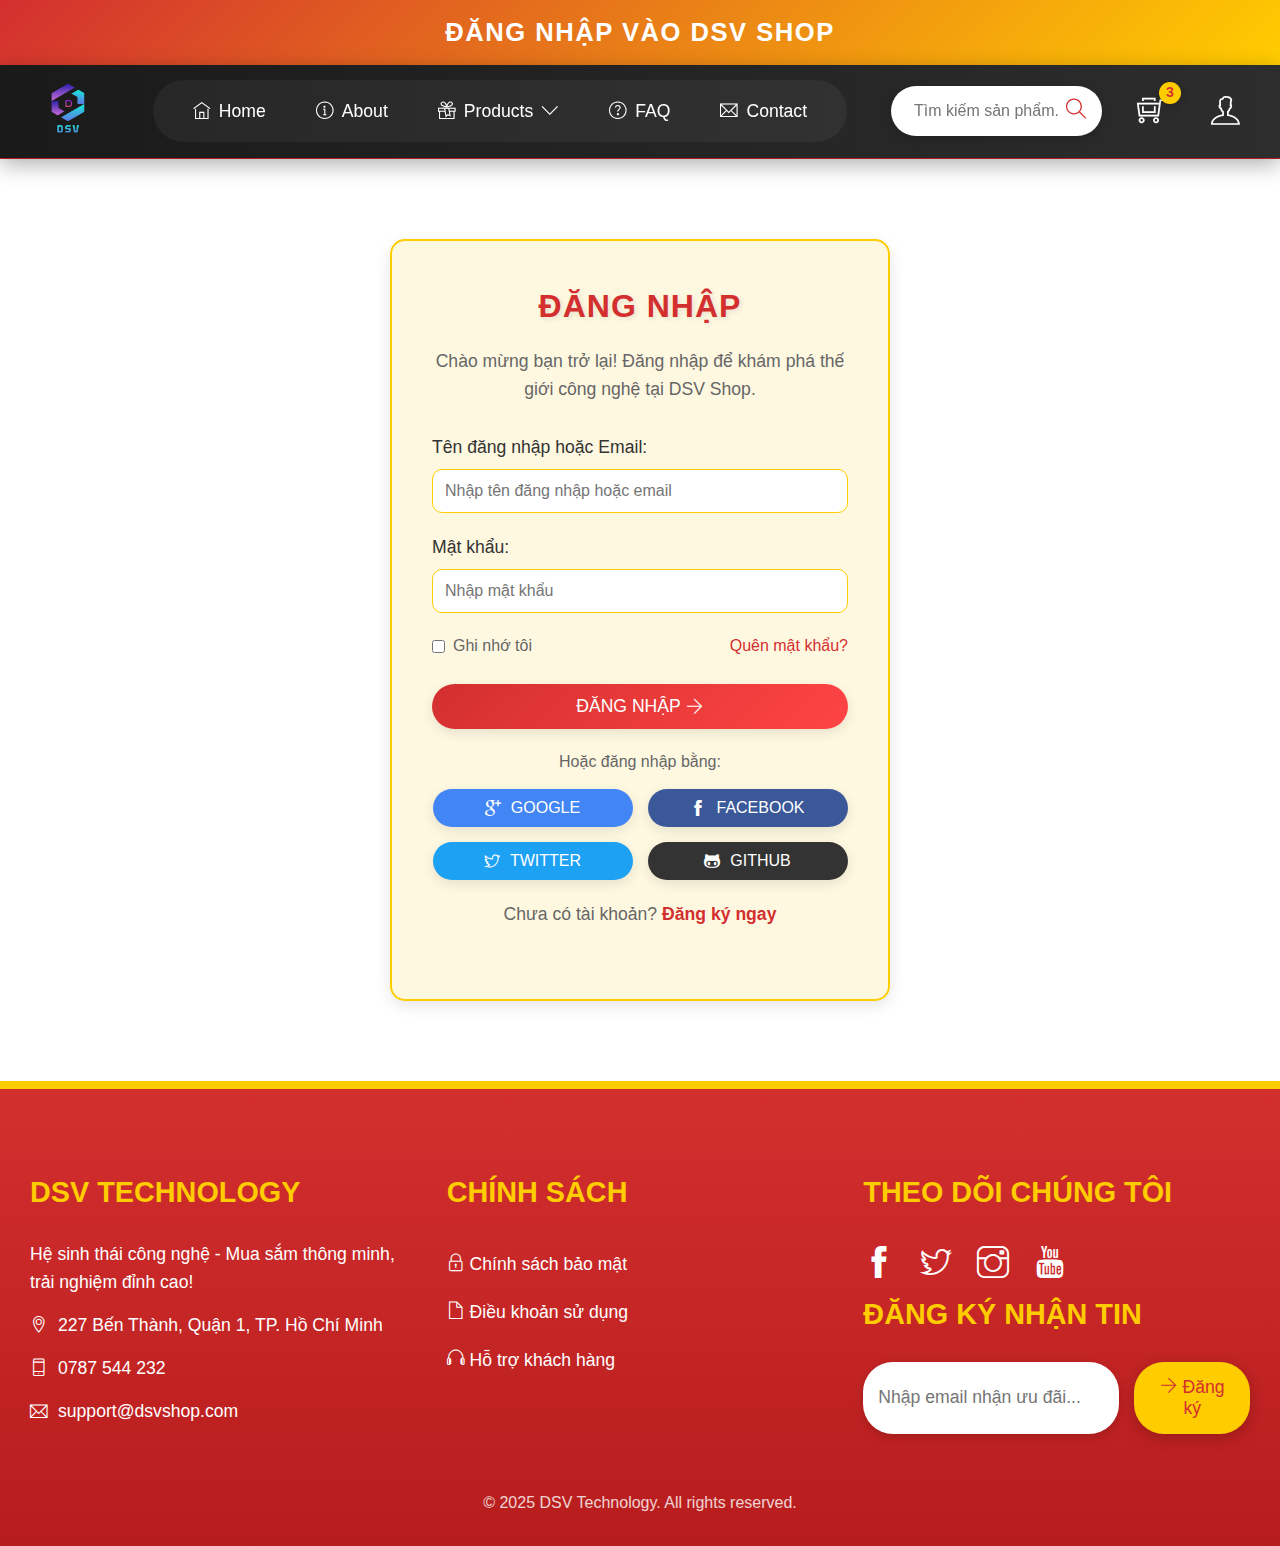
<file: login.html>
<!DOCTYPE html>
<html lang="en">
<head>
    <meta charset="UTF-8">
    <meta name="viewport" content="width=device-width, initial-scale=1.0">
    <title>Login | DSV Shop</title>
    <link rel="stylesheet" href="./style/css/style.css">
    <link rel="stylesheet" href="./style/css/login.css">
    <link rel="stylesheet" href="./style/icon/themify-icons-font/themify-icons/themify-icons.css">
    <link rel="icon" href="./img/DSVShop/LogoDSV.png">
</head>
<body>
    <div class="container">
        <!-- HEADING -->
        <div class="heading">Đăng Nhập Vào DSV Shop</div>

        <!-- HEADER (giữ nguyên từ trang home cải tiến) -->
        <header class="header">
            <nav class="navbar">
                <div class="logo">
                    <a href="index.html"><img src="./img/DSVShop/LogoDSV.png" alt="Logo DSV"></a>
                </div>
                <div class="nav-toggle">
                    <i class="ti-menu"></i>
                </div>
                <ul class="menu">
                    <li><a href="index.html"><i class="ti-home"></i> Home</a></li>
                    <li><a href="about.html"><i class="ti-info-alt"></i> About</a></li>
                    <li class="has-submenu">
                        <a href="products.html"><i class="ti-gift"></i> Products <i class="ti-angle-down"></i></a>
                        <ul class="submenu">
                            <li><a href="#"><i class="ti-bolt"></i> Flash Sale</a></li>
                            <li><a href="#"><i class="ti-medall-alt"></i> Best Seller</a></li>
                            <li><a href="#"><i class="ti-more"></i> More</a></li>
                        </ul>
                    </li>
                    <li><a href="faq.html"><i class="ti-help-alt"></i> FAQ</a></li>
                    <li><a href="contact.html"><i class="ti-email"></i> Contact</a></li>
                </ul>
                <div class="nav-icons">
                    <div class="search-box">
                        <input type="text" placeholder="Tìm kiếm sản phẩm...">
                        <button><i class="ti-search"></i></button>
                    </div>
                    <a href="cart.html" class="cart"><i class="ti-shopping-cart-full"></i> <span class="cart-count">3</span></a>
                    <div class="user-menu">
                        <a href="#" class="user"><i class="ti-user"></i></a>
                        <ul class="user-dropdown">
                            <li><a href="login.html"><i class="ti-user"></i> Tài khoản</a></li>
                            <li><a href="login.html" id="logout-btn"><i class="ti-shift-left"></i> Đăng xuất</a></li>
                        </ul>
                    </div>
                </div>
            </nav>
        </header>

        <!-- LOGIN SECTION -->
        <section class="login-section">
            <div class="login-container">
                <h2>Đăng Nhập</h2>
                <p>Chào mừng bạn trở lại! Đăng nhập để khám phá thế giới công nghệ tại DSV Shop.</p>
                
                <!-- Form đăng nhập truyền thống -->
                <form class="login-form" id="loginForm">
                    <div class="form-group">
                        <label for="username">Tên đăng nhập hoặc Email:</label>
                        <input type="text" id="username" placeholder="Nhập tên đăng nhập hoặc email" required>
                    </div>
                    <div class="form-group">
                        <label for="password">Mật khẩu:</label>
                        <input type="password" id="password" placeholder="Nhập mật khẩu" required>
                    </div>
                    <div class="form-options">
                        <label class="remember-me">
                            <input type="checkbox" id="remember"> Ghi nhớ tôi
                        </label>
                        <a href="#" class="forgot-password">Quên mật khẩu?</a>
                    </div>
                    <button type="submit" class="login-btn">Đăng nhập <i class="ti-arrow-right"></i></button>
                </form>

                <!-- Đăng nhập qua nền tảng khác -->
                <div class="social-login">
                    <p>Hoặc đăng nhập bằng:</p>
                    <div class="social-buttons">
                        <button class="social-btn google"><i class="ti-google"></i> Google</button>
                        <button class="social-btn facebook"><i class="ti-facebook"></i> Facebook</button>
                        <button class="social-btn twitter"><i class="ti-twitter"></i> Twitter</button>
                        <button class="social-btn github"><i class="ti-github"></i> GitHub</button>
                    </div>
                </div>

                <!-- Link đăng ký -->
                <p class="register-link">Chưa có tài khoản? <a href="register.html">Đăng ký ngay</a></p>
            </div>
        </section>

        <!-- FOOTER (giữ nguyên từ trang home) -->
        <footer class="footer">
            <div class="footer-container">
                <div class="footer-about">
                    <h3>DSV Technology</h3>
                    <p>Hệ sinh thái công nghệ - Mua sắm thông minh, trải nghiệm đỉnh cao!</p>
                    <p><i class="ti-location-pin"></i> 227 Bến Thành, Quận 1, TP. Hồ Chí Minh</p>
                    <p><i class="ti-mobile"></i> 0787 544 232</p>
                    <p><i class="ti-email"></i> support@dsvshop.com</p>
                </div>
                <div class="footer-links">
                    <h3>Chính Sách</h3>
                    <ul>
                        <li><a href="#"><i class="ti-lock"></i> Chính sách bảo mật</a></li>
                        <li><a href="#"><i class="ti-file"></i> Điều khoản sử dụng</a></li>
                        <li><a href="#"><i class="ti-headphone"></i> Hỗ trợ khách hàng</a></li>
                    </ul>
                </div>
                <div class="footer-social">
                    <h3>Theo dõi chúng tôi</h3>
                    <div class="social-icons">
                        <a href="#"><i class="ti-facebook"></i></a>
                        <a href="#"><i class="ti-twitter"></i></a>
                        <a href="#"><i class="ti-instagram"></i></a>
                        <a href="#"><i class="ti-youtube"></i></a>
                    </div>
                    <h3>Đăng Ký Nhận Tin</h3>
                    <form class="newsletter-form">
                        <input type="email" placeholder="Nhập email nhận ưu đãi..." required>
                        <button type="submit"><i class="ti-arrow-right"></i> Đăng ký</button>
                    </form>
                </div>
            </div>
            <p class="copyright">© 2025 DSV Technology. All rights reserved.</p>
        </footer>
    </div>

    <!-- JavaScript cho toggle menu và xử lý đăng nhập -->
    <script>
        // Toggle menu trên mobile
        const navToggle = document.querySelector('.nav-toggle');
        const menu = document.querySelector('.menu');
        navToggle.addEventListener('click', () => {
            menu.classList.toggle('active');
        });

        // Xử lý đăng nhập
        const loginForm = document.getElementById('loginForm');
        loginForm.addEventListener('submit', (event) => {
            event.preventDefault(); // Ngăn form submit mặc định

            const username = document.getElementById('username').value;
            const password = document.getElementById('password').value;

            // Kiểm tra đơn giản (có thể thay bằng logic thực tế nếu có backend)
            if (username && password) {
                alert('Đăng nhập thành công!');
                setTimeout(() => {
                    window.location.href = 'index.html'; // Chuyển về trang chủ sau 1 giây
                }, 1000);
            } else {
                alert('Vui lòng nhập đầy đủ thông tin!');
            }
        });
    </script>
</body>
</html>
</file>
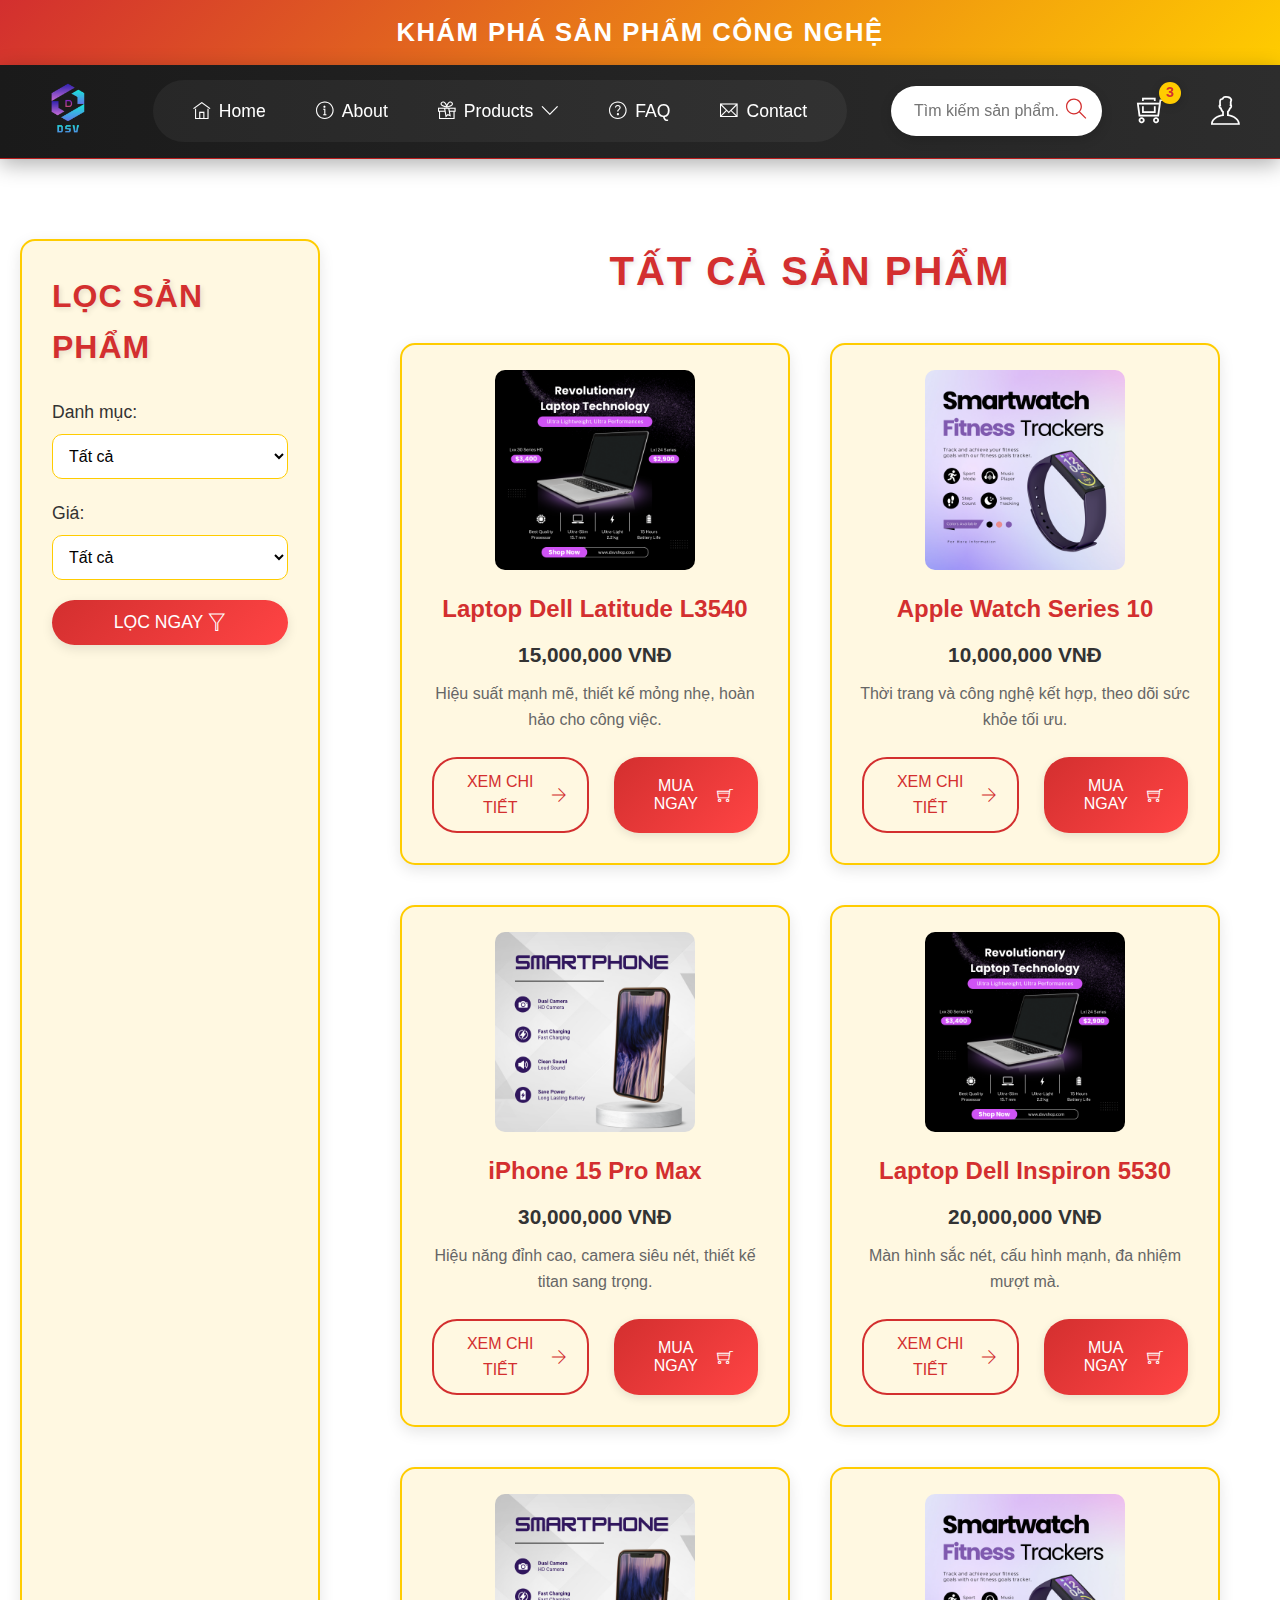
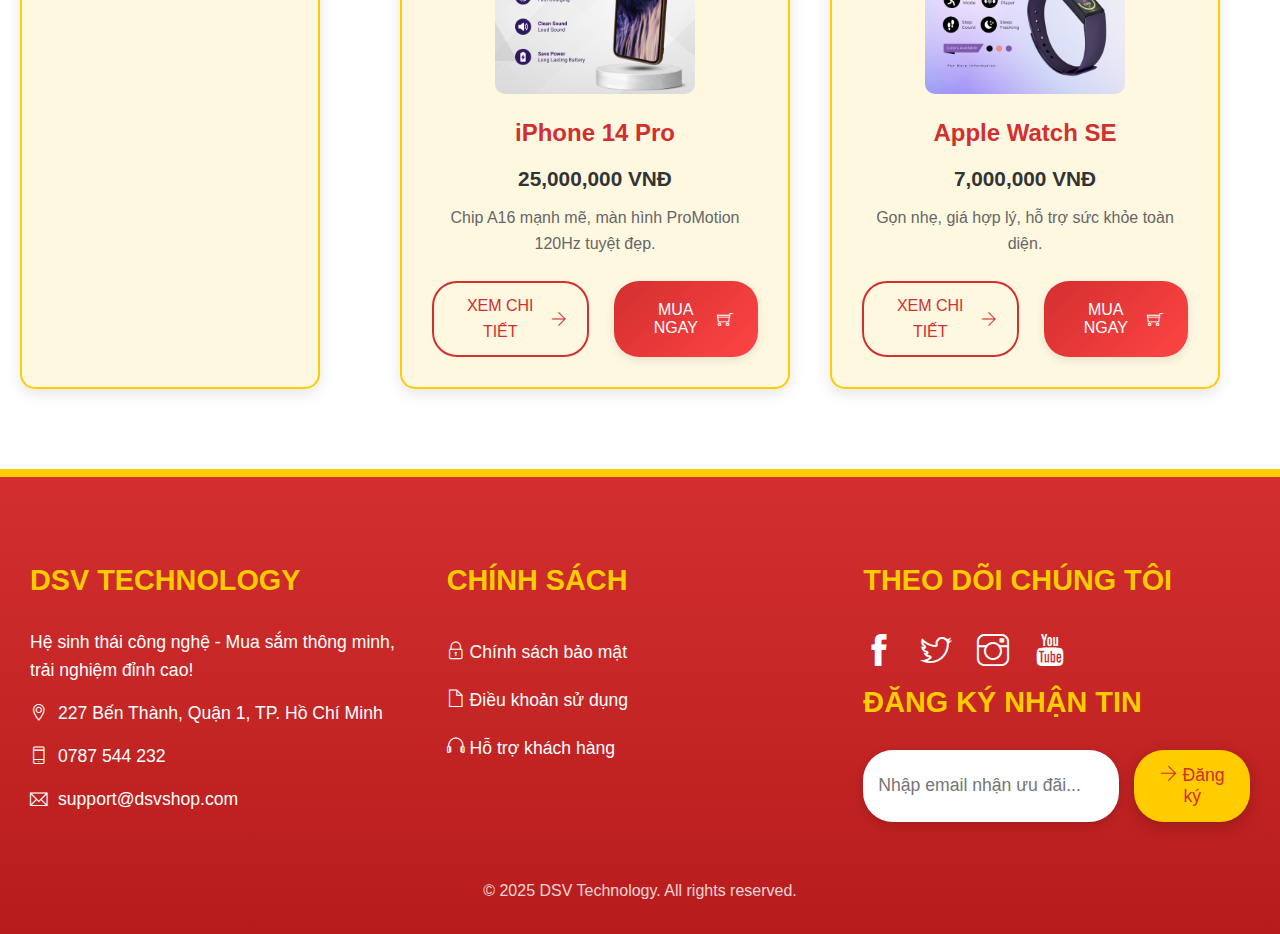
<file: products.html>
<!DOCTYPE html>
<html lang="en">
<head>
    <meta charset="UTF-8">
    <meta name="viewport" content="width=device-width, initial-scale=1.0">
    <title>Products | DSV Shop</title>
    <link rel="stylesheet" href="./style/css/style.css">
    <link rel="stylesheet" href="./style/css/products.css">
    <link rel="stylesheet" href="./style/icon/themify-icons-font/themify-icons/themify-icons.css">
    <link rel="icon" href="./img/DSVShop/LogoDSV.png">
</head>
<body>
    <div class="container">
        <!-- HEADING -->
        <div class="heading">Khám Phá Sản Phẩm Công Nghệ</div>

        <!-- HEADER (giữ nguyên từ trang home cải tiến) -->
        <header class="header">
            <nav class="navbar">
                <div class="logo">
                    <a href="index.html"><img src="./img/DSVShop/LogoDSV.png" alt="Logo DSV"></a>
                </div>
                <div class="nav-toggle">
                    <i class="ti-menu"></i>
                </div>
                <ul class="menu">
                    <li><a href="index.html"><i class="ti-home"></i> Home</a></li>
                    <li><a href="about.html"><i class="ti-info-alt"></i> About</a></li>
                    <li class="has-submenu">
                        <a href="products.html"><i class="ti-gift"></i> Products <i class="ti-angle-down"></i></a>
                        <ul class="submenu">
                            <li><a href="#"><i class="ti-bolt"></i> Flash Sale</a></li>
                            <li><a href="#"><i class="ti-medall-alt"></i> Best Seller</a></li>
                            <li><a href="#"><i class="ti-more"></i> More</a></li>
                        </ul>
                    </li>
                    <li><a href="faq.html"><i class="ti-help-alt"></i> FAQ</a></li>
                    <li><a href="contact.html"><i class="ti-email"></i> Contact</a></li>
                </ul>
                <div class="nav-icons">
                    <div class="search-box">
                        <input type="text" placeholder="Tìm kiếm sản phẩm...">
                        <button><i class="ti-search"></i></button>
                    </div>
                    <a href="cart.html" class="cart"><i class="ti-shopping-cart-full"></i> <span class="cart-count">3</span></a>
                    <div class="user-menu">
                        <a href="#" class="user"><i class="ti-user"></i></a>
                        <ul class="user-dropdown">
                            <li><a href="login.html"><i class="ti-user"></i> Tài khoản</a></li>
                            <li><a href="login.html" id="logout-btn"><i class="ti-shift-left"></i> Đăng xuất</a></li>
                        </ul>
                    </div>
                </div>
            </nav>
        </header>

        <!-- PRODUCTS SECTION -->
        <section class="products-section">
            <div class="products-container">
                <div class="products-filter">
                    <h2>Lọc Sản Phẩm</h2>
                    <div class="filter-group">
                        <label>Danh mục:</label>
                        <select>
                            <option value="">Tất cả</option>
                            <option value="laptop">Laptop</option>
                            <option value="iphone">iPhone</option>
                            <option value="watch">Đồng hồ</option>
                        </select>
                    </div>
                    <div class="filter-group">
                        <label>Giá:</label>
                        <select>
                            <option value="">Tất cả</option>
                            <option value="0-10">Dưới 10 triệu</option>
                            <option value="10-20">10 - 20 triệu</option>
                            <option value="20-30">20 - 30 triệu</option>
                            <option value="30+">Trên 30 triệu</option>
                        </select>
                    </div>
                    <button class="filter-btn">Lọc ngay <i class="ti-filter"></i></button>
                </div>
                <div class="products-content">
                    <h2>Tất Cả Sản Phẩm</h2>
                    <div class="product-list">
                        <div class="product-item">
                            <img src="./img/product/Laptop.png" alt="Laptop Dell Latitude L3540">
                            <h3>Laptop Dell Latitude L3540</h3>
                            <p class="price">15,000,000 VNĐ</p>
                            <p>Hiệu suất mạnh mẽ, thiết kế mỏng nhẹ, hoàn hảo cho công việc.</p>
                            <div class="product-actions">
                                <a href="infoproduct.html" class="detail-btn">Xem chi tiết <i class="ti-arrow-right"></i></a>
                                <button class="buy-btn">Mua ngay <i class="ti-shopping-cart"></i></button>
                            </div>
                        </div>
                        <div class="product-item">
                            <img src="./img/product/DongHo.png" alt="Apple Watch Series 10">
                            <h3>Apple Watch Series 10</h3>
                            <p class="price">10,000,000 VNĐ</p>
                            <p>Thời trang và công nghệ kết hợp, theo dõi sức khỏe tối ưu.</p>
                            <div class="product-actions">
                                <a href="infoproduct.html" class="detail-btn">Xem chi tiết <i class="ti-arrow-right"></i></a>
                                <button class="buy-btn">Mua ngay <i class="ti-shopping-cart"></i></button>
                            </div>
                        </div>
                        <div class="product-item">
                            <img src="./img/product/Iphone.png" alt="iPhone 15 Pro Max">
                            <h3>iPhone 15 Pro Max</h3>
                            <p class="price">30,000,000 VNĐ</p>
                            <p>Hiệu năng đỉnh cao, camera siêu nét, thiết kế titan sang trọng.</p>
                            <div class="product-actions">
                                <a href="infoproduct.html" class="detail-btn">Xem chi tiết <i class="ti-arrow-right"></i></a>
                                <button class="buy-btn">Mua ngay <i class="ti-shopping-cart"></i></button>
                            </div>
                        </div>
                        <div class="product-item">
                            <img src="./img/product/Laptop.png" alt="Laptop Dell Inspiron 5530">
                            <h3>Laptop Dell Inspiron 5530</h3>
                            <p class="price">20,000,000 VNĐ</p>
                            <p>Màn hình sắc nét, cấu hình mạnh, đa nhiệm mượt mà.</p>
                            <div class="product-actions">
                                <a href="infoproduct.html" class="detail-btn">Xem chi tiết <i class="ti-arrow-right"></i></a>
                                <button class="buy-btn">Mua ngay <i class="ti-shopping-cart"></i></button>
                            </div>
                        </div>
                        <div class="product-item">
                            <img src="./img/product/Iphone.png" alt="iPhone 14 Pro">
                            <h3>iPhone 14 Pro</h3>
                            <p class="price">25,000,000 VNĐ</p>
                            <p>Chip A16 mạnh mẽ, màn hình ProMotion 120Hz tuyệt đẹp.</p>
                            <div class="product-actions">
                                <a href="infoproduct.html" class="detail-btn">Xem chi tiết <i class="ti-arrow-right"></i></a>
                                <button class="buy-btn">Mua ngay <i class="ti-shopping-cart"></i></button>
                            </div>
                        </div>
                        <div class="product-item">
                            <img src="./img/product/DongHo.png" alt="Apple Watch SE">
                            <h3>Apple Watch SE</h3>
                            <p class="price">7,000,000 VNĐ</p>
                            <p>Gọn nhẹ, giá hợp lý, hỗ trợ sức khỏe toàn diện.</p>
                            <div class="product-actions">
                                <a href="infoproduct.html" class="detail-btn">Xem chi tiết <i class="ti-arrow-right"></i></a>
                                <button class="buy-btn">Mua ngay <i class="ti-shopping-cart"></i></button>
                            </div>
                        </div>
                    </div>
                </div>
            </div>
        </section>

        <!-- FOOTER (giữ nguyên từ trang home) -->
        <footer class="footer">
            <div class="footer-container">
                <div class="footer-about">
                    <h3>DSV Technology</h3>
                    <p>Hệ sinh thái công nghệ - Mua sắm thông minh, trải nghiệm đỉnh cao!</p>
                    <p><i class="ti-location-pin"></i> 227 Bến Thành, Quận 1, TP. Hồ Chí Minh</p>
                    <p><i class="ti-mobile"></i> 0787 544 232</p>
                    <p><i class="ti-email"></i> support@dsvshop.com</p>
                </div>
                <div class="footer-links">
                    <h3>Chính Sách</h3>
                    <ul>
                        <li><a href="#"><i class="ti-lock"></i> Chính sách bảo mật</a></li>
                        <li><a href="#"><i class="ti-file"></i> Điều khoản sử dụng</a></li>
                        <li><a href="#"><i class="ti-headphone"></i> Hỗ trợ khách hàng</a></li>
                    </ul>
                </div>
                <div class="footer-social">
                    <h3>Theo dõi chúng tôi</h3>
                    <div class="social-icons">
                        <a href="#"><i class="ti-facebook"></i></a>
                        <a href="#"><i class="ti-twitter"></i></a>
                        <a href="#"><i class="ti-instagram"></i></a>
                        <a href="#"><i class="ti-youtube"></i></a>
                    </div>
                    <h3>Đăng Ký Nhận Tin</h3>
                    <form class="newsletter-form">
                        <input type="email" placeholder="Nhập email nhận ưu đãi..." required>
                        <button type="submit"><i class="ti-arrow-right"></i> Đăng ký</button>
                    </form>
                </div>
            </div>
            <p class="copyright">© 2025 DSV Technology. All rights reserved.</p>
        </footer>
    </div>

    <!-- JavaScript cho toggle menu trên mobile -->
    <script>
        const navToggle = document.querySelector('.nav-toggle');
        const menu = document.querySelector('.menu');

        navToggle.addEventListener('click', () => {
            menu.classList.toggle('active');
        });
    </script>
</body>
</html>
</file>
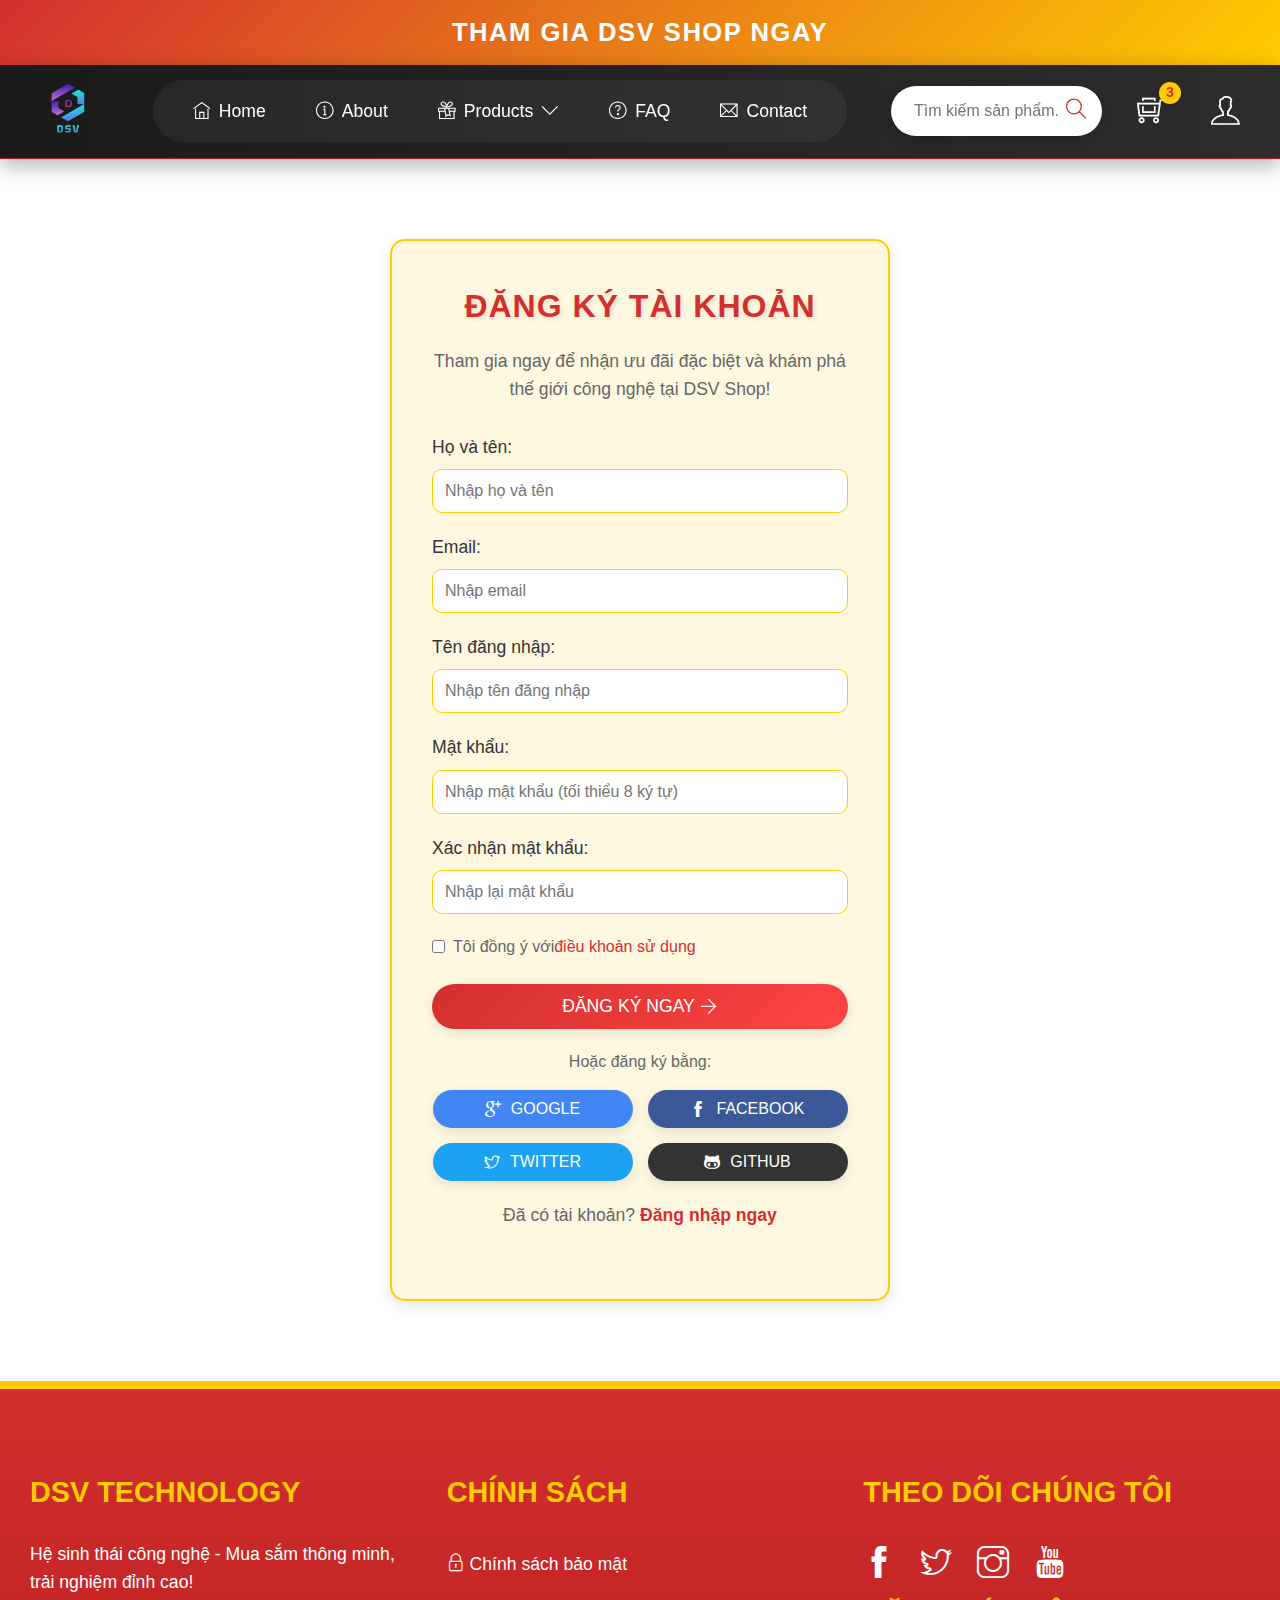
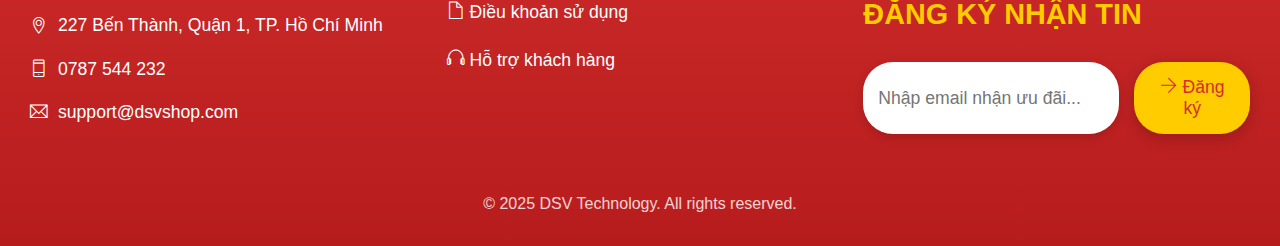
<file: register.html>
<!DOCTYPE html>
<html lang="en">
<head>
    <meta charset="UTF-8">
    <meta name="viewport" content="width=device-width, initial-scale=1.0">
    <title>Register | DSV Shop</title>
    <link rel="stylesheet" href="./style/css/style.css">
    <link rel="stylesheet" href="./style/icon/themify-icons-font/themify-icons/themify-icons.css">
    <link rel="stylesheet" href="./style/css/register.css">
    <link rel="icon" href="./img/DSVShop/LogoDSV.png">
</head>
<body>
    <div class="container">
        <!-- HEADING -->
        <div class="heading">Tham Gia DSV Shop Ngay</div>

        <!-- HEADER (giữ nguyên từ trang home cải tiến) -->
        <header class="header">
            <nav class="navbar">
                <div class="logo">
                    <a href="index.html"><img src="./img/DSVShop/LogoDSV.png" alt="Logo DSV"></a>
                </div>
                <div class="nav-toggle">
                    <i class="ti-menu"></i>
                </div>
                <ul class="menu">
                    <li><a href="index.html"><i class="ti-home"></i> Home</a></li>
                    <li><a href="about.html"><i class="ti-info-alt"></i> About</a></li>
                    <li class="has-submenu">
                        <a href="products.html"><i class="ti-gift"></i> Products <i class="ti-angle-down"></i></a>
                        <ul class="submenu">
                            <li><a href="#"><i class="ti-bolt"></i> Flash Sale</a></li>
                            <li><a href="#"><i class="ti-medall-alt"></i> Best Seller</a></li>
                            <li><a href="#"><i class="ti-more"></i> More</a></li>
                        </ul>
                    </li>
                    <li><a href="faq.html"><i class="ti-help-alt"></i> FAQ</a></li>
                    <li><a href="contact.html"><i class="ti-email"></i> Contact</a></li>
                </ul>
                <div class="nav-icons">
                    <div class="search-box">
                        <input type="text" placeholder="Tìm kiếm sản phẩm...">
                        <button><i class="ti-search"></i></button>
                    </div>
                    <a href="cart.html" class="cart"><i class="ti-shopping-cart-full"></i> <span class="cart-count">3</span></a>
                    <div class="user-menu">
                        <a href="#" class="user"><i class="ti-user"></i></a>
                        <ul class="user-dropdown">
                            <li><a href="login.html"><i class="ti-user"></i> Tài khoản</a></li>
                            <li><a href="login.html" id="logout-btn"><i class="ti-shift-left"></i> Đăng xuất</a></li>
                        </ul>
                    </div>
                </div>
            </nav>
        </header>

        <!-- REGISTER SECTION -->
        <section class="register-section">
            <div class="register-container">
                <h2>Đăng Ký Tài Khoản</h2>
                <p>Tham gia ngay để nhận ưu đãi đặc biệt và khám phá thế giới công nghệ tại DSV Shop!</p>
                
                <!-- Form đăng ký truyền thống -->
                <form class="register-form">
                    <div class="form-group">
                        <label for="fullname">Họ và tên:</label>
                        <input type="text" id="fullname" placeholder="Nhập họ và tên" required>
                    </div>
                    <div class="form-group">
                        <label for="email">Email:</label>
                        <input type="email" id="email" placeholder="Nhập email" required>
                    </div>
                    <div class="form-group">
                        <label for="username">Tên đăng nhập:</label>
                        <input type="text" id="username" placeholder="Nhập tên đăng nhập" required>
                    </div>
                    <div class="form-group">
                        <label for="password">Mật khẩu:</label>
                        <input type="password" id="password" placeholder="Nhập mật khẩu (tối thiểu 8 ký tự)" required>
                    </div>
                    <div class="form-group">
                        <label for="confirm-password">Xác nhận mật khẩu:</label>
                        <input type="password" id="confirm-password" placeholder="Nhập lại mật khẩu" required>
                    </div>
                    <div class="form-options">
                        <label class="terms">
                            <input type="checkbox" id="terms" required> Tôi đồng ý với <a href="#">điều khoản sử dụng</a>
                        </label>
                    </div>
                    <button type="submit" class="register-btn">Đăng ký ngay <i class="ti-arrow-right"></i></button>
                </form>

                <!-- Đăng ký qua nền tảng khác -->
                <div class="social-register">
                    <p>Hoặc đăng ký bằng:</p>
                    <div class="social-buttons">
                        <button class="social-btn google"><i class="ti-google"></i> Google</button>
                        <button class="social-btn facebook"><i class="ti-facebook"></i> Facebook</button>
                        <button class="social-btn twitter"><i class="ti-twitter"></i> Twitter</button>
                        <button class="social-btn github"><i class="ti-github"></i> GitHub</button>
                    </div>
                </div>

                <!-- Link đăng nhập -->
                <p class="login-link">Đã có tài khoản? <a href="login.html">Đăng nhập ngay</a></p>
            </div>
        </section>

        <!-- FOOTER (giữ nguyên từ trang home) -->
        <footer class="footer">
            <div class="footer-container">
                <div class="footer-about">
                    <h3>DSV Technology</h3>
                    <p>Hệ sinh thái công nghệ - Mua sắm thông minh, trải nghiệm đỉnh cao!</p>
                    <p><i class="ti-location-pin"></i> 227 Bến Thành, Quận 1, TP. Hồ Chí Minh</p>
                    <p><i class="ti-mobile"></i> 0787 544 232</p>
                    <p><i class="ti-email"></i> support@dsvshop.com</p>
                </div>
                <div class="footer-links">
                    <h3>Chính Sách</h3>
                    <ul>
                        <li><a href="#"><i class="ti-lock"></i> Chính sách bảo mật</a></li>
                        <li><a href="#"><i class="ti-file"></i> Điều khoản sử dụng</a></li>
                        <li><a href="#"><i class="ti-headphone"></i> Hỗ trợ khách hàng</a></li>
                    </ul>
                </div>
                <div class="footer-social">
                    <h3>Theo dõi chúng tôi</h3>
                    <div class="social-icons">
                        <a href="#"><i class="ti-facebook"></i></a>
                        <a href="#"><i class="ti-twitter"></i></a>
                        <a href="#"><i class="ti-instagram"></i></a>
                        <a href="#"><i class="ti-youtube"></i></a>
                    </div>
                    <h3>Đăng Ký Nhận Tin</h3>
                    <form class="newsletter-form">
                        <input type="email" placeholder="Nhập email nhận ưu đãi..." required>
                        <button type="submit"><i class="ti-arrow-right"></i> Đăng ký</button>
                    </form>
                </div>
            </div>
            <p class="copyright">© 2025 DSV Technology. All rights reserved.</p>
        </footer>
    </div>

    <!-- JavaScript cho toggle menu trên mobile -->
    <script>
        const navToggle = document.querySelector('.nav-toggle');
        const menu = document.querySelector('.menu');
        navToggle.addEventListener('click', () => {
            menu.classList.toggle('active');
        });
    </script>
</body>
</html>
</file>
<file: style/icon/themify-icons-font/themify-icons/demo-files/demo.css>
body {
	font: normal 1em/1.5em Arial, Helvetica, sans-serif;
	max-width: 90%;
	margin: 30px auto 0;
}
h1, h3 {
	font-weight: normal;
}
h3 {
	font-size: 1.4;
	text-transform: uppercase;
	letter-spacing: 1px;
}

.icon-section {
	margin: 0 0 3em;
	clear: both;
	overflow: hidden;
}
.icon-container {
	width: 240px; 
	padding: .7em 0;
	float: left; 
	position: relative;
	text-align: left;
}
.icon-container [class^="ti-"], 
.icon-container [class*=" ti-"] {
	color: #000;
	position: absolute;
	margin-top: 3px;
	transition: .3s;
}
.icon-container:hover [class^="ti-"],
.icon-container:hover [class*=" ti-"] {
	font-size: 2.2em;
	margin-top: -5px;
}
.icon-container:hover .icon-name {
	color: #000;
}
.icon-name {
	color: #aaa;
	margin-left: 35px;
	font-size: .8em;
	transition: .3s;
}
.icon-container:hover .icon-name {
	margin-left: 45px;
}
</file>
<file: style/icon/themify-icons-font/themify-icons/themify-icons.css>
@font-face {
	font-family: 'themify';
	src:url('fonts/themify.eot?-fvbane');
	src:url('fonts/themify.eot?#iefix-fvbane') format('embedded-opentype'),
		url('fonts/themify.woff?-fvbane') format('woff'),
		url('fonts/themify.ttf?-fvbane') format('truetype'),
		url('fonts/themify.svg?-fvbane#themify') format('svg');
	font-weight: normal;
	font-style: normal;
}

[class^="ti-"], [class*=" ti-"] {
	font-family: 'themify';
	speak: none;
	font-style: normal;
	font-weight: normal;
	font-variant: normal;
	text-transform: none;
	line-height: 1;

	/* Better Font Rendering =========== */
	-webkit-font-smoothing: antialiased;
	-moz-osx-font-smoothing: grayscale;
}

.ti-wand:before {
	content: "\e600";
}
.ti-volume:before {
	content: "\e601";
}
.ti-user:before {
	content: "\e602";
}
.ti-unlock:before {
	content: "\e603";
}
.ti-unlink:before {
	content: "\e604";
}
.ti-trash:before {
	content: "\e605";
}
.ti-thought:before {
	content: "\e606";
}
.ti-target:before {
	content: "\e607";
}
.ti-tag:before {
	content: "\e608";
}
.ti-tablet:before {
	content: "\e609";
}
.ti-star:before {
	content: "\e60a";
}
.ti-spray:before {
	content: "\e60b";
}
.ti-signal:before {
	content: "\e60c";
}
.ti-shopping-cart:before {
	content: "\e60d";
}
.ti-shopping-cart-full:before {
	content: "\e60e";
}
.ti-settings:before {
	content: "\e60f";
}
.ti-search:before {
	content: "\e610";
}
.ti-zoom-in:before {
	content: "\e611";
}
.ti-zoom-out:before {
	content: "\e612";
}
.ti-cut:before {
	content: "\e613";
}
.ti-ruler:before {
	content: "\e614";
}
.ti-ruler-pencil:before {
	content: "\e615";
}
.ti-ruler-alt:before {
	content: "\e616";
}
.ti-bookmark:before {
	content: "\e617";
}
.ti-bookmark-alt:before {
	content: "\e618";
}
.ti-reload:before {
	content: "\e619";
}
.ti-plus:before {
	content: "\e61a";
}
.ti-pin:before {
	content: "\e61b";
}
.ti-pencil:before {
	content: "\e61c";
}
.ti-pencil-alt:before {
	content: "\e61d";
}
.ti-paint-roller:before {
	content: "\e61e";
}
.ti-paint-bucket:before {
	content: "\e61f";
}
.ti-na:before {
	content: "\e620";
}
.ti-mobile:before {
	content: "\e621";
}
.ti-minus:before {
	content: "\e622";
}
.ti-medall:before {
	content: "\e623";
}
.ti-medall-alt:before {
	content: "\e624";
}
.ti-marker:before {
	content: "\e625";
}
.ti-marker-alt:before {
	content: "\e626";
}
.ti-arrow-up:before {
	content: "\e627";
}
.ti-arrow-right:before {
	content: "\e628";
}
.ti-arrow-left:before {
	content: "\e629";
}
.ti-arrow-down:before {
	content: "\e62a";
}
.ti-lock:before {
	content: "\e62b";
}
.ti-location-arrow:before {
	content: "\e62c";
}
.ti-link:before {
	content: "\e62d";
}
.ti-layout:before {
	content: "\e62e";
}
.ti-layers:before {
	content: "\e62f";
}
.ti-layers-alt:before {
	content: "\e630";
}
.ti-key:before {
	content: "\e631";
}
.ti-import:before {
	content: "\e632";
}
.ti-image:before {
	content: "\e633";
}
.ti-heart:before {
	content: "\e634";
}
.ti-heart-broken:before {
	content: "\e635";
}
.ti-hand-stop:before {
	content: "\e636";
}
.ti-hand-open:before {
	content: "\e637";
}
.ti-hand-drag:before {
	content: "\e638";
}
.ti-folder:before {
	content: "\e639";
}
.ti-flag:before {
	content: "\e63a";
}
.ti-flag-alt:before {
	content: "\e63b";
}
.ti-flag-alt-2:before {
	content: "\e63c";
}
.ti-eye:before {
	content: "\e63d";
}
.ti-export:before {
	content: "\e63e";
}
.ti-exchange-vertical:before {
	content: "\e63f";
}
.ti-desktop:before {
	content: "\e640";
}
.ti-cup:before {
	content: "\e641";
}
.ti-crown:before {
	content: "\e642";
}
.ti-comments:before {
	content: "\e643";
}
.ti-comment:before {
	content: "\e644";
}
.ti-comment-alt:before {
	content: "\e645";
}
.ti-close:before {
	content: "\e646";
}
.ti-clip:before {
	content: "\e647";
}
.ti-angle-up:before {
	content: "\e648";
}
.ti-angle-right:before {
	content: "\e649";
}
.ti-angle-left:before {
	content: "\e64a";
}
.ti-angle-down:before {
	content: "\e64b";
}
.ti-check:before {
	content: "\e64c";
}
.ti-check-box:before {
	content: "\e64d";
}
.ti-camera:before {
	content: "\e64e";
}
.ti-announcement:before {
	content: "\e64f";
}
.ti-brush:before {
	content: "\e650";
}
.ti-briefcase:before {
	content: "\e651";
}
.ti-bolt:before {
	content: "\e652";
}
.ti-bolt-alt:before {
	content: "\e653";
}
.ti-blackboard:before {
	content: "\e654";
}
.ti-bag:before {
	content: "\e655";
}
.ti-move:before {
	content: "\e656";
}
.ti-arrows-vertical:before {
	content: "\e657";
}
.ti-arrows-horizontal:before {
	content: "\e658";
}
.ti-fullscreen:before {
	content: "\e659";
}
.ti-arrow-top-right:before {
	content: "\e65a";
}
.ti-arrow-top-left:before {
	content: "\e65b";
}
.ti-arrow-circle-up:before {
	content: "\e65c";
}
.ti-arrow-circle-right:before {
	content: "\e65d";
}
.ti-arrow-circle-left:before {
	content: "\e65e";
}
.ti-arrow-circle-down:before {
	content: "\e65f";
}
.ti-angle-double-up:before {
	content: "\e660";
}
.ti-angle-double-right:before {
	content: "\e661";
}
.ti-angle-double-left:before {
	content: "\e662";
}
.ti-angle-double-down:before {
	content: "\e663";
}
.ti-zip:before {
	content: "\e664";
}
.ti-world:before {
	content: "\e665";
}
.ti-wheelchair:before {
	content: "\e666";
}
.ti-view-list:before {
	content: "\e667";
}
.ti-view-list-alt:before {
	content: "\e668";
}
.ti-view-grid:before {
	content: "\e669";
}
.ti-uppercase:before {
	content: "\e66a";
}
.ti-upload:before {
	content: "\e66b";
}
.ti-underline:before {
	content: "\e66c";
}
.ti-truck:before {
	content: "\e66d";
}
.ti-timer:before {
	content: "\e66e";
}
.ti-ticket:before {
	content: "\e66f";
}
.ti-thumb-up:before {
	content: "\e670";
}
.ti-thumb-down:before {
	content: "\e671";
}
.ti-text:before {
	content: "\e672";
}
.ti-stats-up:before {
	content: "\e673";
}
.ti-stats-down:before {
	content: "\e674";
}
.ti-split-v:before {
	content: "\e675";
}
.ti-split-h:before {
	content: "\e676";
}
.ti-smallcap:before {
	content: "\e677";
}
.ti-shine:before {
	content: "\e678";
}
.ti-shift-right:before {
	content: "\e679";
}
.ti-shift-left:before {
	content: "\e67a";
}
.ti-shield:before {
	content: "\e67b";
}
.ti-notepad:before {
	content: "\e67c";
}
.ti-server:before {
	content: "\e67d";
}
.ti-quote-right:before {
	content: "\e67e";
}
.ti-quote-left:before {
	content: "\e67f";
}
.ti-pulse:before {
	content: "\e680";
}
.ti-printer:before {
	content: "\e681";
}
.ti-power-off:before {
	content: "\e682";
}
.ti-plug:before {
	content: "\e683";
}
.ti-pie-chart:before {
	content: "\e684";
}
.ti-paragraph:before {
	content: "\e685";
}
.ti-panel:before {
	content: "\e686";
}
.ti-package:before {
	content: "\e687";
}
.ti-music:before {
	content: "\e688";
}
.ti-music-alt:before {
	content: "\e689";
}
.ti-mouse:before {
	content: "\e68a";
}
.ti-mouse-alt:before {
	content: "\e68b";
}
.ti-money:before {
	content: "\e68c";
}
.ti-microphone:before {
	content: "\e68d";
}
.ti-menu:before {
	content: "\e68e";
}
.ti-menu-alt:before {
	content: "\e68f";
}
.ti-map:before {
	content: "\e690";
}
.ti-map-alt:before {
	content: "\e691";
}
.ti-loop:before {
	content: "\e692";
}
.ti-location-pin:before {
	content: "\e693";
}
.ti-list:before {
	content: "\e694";
}
.ti-light-bulb:before {
	content: "\e695";
}
.ti-Italic:before {
	content: "\e696";
}
.ti-info:before {
	content: "\e697";
}
.ti-infinite:before {
	content: "\e698";
}
.ti-id-badge:before {
	content: "\e699";
}
.ti-hummer:before {
	content: "\e69a";
}
.ti-home:before {
	content: "\e69b";
}
.ti-help:before {
	content: "\e69c";
}
.ti-headphone:before {
	content: "\e69d";
}
.ti-harddrives:before {
	content: "\e69e";
}
.ti-harddrive:before {
	content: "\e69f";
}
.ti-gift:before {
	content: "\e6a0";
}
.ti-game:before {
	content: "\e6a1";
}
.ti-filter:before {
	content: "\e6a2";
}
.ti-files:before {
	content: "\e6a3";
}
.ti-file:before {
	content: "\e6a4";
}
.ti-eraser:before {
	content: "\e6a5";
}
.ti-envelope:before {
	content: "\e6a6";
}
.ti-download:before {
	content: "\e6a7";
}
.ti-direction:before {
	content: "\e6a8";
}
.ti-direction-alt:before {
	content: "\e6a9";
}
.ti-dashboard:before {
	content: "\e6aa";
}
.ti-control-stop:before {
	content: "\e6ab";
}
.ti-control-shuffle:before {
	content: "\e6ac";
}
.ti-control-play:before {
	content: "\e6ad";
}
.ti-control-pause:before {
	content: "\e6ae";
}
.ti-control-forward:before {
	content: "\e6af";
}
.ti-control-backward:before {
	content: "\e6b0";
}
.ti-cloud:before {
	content: "\e6b1";
}
.ti-cloud-up:before {
	content: "\e6b2";
}
.ti-cloud-down:before {
	content: "\e6b3";
}
.ti-clipboard:before {
	content: "\e6b4";
}
.ti-car:before {
	content: "\e6b5";
}
.ti-calendar:before {
	content: "\e6b6";
}
.ti-book:before {
	content: "\e6b7";
}
.ti-bell:before {
	content: "\e6b8";
}
.ti-basketball:before {
	content: "\e6b9";
}
.ti-bar-chart:before {
	content: "\e6ba";
}
.ti-bar-chart-alt:before {
	content: "\e6bb";
}
.ti-back-right:before {
	content: "\e6bc";
}
.ti-back-left:before {
	content: "\e6bd";
}
.ti-arrows-corner:before {
	content: "\e6be";
}
.ti-archive:before {
	content: "\e6bf";
}
.ti-anchor:before {
	content: "\e6c0";
}
.ti-align-right:before {
	content: "\e6c1";
}
.ti-align-left:before {
	content: "\e6c2";
}
.ti-align-justify:before {
	content: "\e6c3";
}
.ti-align-center:before {
	content: "\e6c4";
}
.ti-alert:before {
	content: "\e6c5";
}
.ti-alarm-clock:before {
	content: "\e6c6";
}
.ti-agenda:before {
	content: "\e6c7";
}
.ti-write:before {
	content: "\e6c8";
}
.ti-window:before {
	content: "\e6c9";
}
.ti-widgetized:before {
	content: "\e6ca";
}
.ti-widget:before {
	content: "\e6cb";
}
.ti-widget-alt:before {
	content: "\e6cc";
}
.ti-wallet:before {
	content: "\e6cd";
}
.ti-video-clapper:before {
	content: "\e6ce";
}
.ti-video-camera:before {
	content: "\e6cf";
}
.ti-vector:before {
	content: "\e6d0";
}
.ti-themify-logo:before {
	content: "\e6d1";
}
.ti-themify-favicon:before {
	content: "\e6d2";
}
.ti-themify-favicon-alt:before {
	content: "\e6d3";
}
.ti-support:before {
	content: "\e6d4";
}
.ti-stamp:before {
	content: "\e6d5";
}
.ti-split-v-alt:before {
	content: "\e6d6";
}
.ti-slice:before {
	content: "\e6d7";
}
.ti-shortcode:before {
	content: "\e6d8";
}
.ti-shift-right-alt:before {
	content: "\e6d9";
}
.ti-shift-left-alt:before {
	content: "\e6da";
}
.ti-ruler-alt-2:before {
	content: "\e6db";
}
.ti-receipt:before {
	content: "\e6dc";
}
.ti-pin2:before {
	content: "\e6dd";
}
.ti-pin-alt:before {
	content: "\e6de";
}
.ti-pencil-alt2:before {
	content: "\e6df";
}
.ti-palette:before {
	content: "\e6e0";
}
.ti-more:before {
	content: "\e6e1";
}
.ti-more-alt:before {
	content: "\e6e2";
}
.ti-microphone-alt:before {
	content: "\e6e3";
}
.ti-magnet:before {
	content: "\e6e4";
}
.ti-line-double:before {
	content: "\e6e5";
}
.ti-line-dotted:before {
	content: "\e6e6";
}
.ti-line-dashed:before {
	content: "\e6e7";
}
.ti-layout-width-full:before {
	content: "\e6e8";
}
.ti-layout-width-default:before {
	content: "\e6e9";
}
.ti-layout-width-default-alt:before {
	content: "\e6ea";
}
.ti-layout-tab:before {
	content: "\e6eb";
}
.ti-layout-tab-window:before {
	content: "\e6ec";
}
.ti-layout-tab-v:before {
	content: "\e6ed";
}
.ti-layout-tab-min:before {
	content: "\e6ee";
}
.ti-layout-slider:before {
	content: "\e6ef";
}
.ti-layout-slider-alt:before {
	content: "\e6f0";
}
.ti-layout-sidebar-right:before {
	content: "\e6f1";
}
.ti-layout-sidebar-none:before {
	content: "\e6f2";
}
.ti-layout-sidebar-left:before {
	content: "\e6f3";
}
.ti-layout-placeholder:before {
	content: "\e6f4";
}
.ti-layout-menu:before {
	content: "\e6f5";
}
.ti-layout-menu-v:before {
	content: "\e6f6";
}
.ti-layout-menu-separated:before {
	content: "\e6f7";
}
.ti-layout-menu-full:before {
	content: "\e6f8";
}
.ti-layout-media-right-alt:before {
	content: "\e6f9";
}
.ti-layout-media-right:before {
	content: "\e6fa";
}
.ti-layout-media-overlay:before {
	content: "\e6fb";
}
.ti-layout-media-overlay-alt:before {
	content: "\e6fc";
}
.ti-layout-media-overlay-alt-2:before {
	content: "\e6fd";
}
.ti-layout-media-left-alt:before {
	content: "\e6fe";
}
.ti-layout-media-left:before {
	content: "\e6ff";
}
.ti-layout-media-center-alt:before {
	content: "\e700";
}
.ti-layout-media-center:before {
	content: "\e701";
}
.ti-layout-list-thumb:before {
	content: "\e702";
}
.ti-layout-list-thumb-alt:before {
	content: "\e703";
}
.ti-layout-list-post:before {
	content: "\e704";
}
.ti-layout-list-large-image:before {
	content: "\e705";
}
.ti-layout-line-solid:before {
	content: "\e706";
}
.ti-layout-grid4:before {
	content: "\e707";
}
.ti-layout-grid3:before {
	content: "\e708";
}
.ti-layout-grid2:before {
	content: "\e709";
}
.ti-layout-grid2-thumb:before {
	content: "\e70a";
}
.ti-layout-cta-right:before {
	content: "\e70b";
}
.ti-layout-cta-left:before {
	content: "\e70c";
}
.ti-layout-cta-center:before {
	content: "\e70d";
}
.ti-layout-cta-btn-right:before {
	content: "\e70e";
}
.ti-layout-cta-btn-left:before {
	content: "\e70f";
}
.ti-layout-column4:before {
	content: "\e710";
}
.ti-layout-column3:before {
	content: "\e711";
}
.ti-layout-column2:before {
	content: "\e712";
}
.ti-layout-accordion-separated:before {
	content: "\e713";
}
.ti-layout-accordion-merged:before {
	content: "\e714";
}
.ti-layout-accordion-list:before {
	content: "\e715";
}
.ti-ink-pen:before {
	content: "\e716";
}
.ti-info-alt:before {
	content: "\e717";
}
.ti-help-alt:before {
	content: "\e718";
}
.ti-headphone-alt:before {
	content: "\e719";
}
.ti-hand-point-up:before {
	content: "\e71a";
}
.ti-hand-point-right:before {
	content: "\e71b";
}
.ti-hand-point-left:before {
	content: "\e71c";
}
.ti-hand-point-down:before {
	content: "\e71d";
}
.ti-gallery:before {
	content: "\e71e";
}
.ti-face-smile:before {
	content: "\e71f";
}
.ti-face-sad:before {
	content: "\e720";
}
.ti-credit-card:before {
	content: "\e721";
}
.ti-control-skip-forward:before {
	content: "\e722";
}
.ti-control-skip-backward:before {
	content: "\e723";
}
.ti-control-record:before {
	content: "\e724";
}
.ti-control-eject:before {
	content: "\e725";
}
.ti-comments-smiley:before {
	content: "\e726";
}
.ti-brush-alt:before {
	content: "\e727";
}
.ti-youtube:before {
	content: "\e728";
}
.ti-vimeo:before {
	content: "\e729";
}
.ti-twitter:before {
	content: "\e72a";
}
.ti-time:before {
	content: "\e72b";
}
.ti-tumblr:before {
	content: "\e72c";
}
.ti-skype:before {
	content: "\e72d";
}
.ti-share:before {
	content: "\e72e";
}
.ti-share-alt:before {
	content: "\e72f";
}
.ti-rocket:before {
	content: "\e730";
}
.ti-pinterest:before {
	content: "\e731";
}
.ti-new-window:before {
	content: "\e732";
}
.ti-microsoft:before {
	content: "\e733";
}
.ti-list-ol:before {
	content: "\e734";
}
.ti-linkedin:before {
	content: "\e735";
}
.ti-layout-sidebar-2:before {
	content: "\e736";
}
.ti-layout-grid4-alt:before {
	content: "\e737";
}
.ti-layout-grid3-alt:before {
	content: "\e738";
}
.ti-layout-grid2-alt:before {
	content: "\e739";
}
.ti-layout-column4-alt:before {
	content: "\e73a";
}
.ti-layout-column3-alt:before {
	content: "\e73b";
}
.ti-layout-column2-alt:before {
	content: "\e73c";
}
.ti-instagram:before {
	content: "\e73d";
}
.ti-google:before {
	content: "\e73e";
}
.ti-github:before {
	content: "\e73f";
}
.ti-flickr:before {
	content: "\e740";
}
.ti-facebook:before {
	content: "\e741";
}
.ti-dropbox:before {
	content: "\e742";
}
.ti-dribbble:before {
	content: "\e743";
}
.ti-apple:before {
	content: "\e744";
}
.ti-android:before {
	content: "\e745";
}
.ti-save:before {
	content: "\e746";
}
.ti-save-alt:before {
	content: "\e747";
}
.ti-yahoo:before {
	content: "\e748";
}
.ti-wordpress:before {
	content: "\e749";
}
.ti-vimeo-alt:before {
	content: "\e74a";
}
.ti-twitter-alt:before {
	content: "\e74b";
}
.ti-tumblr-alt:before {
	content: "\e74c";
}
.ti-trello:before {
	content: "\e74d";
}
.ti-stack-overflow:before {
	content: "\e74e";
}
.ti-soundcloud:before {
	content: "\e74f";
}
.ti-sharethis:before {
	content: "\e750";
}
.ti-sharethis-alt:before {
	content: "\e751";
}
.ti-reddit:before {
	content: "\e752";
}
.ti-pinterest-alt:before {
	content: "\e753";
}
.ti-microsoft-alt:before {
	content: "\e754";
}
.ti-linux:before {
	content: "\e755";
}
.ti-jsfiddle:before {
	content: "\e756";
}
.ti-joomla:before {
	content: "\e757";
}
.ti-html5:before {
	content: "\e758";
}
.ti-flickr-alt:before {
	content: "\e759";
}
.ti-email:before {
	content: "\e75a";
}
.ti-drupal:before {
	content: "\e75b";
}
.ti-dropbox-alt:before {
	content: "\e75c";
}
.ti-css3:before {
	content: "\e75d";
}
.ti-rss:before {
	content: "\e75e";
}
.ti-rss-alt:before {
	content: "\e75f";
}
</file>
<file: style/icon/themify-icons-font/themify-icons/ie7/ie7.css>
.ti-wand {
	*zoom: expression(this.runtimeStyle['zoom'] = '1', this.innerHTML = '&#xe600;');
}
.ti-volume {
	*zoom: expression(this.runtimeStyle['zoom'] = '1', this.innerHTML = '&#xe601;');
}
.ti-user {
	*zoom: expression(this.runtimeStyle['zoom'] = '1', this.innerHTML = '&#xe602;');
}
.ti-unlock {
	*zoom: expression(this.runtimeStyle['zoom'] = '1', this.innerHTML = '&#xe603;');
}
.ti-unlink {
	*zoom: expression(this.runtimeStyle['zoom'] = '1', this.innerHTML = '&#xe604;');
}
.ti-trash {
	*zoom: expression(this.runtimeStyle['zoom'] = '1', this.innerHTML = '&#xe605;');
}
.ti-thought {
	*zoom: expression(this.runtimeStyle['zoom'] = '1', this.innerHTML = '&#xe606;');
}
.ti-target {
	*zoom: expression(this.runtimeStyle['zoom'] = '1', this.innerHTML = '&#xe607;');
}
.ti-tag {
	*zoom: expression(this.runtimeStyle['zoom'] = '1', this.innerHTML = '&#xe608;');
}
.ti-tablet {
	*zoom: expression(this.runtimeStyle['zoom'] = '1', this.innerHTML = '&#xe609;');
}
.ti-star {
	*zoom: expression(this.runtimeStyle['zoom'] = '1', this.innerHTML = '&#xe60a;');
}
.ti-spray {
	*zoom: expression(this.runtimeStyle['zoom'] = '1', this.innerHTML = '&#xe60b;');
}
.ti-signal {
	*zoom: expression(this.runtimeStyle['zoom'] = '1', this.innerHTML = '&#xe60c;');
}
.ti-shopping-cart {
	*zoom: expression(this.runtimeStyle['zoom'] = '1', this.innerHTML = '&#xe60d;');
}
.ti-shopping-cart-full {
	*zoom: expression(this.runtimeStyle['zoom'] = '1', this.innerHTML = '&#xe60e;');
}
.ti-settings {
	*zoom: expression(this.runtimeStyle['zoom'] = '1', this.innerHTML = '&#xe60f;');
}
.ti-search {
	*zoom: expression(this.runtimeStyle['zoom'] = '1', this.innerHTML = '&#xe610;');
}
.ti-zoom-in {
	*zoom: expression(this.runtimeStyle['zoom'] = '1', this.innerHTML = '&#xe611;');
}
.ti-zoom-out {
	*zoom: expression(this.runtimeStyle['zoom'] = '1', this.innerHTML = '&#xe612;');
}
.ti-cut {
	*zoom: expression(this.runtimeStyle['zoom'] = '1', this.innerHTML = '&#xe613;');
}
.ti-ruler {
	*zoom: expression(this.runtimeStyle['zoom'] = '1', this.innerHTML = '&#xe614;');
}
.ti-ruler-pencil {
	*zoom: expression(this.runtimeStyle['zoom'] = '1', this.innerHTML = '&#xe615;');
}
.ti-ruler-alt {
	*zoom: expression(this.runtimeStyle['zoom'] = '1', this.innerHTML = '&#xe616;');
}
.ti-bookmark {
	*zoom: expression(this.runtimeStyle['zoom'] = '1', this.innerHTML = '&#xe617;');
}
.ti-bookmark-alt {
	*zoom: expression(this.runtimeStyle['zoom'] = '1', this.innerHTML = '&#xe618;');
}
.ti-reload {
	*zoom: expression(this.runtimeStyle['zoom'] = '1', this.innerHTML = '&#xe619;');
}
.ti-plus {
	*zoom: expression(this.runtimeStyle['zoom'] = '1', this.innerHTML = '&#xe61a;');
}
.ti-pin {
	*zoom: expression(this.runtimeStyle['zoom'] = '1', this.innerHTML = '&#xe61b;');
}
.ti-pencil {
	*zoom: expression(this.runtimeStyle['zoom'] = '1', this.innerHTML = '&#xe61c;');
}
.ti-pencil-alt {
	*zoom: expression(this.runtimeStyle['zoom'] = '1', this.innerHTML = '&#xe61d;');
}
.ti-paint-roller {
	*zoom: expression(this.runtimeStyle['zoom'] = '1', this.innerHTML = '&#xe61e;');
}
.ti-paint-bucket {
	*zoom: expression(this.runtimeStyle['zoom'] = '1', this.innerHTML = '&#xe61f;');
}
.ti-na {
	*zoom: expression(this.runtimeStyle['zoom'] = '1', this.innerHTML = '&#xe620;');
}
.ti-mobile {
	*zoom: expression(this.runtimeStyle['zoom'] = '1', this.innerHTML = '&#xe621;');
}
.ti-minus {
	*zoom: expression(this.runtimeStyle['zoom'] = '1', this.innerHTML = '&#xe622;');
}
.ti-medall {
	*zoom: expression(this.runtimeStyle['zoom'] = '1', this.innerHTML = '&#xe623;');
}
.ti-medall-alt {
	*zoom: expression(this.runtimeStyle['zoom'] = '1', this.innerHTML = '&#xe624;');
}
.ti-marker {
	*zoom: expression(this.runtimeStyle['zoom'] = '1', this.innerHTML = '&#xe625;');
}
.ti-marker-alt {
	*zoom: expression(this.runtimeStyle['zoom'] = '1', this.innerHTML = '&#xe626;');
}
.ti-arrow-up {
	*zoom: expression(this.runtimeStyle['zoom'] = '1', this.innerHTML = '&#xe627;');
}
.ti-arrow-right {
	*zoom: expression(this.runtimeStyle['zoom'] = '1', this.innerHTML = '&#xe628;');
}
.ti-arrow-left {
	*zoom: expression(this.runtimeStyle['zoom'] = '1', this.innerHTML = '&#xe629;');
}
.ti-arrow-down {
	*zoom: expression(this.runtimeStyle['zoom'] = '1', this.innerHTML = '&#xe62a;');
}
.ti-lock {
	*zoom: expression(this.runtimeStyle['zoom'] = '1', this.innerHTML = '&#xe62b;');
}
.ti-location-arrow {
	*zoom: expression(this.runtimeStyle['zoom'] = '1', this.innerHTML = '&#xe62c;');
}
.ti-link {
	*zoom: expression(this.runtimeStyle['zoom'] = '1', this.innerHTML = '&#xe62d;');
}
.ti-layout {
	*zoom: expression(this.runtimeStyle['zoom'] = '1', this.innerHTML = '&#xe62e;');
}
.ti-layers {
	*zoom: expression(this.runtimeStyle['zoom'] = '1', this.innerHTML = '&#xe62f;');
}
.ti-layers-alt {
	*zoom: expression(this.runtimeStyle['zoom'] = '1', this.innerHTML = '&#xe630;');
}
.ti-key {
	*zoom: expression(this.runtimeStyle['zoom'] = '1', this.innerHTML = '&#xe631;');
}
.ti-import {
	*zoom: expression(this.runtimeStyle['zoom'] = '1', this.innerHTML = '&#xe632;');
}
.ti-image {
	*zoom: expression(this.runtimeStyle['zoom'] = '1', this.innerHTML = '&#xe633;');
}
.ti-heart {
	*zoom: expression(this.runtimeStyle['zoom'] = '1', this.innerHTML = '&#xe634;');
}
.ti-heart-broken {
	*zoom: expression(this.runtimeStyle['zoom'] = '1', this.innerHTML = '&#xe635;');
}
.ti-hand-stop {
	*zoom: expression(this.runtimeStyle['zoom'] = '1', this.innerHTML = '&#xe636;');
}
.ti-hand-open {
	*zoom: expression(this.runtimeStyle['zoom'] = '1', this.innerHTML = '&#xe637;');
}
.ti-hand-drag {
	*zoom: expression(this.runtimeStyle['zoom'] = '1', this.innerHTML = '&#xe638;');
}
.ti-folder {
	*zoom: expression(this.runtimeStyle['zoom'] = '1', this.innerHTML = '&#xe639;');
}
.ti-flag {
	*zoom: expression(this.runtimeStyle['zoom'] = '1', this.innerHTML = '&#xe63a;');
}
.ti-flag-alt {
	*zoom: expression(this.runtimeStyle['zoom'] = '1', this.innerHTML = '&#xe63b;');
}
.ti-flag-alt-2 {
	*zoom: expression(this.runtimeStyle['zoom'] = '1', this.innerHTML = '&#xe63c;');
}
.ti-eye {
	*zoom: expression(this.runtimeStyle['zoom'] = '1', this.innerHTML = '&#xe63d;');
}
.ti-export {
	*zoom: expression(this.runtimeStyle['zoom'] = '1', this.innerHTML = '&#xe63e;');
}
.ti-exchange-vertical {
	*zoom: expression(this.runtimeStyle['zoom'] = '1', this.innerHTML = '&#xe63f;');
}
.ti-desktop {
	*zoom: expression(this.runtimeStyle['zoom'] = '1', this.innerHTML = '&#xe640;');
}
.ti-cup {
	*zoom: expression(this.runtimeStyle['zoom'] = '1', this.innerHTML = '&#xe641;');
}
.ti-crown {
	*zoom: expression(this.runtimeStyle['zoom'] = '1', this.innerHTML = '&#xe642;');
}
.ti-comments {
	*zoom: expression(this.runtimeStyle['zoom'] = '1', this.innerHTML = '&#xe643;');
}
.ti-comment {
	*zoom: expression(this.runtimeStyle['zoom'] = '1', this.innerHTML = '&#xe644;');
}
.ti-comment-alt {
	*zoom: expression(this.runtimeStyle['zoom'] = '1', this.innerHTML = '&#xe645;');
}
.ti-close {
	*zoom: expression(this.runtimeStyle['zoom'] = '1', this.innerHTML = '&#xe646;');
}
.ti-clip {
	*zoom: expression(this.runtimeStyle['zoom'] = '1', this.innerHTML = '&#xe647;');
}
.ti-angle-up {
	*zoom: expression(this.runtimeStyle['zoom'] = '1', this.innerHTML = '&#xe648;');
}
.ti-angle-right {
	*zoom: expression(this.runtimeStyle['zoom'] = '1', this.innerHTML = '&#xe649;');
}
.ti-angle-left {
	*zoom: expression(this.runtimeStyle['zoom'] = '1', this.innerHTML = '&#xe64a;');
}
.ti-angle-down {
	*zoom: expression(this.runtimeStyle['zoom'] = '1', this.innerHTML = '&#xe64b;');
}
.ti-check {
	*zoom: expression(this.runtimeStyle['zoom'] = '1', this.innerHTML = '&#xe64c;');
}
.ti-check-box {
	*zoom: expression(this.runtimeStyle['zoom'] = '1', this.innerHTML = '&#xe64d;');
}
.ti-camera {
	*zoom: expression(this.runtimeStyle['zoom'] = '1', this.innerHTML = '&#xe64e;');
}
.ti-announcement {
	*zoom: expression(this.runtimeStyle['zoom'] = '1', this.innerHTML = '&#xe64f;');
}
.ti-brush {
	*zoom: expression(this.runtimeStyle['zoom'] = '1', this.innerHTML = '&#xe650;');
}
.ti-briefcase {
	*zoom: expression(this.runtimeStyle['zoom'] = '1', this.innerHTML = '&#xe651;');
}
.ti-bolt {
	*zoom: expression(this.runtimeStyle['zoom'] = '1', this.innerHTML = '&#xe652;');
}
.ti-bolt-alt {
	*zoom: expression(this.runtimeStyle['zoom'] = '1', this.innerHTML = '&#xe653;');
}
.ti-blackboard {
	*zoom: expression(this.runtimeStyle['zoom'] = '1', this.innerHTML = '&#xe654;');
}
.ti-bag {
	*zoom: expression(this.runtimeStyle['zoom'] = '1', this.innerHTML = '&#xe655;');
}
.ti-move {
	*zoom: expression(this.runtimeStyle['zoom'] = '1', this.innerHTML = '&#xe656;');
}
.ti-arrows-vertical {
	*zoom: expression(this.runtimeStyle['zoom'] = '1', this.innerHTML = '&#xe657;');
}
.ti-arrows-horizontal {
	*zoom: expression(this.runtimeStyle['zoom'] = '1', this.innerHTML = '&#xe658;');
}
.ti-fullscreen {
	*zoom: expression(this.runtimeStyle['zoom'] = '1', this.innerHTML = '&#xe659;');
}
.ti-arrow-top-right {
	*zoom: expression(this.runtimeStyle['zoom'] = '1', this.innerHTML = '&#xe65a;');
}
.ti-arrow-top-left {
	*zoom: expression(this.runtimeStyle['zoom'] = '1', this.innerHTML = '&#xe65b;');
}
.ti-arrow-circle-up {
	*zoom: expression(this.runtimeStyle['zoom'] = '1', this.innerHTML = '&#xe65c;');
}
.ti-arrow-circle-right {
	*zoom: expression(this.runtimeStyle['zoom'] = '1', this.innerHTML = '&#xe65d;');
}
.ti-arrow-circle-left {
	*zoom: expression(this.runtimeStyle['zoom'] = '1', this.innerHTML = '&#xe65e;');
}
.ti-arrow-circle-down {
	*zoom: expression(this.runtimeStyle['zoom'] = '1', this.innerHTML = '&#xe65f;');
}
.ti-angle-double-up {
	*zoom: expression(this.runtimeStyle['zoom'] = '1', this.innerHTML = '&#xe660;');
}
.ti-angle-double-right {
	*zoom: expression(this.runtimeStyle['zoom'] = '1', this.innerHTML = '&#xe661;');
}
.ti-angle-double-left {
	*zoom: expression(this.runtimeStyle['zoom'] = '1', this.innerHTML = '&#xe662;');
}
.ti-angle-double-down {
	*zoom: expression(this.runtimeStyle['zoom'] = '1', this.innerHTML = '&#xe663;');
}
.ti-zip {
	*zoom: expression(this.runtimeStyle['zoom'] = '1', this.innerHTML = '&#xe664;');
}
.ti-world {
	*zoom: expression(this.runtimeStyle['zoom'] = '1', this.innerHTML = '&#xe665;');
}
.ti-wheelchair {
	*zoom: expression(this.runtimeStyle['zoom'] = '1', this.innerHTML = '&#xe666;');
}
.ti-view-list {
	*zoom: expression(this.runtimeStyle['zoom'] = '1', this.innerHTML = '&#xe667;');
}
.ti-view-list-alt {
	*zoom: expression(this.runtimeStyle['zoom'] = '1', this.innerHTML = '&#xe668;');
}
.ti-view-grid {
	*zoom: expression(this.runtimeStyle['zoom'] = '1', this.innerHTML = '&#xe669;');
}
.ti-uppercase {
	*zoom: expression(this.runtimeStyle['zoom'] = '1', this.innerHTML = '&#xe66a;');
}
.ti-upload {
	*zoom: expression(this.runtimeStyle['zoom'] = '1', this.innerHTML = '&#xe66b;');
}
.ti-underline {
	*zoom: expression(this.runtimeStyle['zoom'] = '1', this.innerHTML = '&#xe66c;');
}
.ti-truck {
	*zoom: expression(this.runtimeStyle['zoom'] = '1', this.innerHTML = '&#xe66d;');
}
.ti-timer {
	*zoom: expression(this.runtimeStyle['zoom'] = '1', this.innerHTML = '&#xe66e;');
}
.ti-ticket {
	*zoom: expression(this.runtimeStyle['zoom'] = '1', this.innerHTML = '&#xe66f;');
}
.ti-thumb-up {
	*zoom: expression(this.runtimeStyle['zoom'] = '1', this.innerHTML = '&#xe670;');
}
.ti-thumb-down {
	*zoom: expression(this.runtimeStyle['zoom'] = '1', this.innerHTML = '&#xe671;');
}
.ti-text {
	*zoom: expression(this.runtimeStyle['zoom'] = '1', this.innerHTML = '&#xe672;');
}
.ti-stats-up {
	*zoom: expression(this.runtimeStyle['zoom'] = '1', this.innerHTML = '&#xe673;');
}
.ti-stats-down {
	*zoom: expression(this.runtimeStyle['zoom'] = '1', this.innerHTML = '&#xe674;');
}
.ti-split-v {
	*zoom: expression(this.runtimeStyle['zoom'] = '1', this.innerHTML = '&#xe675;');
}
.ti-split-h {
	*zoom: expression(this.runtimeStyle['zoom'] = '1', this.innerHTML = '&#xe676;');
}
.ti-smallcap {
	*zoom: expression(this.runtimeStyle['zoom'] = '1', this.innerHTML = '&#xe677;');
}
.ti-shine {
	*zoom: expression(this.runtimeStyle['zoom'] = '1', this.innerHTML = '&#xe678;');
}
.ti-shift-right {
	*zoom: expression(this.runtimeStyle['zoom'] = '1', this.innerHTML = '&#xe679;');
}
.ti-shift-left {
	*zoom: expression(this.runtimeStyle['zoom'] = '1', this.innerHTML = '&#xe67a;');
}
.ti-shield {
	*zoom: expression(this.runtimeStyle['zoom'] = '1', this.innerHTML = '&#xe67b;');
}
.ti-notepad {
	*zoom: expression(this.runtimeStyle['zoom'] = '1', this.innerHTML = '&#xe67c;');
}
.ti-server {
	*zoom: expression(this.runtimeStyle['zoom'] = '1', this.innerHTML = '&#xe67d;');
}
.ti-quote-right {
	*zoom: expression(this.runtimeStyle['zoom'] = '1', this.innerHTML = '&#xe67e;');
}
.ti-quote-left {
	*zoom: expression(this.runtimeStyle['zoom'] = '1', this.innerHTML = '&#xe67f;');
}
.ti-pulse {
	*zoom: expression(this.runtimeStyle['zoom'] = '1', this.innerHTML = '&#xe680;');
}
.ti-printer {
	*zoom: expression(this.runtimeStyle['zoom'] = '1', this.innerHTML = '&#xe681;');
}
.ti-power-off {
	*zoom: expression(this.runtimeStyle['zoom'] = '1', this.innerHTML = '&#xe682;');
}
.ti-plug {
	*zoom: expression(this.runtimeStyle['zoom'] = '1', this.innerHTML = '&#xe683;');
}
.ti-pie-chart {
	*zoom: expression(this.runtimeStyle['zoom'] = '1', this.innerHTML = '&#xe684;');
}
.ti-paragraph {
	*zoom: expression(this.runtimeStyle['zoom'] = '1', this.innerHTML = '&#xe685;');
}
.ti-panel {
	*zoom: expression(this.runtimeStyle['zoom'] = '1', this.innerHTML = '&#xe686;');
}
.ti-package {
	*zoom: expression(this.runtimeStyle['zoom'] = '1', this.innerHTML = '&#xe687;');
}
.ti-music {
	*zoom: expression(this.runtimeStyle['zoom'] = '1', this.innerHTML = '&#xe688;');
}
.ti-music-alt {
	*zoom: expression(this.runtimeStyle['zoom'] = '1', this.innerHTML = '&#xe689;');
}
.ti-mouse {
	*zoom: expression(this.runtimeStyle['zoom'] = '1', this.innerHTML = '&#xe68a;');
}
.ti-mouse-alt {
	*zoom: expression(this.runtimeStyle['zoom'] = '1', this.innerHTML = '&#xe68b;');
}
.ti-money {
	*zoom: expression(this.runtimeStyle['zoom'] = '1', this.innerHTML = '&#xe68c;');
}
.ti-microphone {
	*zoom: expression(this.runtimeStyle['zoom'] = '1', this.innerHTML = '&#xe68d;');
}
.ti-menu {
	*zoom: expression(this.runtimeStyle['zoom'] = '1', this.innerHTML = '&#xe68e;');
}
.ti-menu-alt {
	*zoom: expression(this.runtimeStyle['zoom'] = '1', this.innerHTML = '&#xe68f;');
}
.ti-map {
	*zoom: expression(this.runtimeStyle['zoom'] = '1', this.innerHTML = '&#xe690;');
}
.ti-map-alt {
	*zoom: expression(this.runtimeStyle['zoom'] = '1', this.innerHTML = '&#xe691;');
}
.ti-loop {
	*zoom: expression(this.runtimeStyle['zoom'] = '1', this.innerHTML = '&#xe692;');
}
.ti-location-pin {
	*zoom: expression(this.runtimeStyle['zoom'] = '1', this.innerHTML = '&#xe693;');
}
.ti-list {
	*zoom: expression(this.runtimeStyle['zoom'] = '1', this.innerHTML = '&#xe694;');
}
.ti-light-bulb {
	*zoom: expression(this.runtimeStyle['zoom'] = '1', this.innerHTML = '&#xe695;');
}
.ti-Italic {
	*zoom: expression(this.runtimeStyle['zoom'] = '1', this.innerHTML = '&#xe696;');
}
.ti-info {
	*zoom: expression(this.runtimeStyle['zoom'] = '1', this.innerHTML = '&#xe697;');
}
.ti-infinite {
	*zoom: expression(this.runtimeStyle['zoom'] = '1', this.innerHTML = '&#xe698;');
}
.ti-id-badge {
	*zoom: expression(this.runtimeStyle['zoom'] = '1', this.innerHTML = '&#xe699;');
}
.ti-hummer {
	*zoom: expression(this.runtimeStyle['zoom'] = '1', this.innerHTML = '&#xe69a;');
}
.ti-home {
	*zoom: expression(this.runtimeStyle['zoom'] = '1', this.innerHTML = '&#xe69b;');
}
.ti-help {
	*zoom: expression(this.runtimeStyle['zoom'] = '1', this.innerHTML = '&#xe69c;');
}
.ti-headphone {
	*zoom: expression(this.runtimeStyle['zoom'] = '1', this.innerHTML = '&#xe69d;');
}
.ti-harddrives {
	*zoom: expression(this.runtimeStyle['zoom'] = '1', this.innerHTML = '&#xe69e;');
}
.ti-harddrive {
	*zoom: expression(this.runtimeStyle['zoom'] = '1', this.innerHTML = '&#xe69f;');
}
.ti-gift {
	*zoom: expression(this.runtimeStyle['zoom'] = '1', this.innerHTML = '&#xe6a0;');
}
.ti-game {
	*zoom: expression(this.runtimeStyle['zoom'] = '1', this.innerHTML = '&#xe6a1;');
}
.ti-filter {
	*zoom: expression(this.runtimeStyle['zoom'] = '1', this.innerHTML = '&#xe6a2;');
}
.ti-files {
	*zoom: expression(this.runtimeStyle['zoom'] = '1', this.innerHTML = '&#xe6a3;');
}
.ti-file {
	*zoom: expression(this.runtimeStyle['zoom'] = '1', this.innerHTML = '&#xe6a4;');
}
.ti-eraser {
	*zoom: expression(this.runtimeStyle['zoom'] = '1', this.innerHTML = '&#xe6a5;');
}
.ti-envelope {
	*zoom: expression(this.runtimeStyle['zoom'] = '1', this.innerHTML = '&#xe6a6;');
}
.ti-download {
	*zoom: expression(this.runtimeStyle['zoom'] = '1', this.innerHTML = '&#xe6a7;');
}
.ti-direction {
	*zoom: expression(this.runtimeStyle['zoom'] = '1', this.innerHTML = '&#xe6a8;');
}
.ti-direction-alt {
	*zoom: expression(this.runtimeStyle['zoom'] = '1', this.innerHTML = '&#xe6a9;');
}
.ti-dashboard {
	*zoom: expression(this.runtimeStyle['zoom'] = '1', this.innerHTML = '&#xe6aa;');
}
.ti-control-stop {
	*zoom: expression(this.runtimeStyle['zoom'] = '1', this.innerHTML = '&#xe6ab;');
}
.ti-control-shuffle {
	*zoom: expression(this.runtimeStyle['zoom'] = '1', this.innerHTML = '&#xe6ac;');
}
.ti-control-play {
	*zoom: expression(this.runtimeStyle['zoom'] = '1', this.innerHTML = '&#xe6ad;');
}
.ti-control-pause {
	*zoom: expression(this.runtimeStyle['zoom'] = '1', this.innerHTML = '&#xe6ae;');
}
.ti-control-forward {
	*zoom: expression(this.runtimeStyle['zoom'] = '1', this.innerHTML = '&#xe6af;');
}
.ti-control-backward {
	*zoom: expression(this.runtimeStyle['zoom'] = '1', this.innerHTML = '&#xe6b0;');
}
.ti-cloud {
	*zoom: expression(this.runtimeStyle['zoom'] = '1', this.innerHTML = '&#xe6b1;');
}
.ti-cloud-up {
	*zoom: expression(this.runtimeStyle['zoom'] = '1', this.innerHTML = '&#xe6b2;');
}
.ti-cloud-down {
	*zoom: expression(this.runtimeStyle['zoom'] = '1', this.innerHTML = '&#xe6b3;');
}
.ti-clipboard {
	*zoom: expression(this.runtimeStyle['zoom'] = '1', this.innerHTML = '&#xe6b4;');
}
.ti-car {
	*zoom: expression(this.runtimeStyle['zoom'] = '1', this.innerHTML = '&#xe6b5;');
}
.ti-calendar {
	*zoom: expression(this.runtimeStyle['zoom'] = '1', this.innerHTML = '&#xe6b6;');
}
.ti-book {
	*zoom: expression(this.runtimeStyle['zoom'] = '1', this.innerHTML = '&#xe6b7;');
}
.ti-bell {
	*zoom: expression(this.runtimeStyle['zoom'] = '1', this.innerHTML = '&#xe6b8;');
}
.ti-basketball {
	*zoom: expression(this.runtimeStyle['zoom'] = '1', this.innerHTML = '&#xe6b9;');
}
.ti-bar-chart {
	*zoom: expression(this.runtimeStyle['zoom'] = '1', this.innerHTML = '&#xe6ba;');
}
.ti-bar-chart-alt {
	*zoom: expression(this.runtimeStyle['zoom'] = '1', this.innerHTML = '&#xe6bb;');
}
.ti-back-right {
	*zoom: expression(this.runtimeStyle['zoom'] = '1', this.innerHTML = '&#xe6bc;');
}
.ti-back-left {
	*zoom: expression(this.runtimeStyle['zoom'] = '1', this.innerHTML = '&#xe6bd;');
}
.ti-arrows-corner {
	*zoom: expression(this.runtimeStyle['zoom'] = '1', this.innerHTML = '&#xe6be;');
}
.ti-archive {
	*zoom: expression(this.runtimeStyle['zoom'] = '1', this.innerHTML = '&#xe6bf;');
}
.ti-anchor {
	*zoom: expression(this.runtimeStyle['zoom'] = '1', this.innerHTML = '&#xe6c0;');
}
.ti-align-right {
	*zoom: expression(this.runtimeStyle['zoom'] = '1', this.innerHTML = '&#xe6c1;');
}
.ti-align-left {
	*zoom: expression(this.runtimeStyle['zoom'] = '1', this.innerHTML = '&#xe6c2;');
}
.ti-align-justify {
	*zoom: expression(this.runtimeStyle['zoom'] = '1', this.innerHTML = '&#xe6c3;');
}
.ti-align-center {
	*zoom: expression(this.runtimeStyle['zoom'] = '1', this.innerHTML = '&#xe6c4;');
}
.ti-alert {
	*zoom: expression(this.runtimeStyle['zoom'] = '1', this.innerHTML = '&#xe6c5;');
}
.ti-alarm-clock {
	*zoom: expression(this.runtimeStyle['zoom'] = '1', this.innerHTML = '&#xe6c6;');
}
.ti-agenda {
	*zoom: expression(this.runtimeStyle['zoom'] = '1', this.innerHTML = '&#xe6c7;');
}
.ti-write {
	*zoom: expression(this.runtimeStyle['zoom'] = '1', this.innerHTML = '&#xe6c8;');
}
.ti-window {
	*zoom: expression(this.runtimeStyle['zoom'] = '1', this.innerHTML = '&#xe6c9;');
}
.ti-widgetized {
	*zoom: expression(this.runtimeStyle['zoom'] = '1', this.innerHTML = '&#xe6ca;');
}
.ti-widget {
	*zoom: expression(this.runtimeStyle['zoom'] = '1', this.innerHTML = '&#xe6cb;');
}
.ti-widget-alt {
	*zoom: expression(this.runtimeStyle['zoom'] = '1', this.innerHTML = '&#xe6cc;');
}
.ti-wallet {
	*zoom: expression(this.runtimeStyle['zoom'] = '1', this.innerHTML = '&#xe6cd;');
}
.ti-video-clapper {
	*zoom: expression(this.runtimeStyle['zoom'] = '1', this.innerHTML = '&#xe6ce;');
}
.ti-video-camera {
	*zoom: expression(this.runtimeStyle['zoom'] = '1', this.innerHTML = '&#xe6cf;');
}
.ti-vector {
	*zoom: expression(this.runtimeStyle['zoom'] = '1', this.innerHTML = '&#xe6d0;');
}
.ti-themify-logo {
	*zoom: expression(this.runtimeStyle['zoom'] = '1', this.innerHTML = '&#xe6d1;');
}
.ti-themify-favicon {
	*zoom: expression(this.runtimeStyle['zoom'] = '1', this.innerHTML = '&#xe6d2;');
}
.ti-themify-favicon-alt {
	*zoom: expression(this.runtimeStyle['zoom'] = '1', this.innerHTML = '&#xe6d3;');
}
.ti-support {
	*zoom: expression(this.runtimeStyle['zoom'] = '1', this.innerHTML = '&#xe6d4;');
}
.ti-stamp {
	*zoom: expression(this.runtimeStyle['zoom'] = '1', this.innerHTML = '&#xe6d5;');
}
.ti-split-v-alt {
	*zoom: expression(this.runtimeStyle['zoom'] = '1', this.innerHTML = '&#xe6d6;');
}
.ti-slice {
	*zoom: expression(this.runtimeStyle['zoom'] = '1', this.innerHTML = '&#xe6d7;');
}
.ti-shortcode {
	*zoom: expression(this.runtimeStyle['zoom'] = '1', this.innerHTML = '&#xe6d8;');
}
.ti-shift-right-alt {
	*zoom: expression(this.runtimeStyle['zoom'] = '1', this.innerHTML = '&#xe6d9;');
}
.ti-shift-left-alt {
	*zoom: expression(this.runtimeStyle['zoom'] = '1', this.innerHTML = '&#xe6da;');
}
.ti-ruler-alt-2 {
	*zoom: expression(this.runtimeStyle['zoom'] = '1', this.innerHTML = '&#xe6db;');
}
.ti-receipt {
	*zoom: expression(this.runtimeStyle['zoom'] = '1', this.innerHTML = '&#xe6dc;');
}
.ti-pin2 {
	*zoom: expression(this.runtimeStyle['zoom'] = '1', this.innerHTML = '&#xe6dd;');
}
.ti-pin-alt {
	*zoom: expression(this.runtimeStyle['zoom'] = '1', this.innerHTML = '&#xe6de;');
}
.ti-pencil-alt2 {
	*zoom: expression(this.runtimeStyle['zoom'] = '1', this.innerHTML = '&#xe6df;');
}
.ti-palette {
	*zoom: expression(this.runtimeStyle['zoom'] = '1', this.innerHTML = '&#xe6e0;');
}
.ti-more {
	*zoom: expression(this.runtimeStyle['zoom'] = '1', this.innerHTML = '&#xe6e1;');
}
.ti-more-alt {
	*zoom: expression(this.runtimeStyle['zoom'] = '1', this.innerHTML = '&#xe6e2;');
}
.ti-microphone-alt {
	*zoom: expression(this.runtimeStyle['zoom'] = '1', this.innerHTML = '&#xe6e3;');
}
.ti-magnet {
	*zoom: expression(this.runtimeStyle['zoom'] = '1', this.innerHTML = '&#xe6e4;');
}
.ti-line-double {
	*zoom: expression(this.runtimeStyle['zoom'] = '1', this.innerHTML = '&#xe6e5;');
}
.ti-line-dotted {
	*zoom: expression(this.runtimeStyle['zoom'] = '1', this.innerHTML = '&#xe6e6;');
}
.ti-line-dashed {
	*zoom: expression(this.runtimeStyle['zoom'] = '1', this.innerHTML = '&#xe6e7;');
}
.ti-layout-width-full {
	*zoom: expression(this.runtimeStyle['zoom'] = '1', this.innerHTML = '&#xe6e8;');
}
.ti-layout-width-default {
	*zoom: expression(this.runtimeStyle['zoom'] = '1', this.innerHTML = '&#xe6e9;');
}
.ti-layout-width-default-alt {
	*zoom: expression(this.runtimeStyle['zoom'] = '1', this.innerHTML = '&#xe6ea;');
}
.ti-layout-tab {
	*zoom: expression(this.runtimeStyle['zoom'] = '1', this.innerHTML = '&#xe6eb;');
}
.ti-layout-tab-window {
	*zoom: expression(this.runtimeStyle['zoom'] = '1', this.innerHTML = '&#xe6ec;');
}
.ti-layout-tab-v {
	*zoom: expression(this.runtimeStyle['zoom'] = '1', this.innerHTML = '&#xe6ed;');
}
.ti-layout-tab-min {
	*zoom: expression(this.runtimeStyle['zoom'] = '1', this.innerHTML = '&#xe6ee;');
}
.ti-layout-slider {
	*zoom: expression(this.runtimeStyle['zoom'] = '1', this.innerHTML = '&#xe6ef;');
}
.ti-layout-slider-alt {
	*zoom: expression(this.runtimeStyle['zoom'] = '1', this.innerHTML = '&#xe6f0;');
}
.ti-layout-sidebar-right {
	*zoom: expression(this.runtimeStyle['zoom'] = '1', this.innerHTML = '&#xe6f1;');
}
.ti-layout-sidebar-none {
	*zoom: expression(this.runtimeStyle['zoom'] = '1', this.innerHTML = '&#xe6f2;');
}
.ti-layout-sidebar-left {
	*zoom: expression(this.runtimeStyle['zoom'] = '1', this.innerHTML = '&#xe6f3;');
}
.ti-layout-placeholder {
	*zoom: expression(this.runtimeStyle['zoom'] = '1', this.innerHTML = '&#xe6f4;');
}
.ti-layout-menu {
	*zoom: expression(this.runtimeStyle['zoom'] = '1', this.innerHTML = '&#xe6f5;');
}
.ti-layout-menu-v {
	*zoom: expression(this.runtimeStyle['zoom'] = '1', this.innerHTML = '&#xe6f6;');
}
.ti-layout-menu-separated {
	*zoom: expression(this.runtimeStyle['zoom'] = '1', this.innerHTML = '&#xe6f7;');
}
.ti-layout-menu-full {
	*zoom: expression(this.runtimeStyle['zoom'] = '1', this.innerHTML = '&#xe6f8;');
}
.ti-layout-media-right-alt {
	*zoom: expression(this.runtimeStyle['zoom'] = '1', this.innerHTML = '&#xe6f9;');
}
.ti-layout-media-right {
	*zoom: expression(this.runtimeStyle['zoom'] = '1', this.innerHTML = '&#xe6fa;');
}
.ti-layout-media-overlay {
	*zoom: expression(this.runtimeStyle['zoom'] = '1', this.innerHTML = '&#xe6fb;');
}
.ti-layout-media-overlay-alt {
	*zoom: expression(this.runtimeStyle['zoom'] = '1', this.innerHTML = '&#xe6fc;');
}
.ti-layout-media-overlay-alt-2 {
	*zoom: expression(this.runtimeStyle['zoom'] = '1', this.innerHTML = '&#xe6fd;');
}
.ti-layout-media-left-alt {
	*zoom: expression(this.runtimeStyle['zoom'] = '1', this.innerHTML = '&#xe6fe;');
}
.ti-layout-media-left {
	*zoom: expression(this.runtimeStyle['zoom'] = '1', this.innerHTML = '&#xe6ff;');
}
.ti-layout-media-center-alt {
	*zoom: expression(this.runtimeStyle['zoom'] = '1', this.innerHTML = '&#xe700;');
}
.ti-layout-media-center {
	*zoom: expression(this.runtimeStyle['zoom'] = '1', this.innerHTML = '&#xe701;');
}
.ti-layout-list-thumb {
	*zoom: expression(this.runtimeStyle['zoom'] = '1', this.innerHTML = '&#xe702;');
}
.ti-layout-list-thumb-alt {
	*zoom: expression(this.runtimeStyle['zoom'] = '1', this.innerHTML = '&#xe703;');
}
.ti-layout-list-post {
	*zoom: expression(this.runtimeStyle['zoom'] = '1', this.innerHTML = '&#xe704;');
}
.ti-layout-list-large-image {
	*zoom: expression(this.runtimeStyle['zoom'] = '1', this.innerHTML = '&#xe705;');
}
.ti-layout-line-solid {
	*zoom: expression(this.runtimeStyle['zoom'] = '1', this.innerHTML = '&#xe706;');
}
.ti-layout-grid4 {
	*zoom: expression(this.runtimeStyle['zoom'] = '1', this.innerHTML = '&#xe707;');
}
.ti-layout-grid3 {
	*zoom: expression(this.runtimeStyle['zoom'] = '1', this.innerHTML = '&#xe708;');
}
.ti-layout-grid2 {
	*zoom: expression(this.runtimeStyle['zoom'] = '1', this.innerHTML = '&#xe709;');
}
.ti-layout-grid2-thumb {
	*zoom: expression(this.runtimeStyle['zoom'] = '1', this.innerHTML = '&#xe70a;');
}
.ti-layout-cta-right {
	*zoom: expression(this.runtimeStyle['zoom'] = '1', this.innerHTML = '&#xe70b;');
}
.ti-layout-cta-left {
	*zoom: expression(this.runtimeStyle['zoom'] = '1', this.innerHTML = '&#xe70c;');
}
.ti-layout-cta-center {
	*zoom: expression(this.runtimeStyle['zoom'] = '1', this.innerHTML = '&#xe70d;');
}
.ti-layout-cta-btn-right {
	*zoom: expression(this.runtimeStyle['zoom'] = '1', this.innerHTML = '&#xe70e;');
}
.ti-layout-cta-btn-left {
	*zoom: expression(this.runtimeStyle['zoom'] = '1', this.innerHTML = '&#xe70f;');
}
.ti-layout-column4 {
	*zoom: expression(this.runtimeStyle['zoom'] = '1', this.innerHTML = '&#xe710;');
}
.ti-layout-column3 {
	*zoom: expression(this.runtimeStyle['zoom'] = '1', this.innerHTML = '&#xe711;');
}
.ti-layout-column2 {
	*zoom: expression(this.runtimeStyle['zoom'] = '1', this.innerHTML = '&#xe712;');
}
.ti-layout-accordion-separated {
	*zoom: expression(this.runtimeStyle['zoom'] = '1', this.innerHTML = '&#xe713;');
}
.ti-layout-accordion-merged {
	*zoom: expression(this.runtimeStyle['zoom'] = '1', this.innerHTML = '&#xe714;');
}
.ti-layout-accordion-list {
	*zoom: expression(this.runtimeStyle['zoom'] = '1', this.innerHTML = '&#xe715;');
}
.ti-ink-pen {
	*zoom: expression(this.runtimeStyle['zoom'] = '1', this.innerHTML = '&#xe716;');
}
.ti-info-alt {
	*zoom: expression(this.runtimeStyle['zoom'] = '1', this.innerHTML = '&#xe717;');
}
.ti-help-alt {
	*zoom: expression(this.runtimeStyle['zoom'] = '1', this.innerHTML = '&#xe718;');
}
.ti-headphone-alt {
	*zoom: expression(this.runtimeStyle['zoom'] = '1', this.innerHTML = '&#xe719;');
}
.ti-hand-point-up {
	*zoom: expression(this.runtimeStyle['zoom'] = '1', this.innerHTML = '&#xe71a;');
}
.ti-hand-point-right {
	*zoom: expression(this.runtimeStyle['zoom'] = '1', this.innerHTML = '&#xe71b;');
}
.ti-hand-point-left {
	*zoom: expression(this.runtimeStyle['zoom'] = '1', this.innerHTML = '&#xe71c;');
}
.ti-hand-point-down {
	*zoom: expression(this.runtimeStyle['zoom'] = '1', this.innerHTML = '&#xe71d;');
}
.ti-gallery {
	*zoom: expression(this.runtimeStyle['zoom'] = '1', this.innerHTML = '&#xe71e;');
}
.ti-face-smile {
	*zoom: expression(this.runtimeStyle['zoom'] = '1', this.innerHTML = '&#xe71f;');
}
.ti-face-sad {
	*zoom: expression(this.runtimeStyle['zoom'] = '1', this.innerHTML = '&#xe720;');
}
.ti-credit-card {
	*zoom: expression(this.runtimeStyle['zoom'] = '1', this.innerHTML = '&#xe721;');
}
.ti-control-skip-forward {
	*zoom: expression(this.runtimeStyle['zoom'] = '1', this.innerHTML = '&#xe722;');
}
.ti-control-skip-backward {
	*zoom: expression(this.runtimeStyle['zoom'] = '1', this.innerHTML = '&#xe723;');
}
.ti-control-record {
	*zoom: expression(this.runtimeStyle['zoom'] = '1', this.innerHTML = '&#xe724;');
}
.ti-control-eject {
	*zoom: expression(this.runtimeStyle['zoom'] = '1', this.innerHTML = '&#xe725;');
}
.ti-comments-smiley {
	*zoom: expression(this.runtimeStyle['zoom'] = '1', this.innerHTML = '&#xe726;');
}
.ti-brush-alt {
	*zoom: expression(this.runtimeStyle['zoom'] = '1', this.innerHTML = '&#xe727;');
}
.ti-youtube {
	*zoom: expression(this.runtimeStyle['zoom'] = '1', this.innerHTML = '&#xe728;');
}
.ti-vimeo {
	*zoom: expression(this.runtimeStyle['zoom'] = '1', this.innerHTML = '&#xe729;');
}
.ti-twitter {
	*zoom: expression(this.runtimeStyle['zoom'] = '1', this.innerHTML = '&#xe72a;');
}
.ti-time {
	*zoom: expression(this.runtimeStyle['zoom'] = '1', this.innerHTML = '&#xe72b;');
}
.ti-tumblr {
	*zoom: expression(this.runtimeStyle['zoom'] = '1', this.innerHTML = '&#xe72c;');
}
.ti-skype {
	*zoom: expression(this.runtimeStyle['zoom'] = '1', this.innerHTML = '&#xe72d;');
}
.ti-share {
	*zoom: expression(this.runtimeStyle['zoom'] = '1', this.innerHTML = '&#xe72e;');
}
.ti-share-alt {
	*zoom: expression(this.runtimeStyle['zoom'] = '1', this.innerHTML = '&#xe72f;');
}
.ti-rocket {
	*zoom: expression(this.runtimeStyle['zoom'] = '1', this.innerHTML = '&#xe730;');
}
.ti-pinterest {
	*zoom: expression(this.runtimeStyle['zoom'] = '1', this.innerHTML = '&#xe731;');
}
.ti-new-window {
	*zoom: expression(this.runtimeStyle['zoom'] = '1', this.innerHTML = '&#xe732;');
}
.ti-microsoft {
	*zoom: expression(this.runtimeStyle['zoom'] = '1', this.innerHTML = '&#xe733;');
}
.ti-list-ol {
	*zoom: expression(this.runtimeStyle['zoom'] = '1', this.innerHTML = '&#xe734;');
}
.ti-linkedin {
	*zoom: expression(this.runtimeStyle['zoom'] = '1', this.innerHTML = '&#xe735;');
}
.ti-layout-sidebar-2 {
	*zoom: expression(this.runtimeStyle['zoom'] = '1', this.innerHTML = '&#xe736;');
}
.ti-layout-grid4-alt {
	*zoom: expression(this.runtimeStyle['zoom'] = '1', this.innerHTML = '&#xe737;');
}
.ti-layout-grid3-alt {
	*zoom: expression(this.runtimeStyle['zoom'] = '1', this.innerHTML = '&#xe738;');
}
.ti-layout-grid2-alt {
	*zoom: expression(this.runtimeStyle['zoom'] = '1', this.innerHTML = '&#xe739;');
}
.ti-layout-column4-alt {
	*zoom: expression(this.runtimeStyle['zoom'] = '1', this.innerHTML = '&#xe73a;');
}
.ti-layout-column3-alt {
	*zoom: expression(this.runtimeStyle['zoom'] = '1', this.innerHTML = '&#xe73b;');
}
.ti-layout-column2-alt {
	*zoom: expression(this.runtimeStyle['zoom'] = '1', this.innerHTML = '&#xe73c;');
}
.ti-instagram {
	*zoom: expression(this.runtimeStyle['zoom'] = '1', this.innerHTML = '&#xe73d;');
}
.ti-google {
	*zoom: expression(this.runtimeStyle['zoom'] = '1', this.innerHTML = '&#xe73e;');
}
.ti-github {
	*zoom: expression(this.runtimeStyle['zoom'] = '1', this.innerHTML = '&#xe73f;');
}
.ti-flickr {
	*zoom: expression(this.runtimeStyle['zoom'] = '1', this.innerHTML = '&#xe740;');
}
.ti-facebook {
	*zoom: expression(this.runtimeStyle['zoom'] = '1', this.innerHTML = '&#xe741;');
}
.ti-dropbox {
	*zoom: expression(this.runtimeStyle['zoom'] = '1', this.innerHTML = '&#xe742;');
}
.ti-dribbble {
	*zoom: expression(this.runtimeStyle['zoom'] = '1', this.innerHTML = '&#xe743;');
}
.ti-apple {
	*zoom: expression(this.runtimeStyle['zoom'] = '1', this.innerHTML = '&#xe744;');
}
.ti-android {
	*zoom: expression(this.runtimeStyle['zoom'] = '1', this.innerHTML = '&#xe745;');
}
.ti-save {
	*zoom: expression(this.runtimeStyle['zoom'] = '1', this.innerHTML = '&#xe746;');
}
.ti-save-alt {
	*zoom: expression(this.runtimeStyle['zoom'] = '1', this.innerHTML = '&#xe747;');
}
.ti-yahoo {
	*zoom: expression(this.runtimeStyle['zoom'] = '1', this.innerHTML = '&#xe748;');
}
.ti-wordpress {
	*zoom: expression(this.runtimeStyle['zoom'] = '1', this.innerHTML = '&#xe749;');
}
.ti-vimeo-alt {
	*zoom: expression(this.runtimeStyle['zoom'] = '1', this.innerHTML = '&#xe74a;');
}
.ti-twitter-alt {
	*zoom: expression(this.runtimeStyle['zoom'] = '1', this.innerHTML = '&#xe74b;');
}
.ti-tumblr-alt {
	*zoom: expression(this.runtimeStyle['zoom'] = '1', this.innerHTML = '&#xe74c;');
}
.ti-trello {
	*zoom: expression(this.runtimeStyle['zoom'] = '1', this.innerHTML = '&#xe74d;');
}
.ti-stack-overflow {
	*zoom: expression(this.runtimeStyle['zoom'] = '1', this.innerHTML = '&#xe74e;');
}
.ti-soundcloud {
	*zoom: expression(this.runtimeStyle['zoom'] = '1', this.innerHTML = '&#xe74f;');
}
.ti-sharethis {
	*zoom: expression(this.runtimeStyle['zoom'] = '1', this.innerHTML = '&#xe750;');
}
.ti-sharethis-alt {
	*zoom: expression(this.runtimeStyle['zoom'] = '1', this.innerHTML = '&#xe751;');
}
.ti-reddit {
	*zoom: expression(this.runtimeStyle['zoom'] = '1', this.innerHTML = '&#xe752;');
}
.ti-pinterest-alt {
	*zoom: expression(this.runtimeStyle['zoom'] = '1', this.innerHTML = '&#xe753;');
}
.ti-microsoft-alt {
	*zoom: expression(this.runtimeStyle['zoom'] = '1', this.innerHTML = '&#xe754;');
}
.ti-linux {
	*zoom: expression(this.runtimeStyle['zoom'] = '1', this.innerHTML = '&#xe755;');
}
.ti-jsfiddle {
	*zoom: expression(this.runtimeStyle['zoom'] = '1', this.innerHTML = '&#xe756;');
}
.ti-joomla {
	*zoom: expression(this.runtimeStyle['zoom'] = '1', this.innerHTML = '&#xe757;');
}
.ti-html5 {
	*zoom: expression(this.runtimeStyle['zoom'] = '1', this.innerHTML = '&#xe758;');
}
.ti-flickr-alt {
	*zoom: expression(this.runtimeStyle['zoom'] = '1', this.innerHTML = '&#xe759;');
}
.ti-email {
	*zoom: expression(this.runtimeStyle['zoom'] = '1', this.innerHTML = '&#xe75a;');
}
.ti-drupal {
	*zoom: expression(this.runtimeStyle['zoom'] = '1', this.innerHTML = '&#xe75b;');
}
.ti-dropbox-alt {
	*zoom: expression(this.runtimeStyle['zoom'] = '1', this.innerHTML = '&#xe75c;');
}
.ti-css3 {
	*zoom: expression(this.runtimeStyle['zoom'] = '1', this.innerHTML = '&#xe75d;');
}
.ti-rss {
	*zoom: expression(this.runtimeStyle['zoom'] = '1', this.innerHTML = '&#xe75e;');
}
.ti-rss-alt {
	*zoom: expression(this.runtimeStyle['zoom'] = '1', this.innerHTML = '&#xe75f;');
}
</file>
<file: style/css/about.css>
/* About Section */
.about-section {
    padding: 80px 0;
    background: #fff;
    width: 100%;
}

.about-container {
    max-width: 1400px;
    margin: 0 auto;
    padding: 0 20px;
}

.about-intro, .about-mission {
    display: flex;
    align-items: center;
    gap: 40px;
    background: #fff8e1;
    border: 2px solid #ffcc00;
    border-radius: 15px;
    padding: 40px;
    margin-bottom: 40px;
    box-shadow: 0 5px 15px rgba(0, 0, 0, 0.1);
    transition: all 0.4s ease;
}

.about-intro:hover, .about-mission:hover {
    box-shadow: 0 8px 20px rgba(0, 0, 0, 0.2);
}

.about-intro .intro-text, .about-mission .mission-text {
    flex: 1;
}

.about-intro .intro-image, .about-mission .mission-image {
    flex: 1;
}

.about-intro .intro-image img, .about-mission .mission-image img {
    max-width: 100%;
    height: auto;
    border-radius: 10px;
    object-fit: cover;
    transition: transform 0.4s ease;
}

.about-intro:hover .intro-image img, .about-mission:hover .mission-image img {
    transform: scale(1.05);
}

.about-intro h2, .about-mission h2, .about-team h2 {
    font-size: 2.2rem;
    color: #d32f2f;
    margin-bottom: 20px;
    text-transform: uppercase;
    letter-spacing: 1px;
    text-shadow: 2px 2px 5px rgba(0, 0, 0, 0.1);
}

.about-intro p, .about-mission p {
    font-size: 1.2rem;
    color: #666;
    line-height: 1.8;
    margin-bottom: 20px;
}

.about-mission ul {
    list-style: none;
    margin-bottom: 20px;
}

.about-mission ul li {
    font-size: 1.1rem;
    color: #333;
    margin-bottom: 10px;
    display: flex;
    align-items: center;
    gap: 10px;
}

.about-mission ul li i {
    color: #d32f2f;
    font-size: 1.2rem;
}

.explore-btn {
    background: linear-gradient(135deg, #d32f2f, #ff4444);
    color: #fff;
    border: none;
    padding: 12px 30px;
    font-size: 1.1rem;
    border-radius: 25px;
    cursor: pointer;
    transition: all 0.4s ease;
    box-shadow: 0 4px 12px rgba(0, 0, 0, 0.1);
    text-transform: uppercase;
    display: inline-flex;
    align-items: center;
    gap: 5px;
}

.explore-btn:hover {
    background: linear-gradient(135deg, #ffcc00, #ffd700);
    transform: scale(1.05);
    box-shadow: 0 6px 18px rgba(0, 0, 0, 0.2);
}

.about-team {
    background: #fff8e1;
    border: 2px solid #ffcc00;
    border-radius: 15px;
    padding: 40px;
    box-shadow: 0 5px 15px rgba(0, 0, 0, 0.1);
    transition: all 0.4s ease;
    text-align: center;
}

.about-team:hover {
    box-shadow: 0 8px 20px rgba(0, 0, 0, 0.2);
}

.about-team p {
    font-size: 1.2rem;
    color: #666;
    margin-bottom: 30px;
}

.team-list {
    display: grid;
    grid-template-columns: repeat(auto-fit, minmax(280px, 1fr));
    gap: 40px;
}

.team-member {
    background: #fff;
    border-radius: 15px;
    padding: 20px;
    box-shadow: 0 4px 12px rgba(0, 0, 0, 0.1);
    transition: all 0.4s ease;
}

.team-member:hover {
    transform: translateY(-10px);
    box-shadow: 0 8px 20px rgba(0, 0, 0, 0.2);
}

.team-member img {
    width: 150px;
    height: 150px;
    border-radius: 50%;
    object-fit: cover;
    border: 3px solid #ffcc00;
    margin-bottom: 15px;
    transition: transform 0.4s ease;
}

.team-member:hover img {
    transform: scale(1.1);
}

.team-member h3 {
    font-size: 1.5rem;
    color: #d32f2f;
    margin-bottom: 10px;
}

.team-member p {
    font-size: 1.1rem;
    color: #666;
    margin-bottom: 10px;
}

.team-member span {
    font-size: 1rem;
    color: #888;
    font-style: italic;
}

/* Responsive cho About */
@media (max-width: 768px) {
    .about-intro, .about-mission {
        flex-direction: column;
        padding: 30px;
    }

    .about-intro h2, .about-mission h2, .about-team h2 {
        font-size: 1.8rem;
    }

    .about-intro p, .about-mission p, .about-team p {
        font-size: 1rem;
    }

    .about-intro .intro-image img, .about-mission .mission-image img {
        max-width: 100%;
        height: auto;
    }

    .team-member img {
        width: 120px;
        height: 120px;
    }

    .team-member h3 {
        font-size: 1.3rem;
    }

    .team-member p {
        font-size: 1rem;
    }

    .team-member span {
        font-size: 0.9rem;
    }
}
</file>
<file: style/css/cart.css>
/* Cart Section */
.cart-section {
    padding: 80px 0;
    background: #fff;
    width: 100%;
}

.cart-container {
    max-width: 1400px;
    margin: 0 auto;
    padding: 0 20px;
}

.cart-container h2 {
    font-size: 2.5rem;
    color: #d32f2f;
    margin-bottom: 15px;
    text-transform: uppercase;
    letter-spacing: 1px;
    text-shadow: 2px 2px 5px rgba(0, 0, 0, 0.1);
    text-align: center;
}

.cart-container p {
    font-size: 1.1rem;
    color: #666;
    margin-bottom: 30px;
    text-align: center;
}

.cart-list {
    background: #fff8e1;
    border: 2px solid #ffcc00;
    border-radius: 15px;
    padding: 20px;
    box-shadow: 0 5px 15px rgba(0, 0, 0, 0.1);
    margin-bottom: 40px;
    transition: all 0.4s ease;
}

.cart-list:hover {
    box-shadow: 0 8px 20px rgba(0, 0, 0, 0.2);
}

.cart-item {
    display: flex;
    align-items: center;
    padding: 20px 0;
    border-bottom: 1px dashed #ffcc00;
}

.cart-item:last-child {
    border-bottom: none;
}

.cart-item img {
    width: 120px;
    height: 120px;
    object-fit: cover;
    border-radius: 10px;
    border: 2px solid #ffcc00;
    margin-right: 20px;
    transition: transform 0.3s ease;
}

.cart-item:hover img {
    transform: scale(1.05);
}

.cart-item-info {
    flex: 1;
    display: flex;
    flex-direction: column;
    gap: 10px;
}

.cart-item-info h3 {
    font-size: 1.4rem;
    color: #d32f2f;
    margin: 0;
}

.cart-item-info .price {
    font-size: 1.2rem;
    color: #333;
    font-weight: bold;
}

.cart-quantity {
    display: flex;
    align-items: center;
    gap: 10px;
}

.cart-quantity label {
    font-size: 1.1rem;
    color: #333;
}

.cart-quantity input {
    width: 80px;
    padding: 8px;
    border: 1px solid #ffcc00;
    border-radius: 10px;
    font-size: 1rem;
    text-align: center;
    outline: none;
    background: #fff;
    transition: border-color 0.4s ease, box-shadow 0.4s ease;
}

.cart-quantity input:focus {
    border-color: #d32f2f;
    box-shadow: 0 0 5px rgba(211, 47, 47, 0.5);
}

.remove-btn {
    background: linear-gradient(135deg, #d32f2f, #ff4444);
    color: #fff;
    border: none;
    padding: 8px 20px;
    font-size: 1rem;
    border-radius: 25px;
    cursor: pointer;
    transition: all 0.4s ease;
    box-shadow: 0 3px 10px rgba(0, 0, 0, 0.1);
    display: flex;
    align-items: center;
    gap: 5px;
}

.remove-btn:hover {
    background: linear-gradient(135deg, #ff4444, #d32f2f);
    transform: scale(1.05);
    box-shadow: 0 5px 15px rgba(0, 0, 0, 0.2);
}

.cart-total {
    display: flex;
    justify-content: space-between;
    align-items: center;
    background: #fff;
    border: 2px solid #ffcc00;
    border-radius: 15px;
    padding: 20px;
    box-shadow: 0 5px 15px rgba(0, 0, 0, 0.1);
    transition: all 0.4s ease;
}

.cart-total:hover {
    box-shadow: 0 8px 20px rgba(0, 0, 0, 0.2);
}

.cart-total h3 {
    font-size: 1.6rem;
    color: #d32f2f;
    margin: 0;
}

.cart-total span {
    font-weight: bold;
}

.checkout-btn {
    background: linear-gradient(135deg, #d32f2f, #ff4444);
    color: #fff;
    border: none;
    padding: 12px 30px;
    font-size: 1.1rem;
    border-radius: 25px;
    text-decoration: none;
    transition: all 0.4s ease;
    box-shadow: 0 4px 12px rgba(0, 0, 0, 0.1);
    text-transform: uppercase;
    display: flex;
    align-items: center;
    gap: 5px;
}

.checkout-btn:hover {
    background: linear-gradient(135deg, #ffcc00, #ffd700);
    transform: scale(1.05);
    box-shadow: 0 6px 18px rgba(0, 0, 0, 0.2);
}

/* Responsive cho Cart */
@media (max-width: 768px) {
    .cart-container h2 {
        font-size: 2rem;
    }

    .cart-container p {
        font-size: 1rem;
    }

    .cart-item {
        flex-direction: column;
        text-align: center;
        padding: 15px 0;
    }

    .cart-item img {
        width: 100px;
        height: 100px;
        margin-right: 0;
        margin-bottom: 15px;
    }

    .cart-item-info {
        align-items: center;
    }

    .cart-quantity {
        justify-content: center;
    }

    .cart-total {
        flex-direction: column;
        gap: 15px;
        text-align: center;
    }

    .checkout-btn {
        width: 100%;
        justify-content: center;
    }
}
</file>
<file: style/css/checkout.css>
/* Checkout Section */
.checkout-section {
    padding: 80px 0;
    background: #fff;
    width: 100%;
}

.checkout-container {
    display: flex;
    max-width: 1400px;
    margin: 0 auto;
    padding: 0 20px;
    gap: 40px;
}

/* Checkout Form */
.checkout-form {
    flex: 1;
    background: #fff8e1;
    border: 2px solid #ffcc00;
    border-radius: 15px;
    padding: 30px;
    box-shadow: 0 5px 15px rgba(0, 0, 0, 0.1);
    transition: all 0.4s ease;
}

.checkout-form:hover {
    box-shadow: 0 8px 20px rgba(0, 0, 0, 0.2);
}

.checkout-form h2 {
    font-size: 2rem;
    color: #d32f2f;
    margin-bottom: 15px;
    text-transform: uppercase;
    letter-spacing: 1px;
    text-shadow: 2px 2px 5px rgba(0, 0, 0, 0.1);
}

.checkout-form p {
    font-size: 1.1rem;
    color: #666;
    margin-bottom: 25px;
}

.checkout-form .form-group {
    margin-bottom: 20px;
}

.checkout-form .form-group label {
    display: block;
    font-size: 1.1rem;
    color: #333;
    margin-bottom: 8px;
}

.checkout-form .form-group input,
.checkout-form .form-group textarea,
.checkout-form .form-group select {
    width: 100%;
    padding: 12px;
    border: 1px solid #ffcc00;
    border-radius: 10px;
    font-size: 1rem;
    outline: none;
    background: #fff;
    transition: border-color 0.4s ease, box-shadow 0.4s ease;
}

.checkout-form .form-group input:focus,
.checkout-form .form-group textarea:focus,
.checkout-form .form-group select:focus {
    border-color: #d32f2f;
    box-shadow: 0 0 5px rgba(211, 47, 47, 0.5);
}

.checkout-form .form-group textarea {
    height: 120px;
    resize: vertical;
}

/* Success Message */
.success-message {
    text-align: center;
}

.success-message h2 {
    font-size: 2.5rem;
    color: #d32f2f;
    margin-bottom: 20px;
}

.success-message p {
    font-size: 1.2rem;
    color: #666;
    margin-bottom: 30px;
}

.back-home-btn {
    background: linear-gradient(135deg, #d32f2f, #ff4444);
    color: #fff;
    border: none;
    padding: 12px 30px;
    font-size: 1.1rem;
    border-radius: 25px;
    text-decoration: none;
    transition: all 0.4s ease;
    box-shadow: 0 4px 12px rgba(0, 0, 0, 0.1);
    text-transform: uppercase;
    display: inline-flex;
    align-items: center;
    gap: 5px;
}

.back-home-btn:hover {
    background: linear-gradient(135deg, #ffcc00, #ffd700);
    transform: scale(1.05);
    box-shadow: 0 6px 18px rgba(0, 0, 0, 0.2);
}

/* Checkout Summary */
.checkout-summary {
    flex: 1;
    background: #fff8e1;
    border: 2px solid #ffcc00;
    border-radius: 15px;
    padding: 30px;
    box-shadow: 0 5px 15px rgba(0, 0, 0, 0.1);
    transition: all 0.4s ease;
}

.checkout-summary:hover {
    box-shadow: 0 8px 20px rgba(0, 0, 0, 0.2);
}

.checkout-summary h2 {
    font-size: 2rem;
    color: #d32f2f;
    margin-bottom: 20px;
    text-transform: uppercase;
    letter-spacing: 1px;
    text-shadow: 2px 2px 5px rgba(0, 0, 0, 0.1);
}

.summary-items {
    margin-bottom: 25px;
    max-height: 300px; /* Giới hạn chiều cao để scroll nếu nhiều sản phẩm */
    overflow-y: auto; /* Thêm thanh cuộn dọc khi vượt quá */
}

.summary-item {
    display: flex;
    justify-content: space-between;
    align-items: center;
    padding: 15px 0;
    border-bottom: 1px dashed #ffcc00;
}

.item-details {
    display: flex;
    align-items: center;
    gap: 15px;
}

.item-details img {
    width: 80px;
    height: 80px;
    object-fit: cover;
    border-radius: 8px;
    border: 2px solid #ffcc00;
    transition: transform 0.3s ease;
}

.item-details:hover img {
    transform: scale(1.05);
}

.item-details h4 {
    font-size: 1.2rem;
    color: #d32f2f;
    margin-bottom: 5px;
}

.item-details p {
    font-size: 1rem;
    color: #666;
}

.item-price {
    font-size: 1.2rem;
    color: #333;
    font-weight: bold;
}

.summary-total {
    padding-top: 20px;
    border-top: 2px solid #ffcc00;
}

.summary-total p {
    font-size: 1.1rem;
    color: #333;
    margin-bottom: 10px;
    display: flex;
    justify-content: space-between;
}

.summary-total h3 {
    font-size: 1.6rem;
    color: #d32f2f;
    margin-bottom: 20px;
    display: flex;
    justify-content: space-between;
}

.summary-total span {
    font-weight: bold;
}

.place-order-btn {
    background: linear-gradient(135deg, #d32f2f, #ff4444);
    color: #fff;
    border: none;
    padding: 12px 30px;
    font-size: 1.1rem;
    border-radius: 25px;
    cursor: pointer;
    transition: all 0.4s ease;
    box-shadow: 0 4px 12px rgba(0, 0, 0, 0.1);
    text-transform: uppercase;
    display: flex;
    align-items: center;
    gap: 5px;
    width: 100%;
    justify-content: center;
}

.place-order-btn:hover {
    background: linear-gradient(135deg, #ffcc00, #ffd700);
    transform: scale(1.05);
    box-shadow: 0 6px 18px rgba(0, 0, 0, 0.2);
}

/* Responsive cho Checkout */
@media (max-width: 768px) {
    .checkout-container {
        flex-direction: column;
    }

    .checkout-form, .checkout-summary {
        width: 100%;
    }

    .checkout-form h2, .checkout-summary h2, .success-message h2 {
        font-size: 1.8rem;
    }

    .checkout-form p, .success-message p {
        font-size: 1rem;
    }

    .item-details img {
        width: 60px;
        height: 60px;
    }

    .item-details h4 {
        font-size: 1.1rem;
    }

    .item-price {
        font-size: 1.1rem;
    }

    .summary-total h3 {
        font-size: 1.4rem;
    }

    .summary-items {
        max-height: 200px; /* Giảm chiều cao trên mobile */
    }
}
</file>
<file: style/css/contact.css>
/* Contact Section */
.contact-section {
    padding: 80px 0;
    background: #fff;
    width: 100%;
}

.contact-container {
    display: flex;
    max-width: 1400px;
    margin: 0 auto 40px;
    padding: 0 20px;
    gap: 40px;
}

.contact-info, .contact-form {
    flex: 1;
    background: #fff8e1;
    border: 2px solid #ffcc00;
    border-radius: 15px;
    padding: 30px;
    box-shadow: 0 5px 15px rgba(0, 0, 0, 0.1);
    transition: all 0.4s ease;
}

.contact-info:hover, .contact-form:hover {
    box-shadow: 0 8px 20px rgba(0, 0, 0, 0.2);
}

.contact-info h2, .contact-form h2 {
    font-size: 2rem;
    color: #d32f2f;
    margin-bottom: 20px;
    text-transform: uppercase;
    letter-spacing: 1px;
    text-shadow: 2px 2px 5px rgba(0, 0, 0, 0.1);
}

.contact-info p {
    font-size: 1.2rem;
    color: #666;
    line-height: 1.8;
    margin-bottom: 20px;
}

.contact-info ul {
    list-style: none;
    margin-bottom: 30px;
}

.contact-info ul li {
    font-size: 1.1rem;
    color: #333;
    margin-bottom: 15px;
    display: flex;
    align-items: center;
    gap: 10px;
}

.contact-info ul li strong {
    color: #d32f2f;
    margin-right: 5px;
}

.contact-info ul li a {
    color: #d32f2f;
    text-decoration: none;
    transition: color 0.4s ease;
}

.contact-info ul li a:hover {
    color: #ffcc00;
}

.social-links h3 {
    font-size: 1.5rem;
    color: #d32f2f;
    margin-bottom: 15px;
}

.social-links .social-icons {
    display: flex;
    gap: 20px;
    justify-content: center;
}

.social-links .social-icons a {
    color: #d32f2f;
    font-size: 2rem;
    transition: all 0.4s ease;
}

.social-links .social-icons a:hover {
    color: #ffcc00;
    transform: scale(1.2);
}

.contact-form .form-group {
    margin-bottom: 20px;
}

.contact-form .form-group label {
    display: block;
    font-size: 1.1rem;
    color: #333;
    margin-bottom: 8px;
}

.contact-form .form-group input, 
.contact-form .form-group textarea {
    width: 100%;
    padding: 12px;
    border: 1px solid #ffcc00;
    border-radius: 10px;
    font-size: 1rem;
    outline: none;
    background: #fff;
    transition: border-color 0.4s ease, box-shadow 0.4s ease;
}

.contact-form .form-group input:focus, 
.contact-form .form-group textarea:focus {
    border-color: #d32f2f;
    box-shadow: 0 0 5px rgba(211, 47, 47, 0.5);
}

.contact-form .form-group textarea {
    height: 150px;
    resize: vertical;
}

.submit-btn {
    background: linear-gradient(135deg, #d32f2f, #ff4444);
    color: #fff;
    border: none;
    padding: 12px 30px;
    font-size: 1.1rem;
    border-radius: 25px;
    cursor: pointer;
    transition: all 0.4s ease;
    box-shadow: 0 4px 12px rgba(0, 0, 0, 0.1);
    text-transform: uppercase;
    display: flex;
    align-items: center;
    gap: 5px;
    width: 100%;
    justify-content: center;
}

.submit-btn:hover {
    background: linear-gradient(135deg, #ffcc00, #ffd700);
    transform: scale(1.05);
    box-shadow: 0 6px 18px rgba(0, 0, 0, 0.2);
}

/* Contact Map */
.contact-map {
    max-width: 1400px;
    margin: 0 auto;
    padding: 0 20px;
}

.contact-map h2 {
    font-size: 2rem;
    color: #d32f2f;
    margin-bottom: 20px;
    text-transform: uppercase;
    letter-spacing: 1px;
    text-shadow: 2px 2px 5px rgba(0, 0, 0, 0.1);
    text-align: center;
}

.contact-map iframe {
    width: 100%;
    height: 400px;
    border: 2px solid #ffcc00;
    border-radius: 15px;
    box-shadow: 0 5px 15px rgba(0, 0, 0, 0.1);
}

/* Responsive cho Contact */
@media (max-width: 768px) {
    .contact-container {
        flex-direction: column;
    }

    .contact-info, .contact-form {
        width: 100%;
    }

    .contact-info h2, .contact-form h2, .contact-map h2 {
        font-size: 1.8rem;
    }

    .contact-info p {
        font-size: 1rem;
    }

    .contact-info ul li {
        font-size: 1rem;
    }

    .social-links .social-icons a {
        font-size: 1.8rem;
    }

    .contact-form .form-group textarea {
        height: 120px;
    }

    .contact-map iframe {
        height: 300px;
    }
}
</file>
<file: style/css/faq.css>
/* FAQ Section */
.faq-section {
    padding: 80px 0;
    background: #fff;
    width: 100%;
}

.faq-container {
    max-width: 1000px;
    margin: 0 auto;
    padding: 0 20px;
    text-align: center;
}

.faq-container h2 {
    font-size: 2.5rem;
    color: #d32f2f;
    margin-bottom: 20px;
    text-transform: uppercase;
    letter-spacing: 1px;
    text-shadow: 2px 2px 5px rgba(0, 0, 0, 0.1);
}

.faq-container p {
    font-size: 1.2rem;
    color: #666;
    margin-bottom: 40px;
    line-height: 1.8;
}

.faq-container p a {
    color: #d32f2f;
    text-decoration: none;
    font-weight: bold;
    transition: color 0.4s ease;
}

.faq-container p a:hover {
    color: #ffcc00;
}

.faq-list {
    background: #fff8e1;
    border: 2px solid #ffcc00;
    border-radius: 15px;
    padding: 30px;
    box-shadow: 0 5px 15px rgba(0, 0, 0, 0.1);
    transition: all 0.4s ease;
}

.faq-list:hover {
    box-shadow: 0 8px 20px rgba(0, 0, 0, 0.2);
}

.faq-item {
    margin-bottom: 20px;
    border-bottom: 1px dashed #ffcc00;
}

.faq-item:last-child {
    border-bottom: none;
    margin-bottom: 0;
}

.faq-question {
    display: flex;
    justify-content: space-between;
    align-items: center;
    padding: 20px 0;
    cursor: pointer;
    transition: background 0.3s ease;
}

.faq-question:hover {
    background: #fff;
    border-radius: 10px;
}

.faq-question h3 {
    font-size: 1.5rem;
    color: #d32f2f;
    display: flex;
    align-items: center;
    gap: 10px;
    margin: 0;
}

.faq-question i {
    font-size: 1.3rem;
    color: #d32f2f;
    transition: transform 0.3s ease;
}

.faq-question:hover i.ti-angle-down {
    transform: rotate(180deg);
}

.faq-answer {
    max-height: 0;
    overflow: hidden;
    padding: 0 20px;
    background: #fff;
    border-radius: 10px;
    transition: max-height 0.3s ease;
}

.faq-answer p {
    font-size: 1.1rem;
    color: #666;
    padding: 20px 0;
    line-height: 1.8;
    margin: 0;
}

.faq-answer ul {
    list-style: none;
    padding: 0 0 20px 20px;
}

.faq-answer ul li {
    font-size: 1.1rem;
    color: #666;
    margin-bottom: 10px;
    position: relative;
}

.faq-answer ul li:before {
    content: '\2022'; /* Dấu chấm tròn */
    color: #d32f2f;
    font-size: 1.2rem;
    position: absolute;
    left: -20px;
}

.faq-answer a {
    color: #d32f2f;
    text-decoration: none;
    font-weight: bold;
    transition: color 0.4s ease;
}

.faq-answer a:hover {
    color: #ffcc00;
}

/* Responsive cho FAQ */
@media (max-width: 768px) {
    .faq-container h2 {
        font-size: 2rem;
    }

    .faq-container p {
        font-size: 1rem;
    }

    .faq-question h3 {
        font-size: 1.3rem;
    }

    .faq-question i {
        font-size: 1.2rem;
    }

    .faq-answer p, .faq-answer ul li {
        font-size: 1rem;
    }

    .faq-list {
        padding: 20px;
    }
}
</file>
<file: style/css/infoproduct.css>
/* Product Detail Section */
.product-detail-section {
    padding: 80px 0;
    background: #fff;
    width: 100%;
}

.product-detail-container {
    display: flex;
    max-width: 1400px;
    margin: 0 auto;
    padding: 0 20px;
    gap: 40px;
}

/* Product Images */
.product-images {
    flex: 1;
    background: #fff8e1;
    border: 2px solid #ffcc00;
    border-radius: 15px;
    padding: 20px;
    box-shadow: 0 5px 15px rgba(0, 0, 0, 0.1);
    transition: all 0.4s ease;
}

.product-images:hover {
    box-shadow: 0 8px 20px rgba(0, 0, 0, 0.2);
}

.main-image-container {
    position: relative;
    margin-bottom: 20px;
    overflow: hidden;
    border-radius: 10px;
    background: #fff;
    padding: 10px;
    box-shadow: 0 4px 12px rgba(0, 0, 0, 0.05);
}

.main-image-container img {
    max-width: 100%;
    height: 450px;
    object-fit: cover;
    border-radius: 5px;
    transition: transform 0.4s ease;
}

.product-images:hover .main-image-container img {
    transform: scale(1.05);
}

.thumbnail-gallery {
    display: flex;
    gap: 15px;
    justify-content: center;
    flex-wrap: wrap;
}

.thumbnail-wrapper {
    background: #fff;
    padding: 5px;
    border-radius: 8px;
    box-shadow: 0 3px 8px rgba(0, 0, 0, 0.05);
    transition: all 0.3s ease;
}

.thumbnail {
    width: 90px;
    height: 90px;
    object-fit: cover;
    border-radius: 5px;
    cursor: pointer;
    border: 2px solid transparent;
    transition: all 0.3s ease;
}

.thumbnail:hover, .thumbnail.active {
    border: 2px solid #d32f2f;
    transform: scale(1.1);
}

.thumbnail-wrapper:hover {
    box-shadow: 0 5px 12px rgba(0, 0, 0, 0.15);
}

/* Product Info */
.product-info {
    flex: 1;
    padding: 20px;
    background: #fff8e1;
    border: 2px solid #ffcc00;
    border-radius: 15px;
    box-shadow: 0 5px 15px rgba(0, 0, 0, 0.1);
    transition: all 0.4s ease;
}

.product-info:hover {
    box-shadow: 0 8px 20px rgba(0, 0, 0, 0.2);
}

.product-info h1 {
    font-size: 2.5rem;
    color: #d32f2f;
    margin-bottom: 15px;
    text-transform: uppercase;
    letter-spacing: 1px;
    text-shadow: 2px 2px 5px rgba(0, 0, 0, 0.1);
}

.product-info .price {
    font-size: 1.8rem;
    color: #333;
    font-weight: bold;
    margin-bottom: 20px;
}

.product-info .description {
    font-size: 1.2rem;
    color: #666;
    line-height: 1.8;
    margin-bottom: 25px;
}

/* Variants */
.product-variants {
    margin-bottom: 25px;
}

.product-variants h3 {
    font-size: 1.6rem;
    color: #d32f2f;
    margin-bottom: 15px;
    text-transform: uppercase;
}

.variant-options, .color-options {
    display: flex;
    flex-wrap: wrap;
    gap: 15px;
    margin-bottom: 20px;
}

.variant-option, .color-option {
    display: flex;
    align-items: center;
    gap: 10px;
}

.variant-option input, .color-option input {
    display: none;
}

.variant-option span, .color-option span {
    padding: 10px 20px;
    border: 2px solid #ffcc00;
    border-radius: 25px;
    font-size: 1rem;
    color: #333;
    cursor: pointer;
    transition: all 0.3s ease;
}

.variant-option input:checked + span, .color-option input:checked + span {
    background: #d32f2f;
    color: #fff;
    border-color: #d32f2f;
}

.variant-option span:hover, .color-option span:hover {
    background: #ffcc00;
    color: #d32f2f;
}

.color-circle {
    display: inline-block;
    width: 20px;
    height: 20px;
    border-radius: 50%;
    border: 2px solid #fff;
    vertical-align: middle;
    margin-right: 5px;
}

/* Specs */
.product-specs h3 {
    font-size: 1.6rem;
    color: #d32f2f;
    margin-bottom: 15px;
    text-transform: uppercase;
}

.product-specs ul {
    list-style: none;
    margin-bottom: 25px;
}

.product-specs ul li {
    font-size: 1.1rem;
    color: #333;
    margin-bottom: 12px;
    display: flex;
    justify-content: space-between;
    border-bottom: 1px dashed #ffcc00;
    padding-bottom: 8px;
}

.product-specs ul li strong {
    color: #d32f2f;
    flex: 0 0 40%;
}

/* Actions */
.product-actions {
    display: flex;
    align-items: center;
    gap: 20px;
    margin-bottom: 25px;
    flex-wrap: wrap;
}

.product-actions label {
    font-size: 1.1rem;
    color: #333;
}

.product-actions .quantity {
    width: 80px;
    padding: 10px;
    border: 1px solid #ffcc00;
    border-radius: 10px;
    font-size: 1rem;
    text-align: center;
    outline: none;
    background: #fff;
    transition: border-color 0.4s ease, box-shadow 0.4s ease;
}

.product-actions .quantity:focus {
    border-color: #d32f2f;
    box-shadow: 0 0 5px rgba(211, 47, 47, 0.5);
}

.add-to-cart-btn, .buy-now-btn {
    background: linear-gradient(135deg, #d32f2f, #ff4444);
    color: #fff;
    border: none;
    padding: 12px 30px;
    font-size: 1.1rem;
    border-radius: 25px;
    cursor: pointer;
    transition: all 0.4s ease;
    box-shadow: 0 4px 12px rgba(0, 0, 0, 0.1);
    text-transform: uppercase;
    display: flex;
    align-items: center;
    gap: 5px;
    text-decoration: none;
}

.add-to-cart-btn:hover, .buy-now-btn:hover {
    background: linear-gradient(135deg, #ffcc00, #ffd700);
    transform: scale(1.05);
    box-shadow: 0 6px 18px rgba(0, 0, 0, 0.2);
}

/* Additional Info */
.additional-info {
    background: #fff;
    padding: 15px;
    border-radius: 10px;
    box-shadow: 0 3px 10px rgba(0, 0, 0, 0.05);
    margin-bottom: 40px;
}

.additional-info p {
    font-size: 1rem;
    color: #666;
    margin-bottom: 10px;
    display: flex;
    align-items: center;
    gap: 10px;
}

.additional-info i {
    color: #d32f2f;
    font-size: 1.2rem;
}

/* Reviews Section */
.reviews-section {
    max-width: 1400px;
    margin: 0 auto;
    padding: 0 20px;
}

.reviews-section h2 {
    font-size: 2.5rem;
    color: #d32f2f;
    margin-bottom: 30px;
    text-transform: uppercase;
    letter-spacing: 1px;
    text-shadow: 2px 2px 5px rgba(0, 0, 0, 0.1);
    text-align: center;
}

.review-form {
    background: #fff8e1;
    border: 2px solid #ffcc00;
    border-radius: 15px;
    padding: 30px;
    box-shadow: 0 5px 15px rgba(0, 0, 0, 0.1);
    margin-bottom: 40px;
    transition: all 0.4s ease;
}

.review-form:hover {
    box-shadow: 0 8px 20px rgba(0, 0, 0, 0.2);
}

.review-form h3 {
    font-size: 1.6rem;
    color: #d32f2f;
    margin-bottom: 20px;
    text-transform: uppercase;
}

.review-form .form-group {
    margin-bottom: 20px;
}

.review-form .form-group label {
    display: block;
    font-size: 1.1rem;
    color: #333;
    margin-bottom: 8px;
}

.review-form .star-rating {
    display: flex;
    gap: 5px;
    justify-content: flex-start;
}

.review-form .star-rating input {
    display: none;
}

.review-form .star-rating label {
    font-size: 1.5rem;
    color: #ccc;
    cursor: pointer;
    transition: color 0.3s ease;
}

.review-form .star-rating input:checked ~ label,
.review-form .star-rating label:hover,
.review-form .star-rating label:hover ~ label {
    color: #ffcc00;
}

.review-form .form-group textarea {
    width: 100%;
    padding: 12px;
    border: 1px solid #ffcc00;
    border-radius: 10px;
    font-size: 1rem;
    outline: none;
    background: #fff;
    height: 120px;
    resize: vertical;
    transition: border-color 0.4s ease, box-shadow 0.4s ease;
}

.review-form .form-group textarea:focus {
    border-color: #d32f2f;
    box-shadow: 0 0 5px rgba(211, 47, 47, 0.5);
}

.submit-review-btn {
    background: linear-gradient(135deg, #d32f2f, #ff4444);
    color: #fff;
    border: none;
    padding: 12px 30px;
    font-size: 1.1rem;
    border-radius: 25px;
    cursor: pointer;
    transition: all 0.4s ease;
    box-shadow: 0 4px 12px rgba(0, 0, 0, 0.1);
    text-transform: uppercase;
    display: flex;
    align-items: center;
    gap: 5px;
    width: 100%;
    justify-content: center;
}

.submit-review-btn:hover {
    background: linear-gradient(135deg, #ffcc00, #ffd700);
    transform: scale(1.05);
    box-shadow: 0 6px 18px rgba(0, 0, 0, 0.2);
}

.review-list {
    display: flex;
    flex-direction: column;
    gap: 20px;
}

.review-item {
    background: #fff;
    border: 2px solid #ffcc00;
    border-radius: 15px;
    padding: 20px;
    box-shadow: 0 5px 15px rgba(0, 0, 0, 0.1);
    transition: all 0.4s ease;
}

.review-item:hover {
    transform: translateY(-5px);
    box-shadow: 0 8px 20px rgba(0, 0, 0, 0.2);
}

.review-header {
    display: flex;
    justify-content: space-between;
    align-items: center;
    margin-bottom: 10px;
}

.review-header h4 {
    font-size: 1.3rem;
    color: #d32f2f;
}

.review-rating {
    color: #ffcc00;
    font-size: 1.2rem;
}

.review-item p {
    font-size: 1.1rem;
    color: #666;
    line-height: 1.6;
    margin-bottom: 10px;
}

.review-date {
    font-size: 0.9rem;
    color: #888;
    font-style: italic;
}

/* Responsive cho Product Detail */
@media (max-width: 768px) {
    .product-detail-container {
        flex-direction: column;
    }

    .product-images, .product-info {
        width: 100%;
    }

    .main-image-container img {
        height: 300px;
    }

    .thumbnail {
        width: 60px;
        height: 60px;
    }

    .product-info h1 {
        font-size: 2rem;
    }

    .product-info .price {
        font-size: 1.5rem;
    }

    .product-info .description {
        font-size: 1rem;
    }

    .product-variants h3, .product-specs h3, .reviews-section h2 {
        font-size: 1.8rem;
    }

    .product-specs ul li {
        font-size: 1rem;
        flex-direction: column;
        align-items: flex-start;
        gap: 5px;
    }

    .product-actions {
        flex-direction: column;
        gap: 15px;
    }

    .add-to-cart-btn, .buy-now-btn {
        width: 100%;
        justify-content: center;
    }

    .review-form h3 {
        font-size: 1.4rem;
    }

    .review-form .star-rating label {
        font-size: 1.2rem;
    }

    .review-header h4 {
        font-size: 1.2rem;
    }

    .review-item p {
        font-size: 1rem;
    }
}
</file>
<file: style/css/login.css>
/* Login Section */
.login-section {
    padding: 80px 0;
    background: #fff;
    width: 100%;
    display: flex;
    justify-content: center;
    align-items: center;
    min-height: calc(100vh - 300px);
}

.login-container {
    background: #fff8e1;
    border: 2px solid #ffcc00;
    border-radius: 15px;
    padding: 40px;
    max-width: 500px;
    width: 100%;
    box-shadow: 0 5px 15px rgba(0, 0, 0, 0.1);
    transition: all 0.4s ease;
    text-align: center;
}

.login-container:hover {
    box-shadow: 0 8px 20px rgba(0, 0, 0, 0.2);
}

.login-container h2 {
    font-size: 2rem;
    color: #d32f2f;
    margin-bottom: 15px;
    text-transform: uppercase;
    letter-spacing: 1px;
    text-shadow: 2px 2px 5px rgba(0, 0, 0, 0.1);
}

.login-container p {
    font-size: 1.1rem;
    color: #666;
    margin-bottom: 30px;
}

.login-form .form-group {
    margin-bottom: 20px;
    text-align: left;
}

.login-form .form-group label {
    display: block;
    font-size: 1.1rem;
    color: #333;
    margin-bottom: 8px;
}

.login-form .form-group input {
    width: 100%;
    padding: 12px;
    border: 1px solid #ffcc00;
    border-radius: 10px;
    font-size: 1rem;
    outline: none;
    background: #fff;
    transition: border-color 0.4s ease, box-shadow 0.4s ease;
}

.login-form .form-group input:focus {
    border-color: #d32f2f;
    box-shadow: 0 0 5px rgba(211, 47, 47, 0.5);
}

.form-options {
    display: flex;
    justify-content: space-between;
    align-items: center;
    margin-bottom: 25px;
}

.remember-me {
    display: flex;
    align-items: center;
    font-size: 1rem;
    color: #666;
}

.remember-me input {
    margin-right: 8px;
}

.forgot-password {
    font-size: 1rem;
    color: #d32f2f;
    text-decoration: none;
    transition: color 0.4s ease;
}

.forgot-password:hover {
    color: #ffcc00;
}

.login-btn {
    background: linear-gradient(135deg, #d32f2f, #ff4444);
    color: #fff;
    border: none;
    padding: 12px 30px;
    font-size: 1.1rem;
    border-radius: 25px;
    cursor: pointer;
    transition: all 0.4s ease;
    box-shadow: 0 4px 12px rgba(0, 0, 0, 0.1);
    text-transform: uppercase;
    display: flex;
    align-items: center;
    gap: 5px;
    width: 100%;
    justify-content: center;
    margin-bottom: 20px;
}

.login-btn:hover {
    background: linear-gradient(135deg, #ffcc00, #ffd700);
    transform: scale(1.05);
    box-shadow: 0 6px 18px rgba(0, 0, 0, 0.2);
}

.social-login {
    margin: 20px 0;
}

.social-login p {
    font-size: 1rem;
    color: #666;
    margin-bottom: 15px;
}

.social-buttons {
    display: flex;
    flex-wrap: wrap;
    gap: 15px;
    justify-content: center;
}

.social-btn {
    display: flex;
    align-items: center;
    gap: 10px;
    padding: 10px 20px;
    font-size: 1rem;
    border-radius: 25px;
    border: none;
    cursor: pointer;
    transition: all 0.4s ease;
    box-shadow: 0 4px 12px rgba(0, 0, 0, 0.1);
    text-transform: uppercase;
    width: 100%;
    max-width: 200px;
    justify-content: center;
}

.social-btn:hover {
    transform: scale(1.05);
    box-shadow: 0 6px 18px rgba(0, 0, 0, 0.2);
}

.social-btn.google {
    background: #4285f4;
    color: #fff;
}

.social-btn.google:hover {
    background: #357abd;
}

.social-btn.facebook {
    background: #3b5998;
    color: #fff;
}

.social-btn.facebook:hover {
    background: #2d4373;
}

.social-btn.twitter {
    background: #1da1f2;
    color: #fff;
}

.social-btn.twitter:hover {
    background: #1a91da;
}

.social-btn.github {
    background: #333;
    color: #fff;
}

.social-btn.github:hover {
    background: #24292e;
}

.register-link {
    font-size: 1rem;
    color: #666;
}

.register-link a {
    color: #d32f2f;
    text-decoration: none;
    font-weight: bold;
    transition: color 0.4s ease;
}

.register-link a:hover {
    color: #ffcc00;
}

/* Responsive cho Login */
@media (max-width: 768px) {
    .login-container {
        padding: 30px;
        margin: 0 20px;
    }

    .login-container h2 {
        font-size: 1.8rem;
    }

    .login-container p {
        font-size: 1rem;
    }

    .form-options {
        flex-direction: column;
        gap: 10px;
    }

    .social-buttons {
        flex-direction: column;
    }

    .social-btn {
        width: 100%;
    }
}
</file>
<file: style/css/products.css>
/* Products Section */
.products-section {
    padding: 80px 0;
    background: #fff;
    width: 100%;
}

.products-container {
    display: flex;
    max-width: 1400px;
    margin: 0 auto;
    padding: 0 20px;
    gap: 40px;
}

.products-filter {
    flex: 0 0 300px;
    background: #fff8e1;
    border: 2px solid #ffcc00;
    border-radius: 15px;
    padding: 30px;
    box-shadow: 0 5px 15px rgba(0, 0, 0, 0.1);
    transition: all 0.4s ease;
}

.products-filter:hover {
    box-shadow: 0 8px 20px rgba(0, 0, 0, 0.2);
}

.products-filter h2 {
    font-size: 2rem;
    color: #d32f2f;
    margin-bottom: 25px;
    text-transform: uppercase;
    letter-spacing: 1px;
    text-shadow: 2px 2px 5px rgba(0, 0, 0, 0.1);
}

.filter-group {
    margin-bottom: 20px;
}

.filter-group label {
    display: block;
    font-size: 1.1rem;
    color: #333;
    margin-bottom: 8px;
}

.filter-group select {
    width: 100%;
    padding: 12px;
    border: 1px solid #ffcc00;
    border-radius: 10px;
    font-size: 1rem;
    outline: none;
    background: #fff;
    transition: border-color 0.4s ease, box-shadow 0.4s ease;
}

.filter-group select:focus {
    border-color: #d32f2f;
    box-shadow: 0 0 5px rgba(211, 47, 47, 0.5);
}

.filter-btn {
    background: linear-gradient(135deg, #d32f2f, #ff4444);
    color: #fff;
    border: none;
    padding: 12px 20px;
    font-size: 1.1rem;
    border-radius: 25px;
    cursor: pointer;
    transition: all 0.4s ease;
    box-shadow: 0 4px 12px rgba(0, 0, 0, 0.1);
    text-transform: uppercase;
    display: flex;
    align-items: center;
    gap: 5px;
    width: 100%;
    justify-content: center;
}

.filter-btn:hover {
    background: linear-gradient(135deg, #ffcc00, #ffd700);
    transform: scale(1.05);
    box-shadow: 0 6px 18px rgba(0, 0, 0, 0.2);
}

.products-content {
    flex: 1;
}

.products-content h2 {
    font-size: 2.5rem;
    color: #d32f2f;
    margin-bottom: 40px;
    text-transform: uppercase;
    letter-spacing: 2px;
    text-shadow: 2px 2px 5px rgba(0, 0, 0, 0.1);
    text-align: center;
}

.product-list {
    display: grid;
    grid-template-columns: repeat(auto-fit, minmax(300px, 1fr));
    gap: 40px;
}

.product-item {
    background: #fff8e1;
    border: 2px solid #ffcc00;
    border-radius: 15px;
    padding: 25px;
    box-shadow: 0 5px 15px rgba(0, 0, 0, 0.1);
    transition: all 0.4s ease;
    display: flex;
    flex-direction: column;
    align-items: center;
    text-align: center;
}

.product-item:hover {
    transform: translateY(-10px);
    box-shadow: 0 8px 20px rgba(0, 0, 0, 0.2);
}

.product-item img {
    max-width: 100%;
    height: 200px;
    border-radius: 10px;
    object-fit: cover;
    margin-bottom: 20px;
    transition: transform 0.4s ease;
}

.product-item:hover img {
    transform: scale(1.1);
}

.product-item h3 {
    font-size: 1.5rem;
    color: #d32f2f;
    margin-bottom: 10px;
}

.product-item .price {
    font-size: 1.3rem;
    color: #333;
    font-weight: bold;
    margin-bottom: 10px;
}

.product-item p {
    font-size: 1rem;
    color: #666;
    margin-bottom: 20px;
    flex-grow: 1;
}

.product-actions {
    display: flex;
    gap: 15px;
    width: 100%;
    justify-content: center;
}

.detail-btn {
    background: transparent;
    color: #d32f2f;
    border: 2px solid #d32f2f;
    padding: 10px 20px;
    font-size: 1rem;
    border-radius: 25px;
    text-decoration: none;
    text-transform: uppercase;
    display: flex;
    align-items: center;
    gap: 5px;
    transition: all 0.4s ease;
}

.detail-btn:hover {
    background: #d32f2f;
    color: #fff;
    box-shadow: 0 4px 12px rgba(0, 0, 0, 0.2);
}

.buy-btn {
    background: linear-gradient(135deg, #d32f2f, #ff4444);
    color: #fff;
    border: none;
    padding: 10px 20px;
    font-size: 1rem;
    border-radius: 25px;
    cursor: pointer;
    text-transform: uppercase;
    display: flex;
    align-items: center;
    gap: 5px;
    transition: all 0.4s ease;
    box-shadow: 0 4px 12px rgba(0, 0, 0, 0.1);
}

.buy-btn:hover {
    background: linear-gradient(135deg, #ffcc00, #ffd700);
    transform: scale(1.05);
    box-shadow: 0 6px 18px rgba(0, 0, 0, 0.2);
}

/* Responsive cho Products */
@media (max-width: 768px) {
    .products-container {
        flex-direction: column;
    }

    .products-filter {
        flex: none;
        width: 100%;
    }

    .products-content h2 {
        font-size: 2rem;
    }

    .product-list {
        grid-template-columns: 1fr;
    }

    .product-actions {
        flex-direction: column;
        gap: 10px;
    }

    .detail-btn, .buy-btn {
        width: 100%;
        justify-content: center;
    }
}
</file>
<file: style/css/register.css>
/* Register Section */
.register-section {
    padding: 80px 0;
    background: #fff;
    width: 100%;
    display: flex;
    justify-content: center;
    align-items: center;
    min-height: calc(100vh - 300px); /* Đảm bảo form ở giữa */
}

.register-container {
    background: #fff8e1;
    border: 2px solid #ffcc00;
    border-radius: 15px;
    padding: 40px;
    max-width: 500px;
    width: 100%;
    box-shadow: 0 5px 15px rgba(0, 0, 0, 0.1);
    transition: all 0.4s ease;
    text-align: center;
}

.register-container:hover {
    box-shadow: 0 8px 20px rgba(0, 0, 0, 0.2);
}

.register-container h2 {
    font-size: 2rem;
    color: #d32f2f;
    margin-bottom: 15px;
    text-transform: uppercase;
    letter-spacing: 1px;
    text-shadow: 2px 2px 5px rgba(0, 0, 0, 0.1);
}

.register-container p {
    font-size: 1.1rem;
    color: #666;
    margin-bottom: 30px;
}

.register-form .form-group {
    margin-bottom: 20px;
    text-align: left;
}

.register-form .form-group label {
    display: block;
    font-size: 1.1rem;
    color: #333;
    margin-bottom: 8px;
}

.register-form .form-group input {
    width: 100%;
    padding: 12px;
    border: 1px solid #ffcc00;
    border-radius: 10px;
    font-size: 1rem;
    outline: none;
    background: #fff;
    transition: border-color 0.4s ease, box-shadow 0.4s ease;
}

.register-form .form-group input:focus {
    border-color: #d32f2f;
    box-shadow: 0 0 5px rgba(211, 47, 47, 0.5);
}

.form-options {
    display: flex;
    justify-content: flex-start;
    align-items: center;
    margin-bottom: 25px;
}

.terms {
    display: flex;
    align-items: center;
    font-size: 1rem;
    color: #666;
}

.terms input {
    margin-right: 8px;
}

.terms a {
    color: #d32f2f;
    text-decoration: none;
    transition: color 0.4s ease;
}

.terms a:hover {
    color: #ffcc00;
}

.register-btn {
    background: linear-gradient(135deg, #d32f2f, #ff4444);
    color: #fff;
    border: none;
    padding: 12px 30px;
    font-size: 1.1rem;
    border-radius: 25px;
    cursor: pointer;
    transition: all 0.4s ease;
    box-shadow: 0 4px 12px rgba(0, 0, 0, 0.1);
    text-transform: uppercase;
    display: flex;
    align-items: center;
    gap: 5px;
    width: 100%;
    justify-content: center;
    margin-bottom: 20px;
}

.register-btn:hover {
    background: linear-gradient(135deg, #ffcc00, #ffd700);
    transform: scale(1.05);
    box-shadow: 0 6px 18px rgba(0, 0, 0, 0.2);
}

.social-register {
    margin: 20px 0;
}

.social-register p {
    font-size: 1rem;
    color: #666;
    margin-bottom: 15px;
}

.social-buttons {
    display: flex;
    flex-wrap: wrap;
    gap: 15px;
    justify-content: center;
}

.social-btn {
    display: flex;
    align-items: center;
    gap: 10px;
    padding: 10px 20px;
    font-size: 1rem;
    border-radius: 25px;
    border: none;
    cursor: pointer;
    transition: all 0.4s ease;
    box-shadow: 0 4px 12px rgba(0, 0, 0, 0.1);
    text-transform: uppercase;
    width: 100%;
    max-width: 200px;
    justify-content: center;
}

.social-btn:hover {
    transform: scale(1.05);
    box-shadow: 0 6px 18px rgba(0, 0, 0, 0.2);
}

.social-btn.google {
    background: #4285f4;
    color: #fff;
}

.social-btn.google:hover {
    background: #357abd;
}

.social-btn.facebook {
    background: #3b5998;
    color: #fff;
}

.social-btn.facebook:hover {
    background: #2d4373;
}

.social-btn.twitter {
    background: #1da1f2;
    color: #fff;
}

.social-btn.twitter:hover {
    background: #1a91da;
}

.social-btn.github {
    background: #333;
    color: #fff;
}

.social-btn.github:hover {
    background: #24292e;
}

.login-link {
    font-size: 1rem;
    color: #666;
}

.login-link a {
    color: #d32f2f;
    text-decoration: none;
    font-weight: bold;
    transition: color 0.4s ease;
}

.login-link a:hover {
    color: #ffcc00;
}

/* Responsive cho Register */
@media (max-width: 768px) {
    .register-container {
        padding: 30px;
        margin: 0 20px;
    }

    .register-container h2 {
        font-size: 1.8rem;
    }

    .register-container p {
        font-size: 1rem;
    }

    .form-options {
        flex-direction: column;
        gap: 10px;
        align-items: flex-start;
    }

    .social-buttons {
        flex-direction: column;
    }

    .social-btn {
        width: 100%;
    }
}
</file>
<file: style/css/style.css>
/* Reset mặc định */
* {
    margin: 0;
    padding: 0;
    box-sizing: border-box;
}

/* Cài đặt chung */
body {
    font-family: 'Arial', sans-serif;
    background-color: #fef6e4;
    color: #333;
    line-height: 1.6;
    overflow-x: hidden;
}

/* Container chính */
.container {
    width: 100%;
    padding: 0;
    margin: 0;
}

/* Heading */
.heading {
    background: linear-gradient(135deg, #d32f2f 0%, #ffcc00 100%);
    color: #fff;
    text-align: center;
    padding: 12px 0;
    font-size: 1.6rem;
    font-weight: bold;
    text-transform: uppercase;
    letter-spacing: 1.5px;
    box-shadow: 0 4px 12px rgba(0, 0, 0, 0.2);
}

/* Header */
.header {
    background: linear-gradient(to right, #1a1a1a, #2d2d2d);
    padding: 15px 0;
    position: sticky;
    top: 0;
    z-index: 1000;
    box-shadow: 0 6px 20px rgba(0, 0, 0, 0.3);
    border-bottom: #b71c1c solid 1px;
}

.navbar {
    display: flex;
    align-items: center;
    justify-content: space-between;
    max-width: 1400px;
    margin: 0 auto;
    padding: 0 30px;
}

.logo img {
    height: 55px;
    transition: transform 0.4s ease;
}

.logo img:hover {
    transform: scale(1.2) rotate(10deg);
}

/* Navigation Toggle (cho mobile) */
.nav-toggle {
    display: none;
    font-size: 2rem;
    color: #fff;
    cursor: pointer;
    transition: transform 0.3s ease;
}

.nav-toggle:hover {
    transform: scale(1.1);
}

/* Menu chính */
.menu {
    display: flex;
    list-style: none;
    margin: 0;
    padding: 0;
    background: rgba(255, 255, 255, 0.05);
    border-radius: 50px;
    padding: 5px 15px;
}

.menu li {
    position: relative;
}

.menu a {
    color: #fff;
    text-decoration: none;
    padding: 12px 25px;
    font-size: 1.1rem;
    font-weight: 500;
    display: flex;
    align-items: center;
    gap: 8px;
    transition: all 0.3s ease;
    border-radius: 25px;
}

.menu a:hover {
    background: #ffcc00;
    color: #d32f2f;
    box-shadow: 0 4px 12px rgba(0, 0, 0, 0.2);
}

/* Submenu */
.has-submenu .submenu {
    display: none;
    position: absolute;
    top: 100%;
    left: 0;
    background: #fff;
    list-style: none;
    padding: 15px 0;
    box-shadow: 0 10px 25px rgba(0, 0, 0, 0.25);
    border-radius: 15px;
    min-width: 200px;
    z-index: 1000;
    transform: translateY(10px);
    opacity: 0;
    transition: all 0.3s ease;
}

.has-submenu:hover .submenu {
    display: block;
    transform: translateY(0);
    opacity: 1;
}

.submenu li a {
    color: #333;
    padding: 12px 25px;
    font-size: 1rem;
    border-radius: 0;
    transition: all 0.3s ease;
}

.submenu li a:hover {
    background: #d32f2f;
    color: #fff;
}

/* Navigation Icons */
.nav-icons {
    display: flex;
    align-items: center;
    gap: 25px;
}

/* Search Box */
.search-box {
    display: flex;
    align-items: center;
    background: #fff;
    padding: 8px 15px;
    border-radius: 30px;
    box-shadow: 0 4px 12px rgba(0, 0, 0, 0.15);
    transition: all 0.4s ease;
}

.search-box:hover {
    transform: scale(1.05);
    box-shadow: 0 6px 18px rgba(0, 0, 0, 0.25);
}

.search-box input {
    border: none;
    outline: none;
    padding: 8px;
    font-size: 1rem;
    width: 160px;
    background: transparent;
}

.search-box button {
    background: none;
    border: none;
    cursor: pointer;
    color: #d32f2f;
    font-size: 1.3rem;
    transition: transform 0.4s ease;
}

.search-box button:hover {
    transform: scale(1.2);
}

/* Cart */
.cart {
    color: #fff;
    font-size: 1.8rem;
    position: relative;
    padding: 10px;
    display: flex;
    align-items: center;
    gap: 5px;
    text-decoration: none;
    transition: all 0.4s ease;
}

.cart:hover {
    color: #ffcc00;
    transform: scale(1.1);
}

.cart .cart-count {
    position: absolute;
    top: -5px;
    right: -5px;
    background: #ffcc00;
    color: #d32f2f;
    font-size: 0.9rem;
    font-weight: bold;
    width: 22px;
    height: 22px;
    border-radius: 50%;
    display: flex;
    align-items: center;
    justify-content: center;
    box-shadow: 0 2px 8px rgba(0, 0, 0, 0.2);
}

/* User Menu */
.user-menu {
    position: relative;
}

.user {
    color: #fff;
    font-size: 1.8rem;
    padding: 10px;
    display: flex;
    align-items: center;
    text-decoration: none;
    transition: all 0.4s ease;
}

.user:hover {
    color: #ffcc00;
    transform: scale(1.1);
}

.user-dropdown {
    display: none;
    position: absolute;
    top: 100%;
    right: 0;
    background: #fff;
    width: 200px;
    border-radius: 15px;
    box-shadow: 0 10px 25px rgba(0, 0, 0, 0.25);
    padding: 15px 0;
    z-index: 1000;
    transform: translateY(10px);
    opacity: 0;
    transition: all 0.3s ease;
}

.user-menu:hover .user-dropdown {
    display: block;
    transform: translateY(0);
    opacity: 1;
}

.user-dropdown li {
    list-style: none;
}

.user-dropdown li a {
    color: #333;
    padding: 12px 25px;
    font-size: 1rem;
    display: flex;
    align-items: center;
    gap: 8px;
    transition: all 0.3s ease;
    text-decoration: none;
}

.user-dropdown li a:hover {
    background: #d32f2f;
    color: #fff;
}

/* Banner */
.banner {
    width: 100%;
    height: auto;
    margin: 0;
    overflow: hidden;
    position: relative;
}

.banner-img {
    width: 100%;
    height: 100%;
    object-fit: cover;
}

.banner-overlay {
    position: absolute;
    top: 50%;
    left: 50%;
    transform: translate(-50%, -50%);
    text-align: center;
    color: #fff;
    text-shadow: 0 3px 10px rgba(0, 0, 0, 0.6);
    padding: 30px;
    background: rgba(0, 0, 0, 0.3);
    border-radius: 20px;
    transition: all 0.4s ease;
}

.banner-overlay:hover {
    transform: translate(-50%, -50%) scale(1.05);
    background: rgba(0, 0, 0, 0.5);
}

.banner-overlay h1 {
    font-size: 3rem;
    margin-bottom: 20px;
    font-weight: bold;
    text-transform: uppercase;
}

.banner-overlay p {
    font-size: 1.4rem;
    margin-bottom: 25px;
}

.banner-btn {
    background: linear-gradient(135deg, #d32f2f, #ff4444);
    color: #fff;
    border: none;
    padding: 14px 35px;
    font-size: 1.2rem;
    border-radius: 30px;
    cursor: pointer;
    transition: all 0.4s ease;
    box-shadow: 0 6px 15px rgba(0, 0, 0, 0.2);
    text-transform: uppercase;
    text-decoration: none;
}

.banner-btn:hover {
    color:#d32f2f;
    background: linear-gradient(135deg, #ffcc00, #ffd700);
    transform: scale(1.1);
    box-shadow: 0 8px 20px rgba(0, 0, 0, 0.3);
}

/* Promotion Section */
.promotion {
    padding: 80px 0;
    background: linear-gradient(to bottom, #fff, #f9f9f9);
    text-align: center;
}

.promotion h2 {
    font-size: 2.5rem;
    color: #d32f2f;
    margin-bottom: 50px;
    text-transform: uppercase;
    letter-spacing: 2px;
}

.promo-list {
    display: grid;
    grid-template-columns: repeat(auto-fit, minmax(280px, 1fr));
    gap: 40px;
    padding: 0 40px;
}

.promo-item {
    background: #fff8e1;
    border: 2px solid #ffcc00;
    border-radius: 15px;
    padding: 25px;
    box-shadow: 0 5px 15px rgba(0, 0, 0, 0.1);
    transition: all 0.4s ease;
}

.promo-item:hover {
    transform: translateY(-10px);
    box-shadow: 0 8px 20px rgba(0, 0, 0, 0.2);
}

.promo-item img {
    max-width: 100%;
    border-radius: 10px;
    margin-bottom: 20px;
    height: 200px;
    object-fit: cover;
}

.promo-item h3 {
    font-size: 1.4rem;
    color: #d32f2f;
    margin-bottom: 12px;
}

.promo-item p {
    font-size: 1rem;
    color: #666;
    margin-bottom: 20px;
}

.promo-item button {
    background: linear-gradient(135deg, #d32f2f, #ff4444);
    color: #fff;
    border: none;
    padding: 10px 25px;
    font-size: 1rem;
    border-radius: 25px;
    cursor: pointer;
    transition: all 0.4s ease;
    box-shadow: 0 3px 10px rgba(0, 0, 0, 0.1);
}

.promo-item button:hover {
    background: linear-gradient(135deg, #ffcc00, #ffd700);
    transform: scale(1.1);
}

/* Products Section */
.products {
    padding: 100px 0;
    background: #fff;
    text-align: center;
}

.products h2 {
    font-size: 2.8rem;
    color: #d32f2f;
    margin-bottom: 50px;
    text-transform: uppercase;
    letter-spacing: 2px;
}

.product-list {
    display: grid;
    grid-template-columns: repeat(auto-fit, minmax(280px, 1fr));
    gap: 40px;
    padding: 0 40px;
}

.product-item {
    background: #fff8e1;
    border: 2px solid #ffcc00;
    border-radius: 15px;
    padding: 25px;
    box-shadow: 0 5px 15px rgba(0, 0, 0, 0.1);
    transition: all 0.4s ease;
}

.product-item:hover {
    transform: translateY(-10px);
    box-shadow: 0 8px 20px rgba(0, 0, 0, 0.2);
}

.product-item img {
    max-width: 100%;
    border-radius: 10px;
    margin-bottom: 20px;
    height: 200px;
    object-fit: cover;
}

.product-item h3 {
    font-size: 1.4rem;
    color: #d32f2f;
    margin-bottom: 12px;
}

.product-item p {
    font-size: 1rem;
    color: #666;
    margin-bottom: 20px;
}

.product-item button {
    background: linear-gradient(135deg, #d32f2f, #ff4444);
    color: #fff;
    border: none;
    padding: 10px 25px;
    font-size: 1rem;
    border-radius: 25px;
    cursor: pointer;
    transition: all 0.4s ease;
    box-shadow: 0 3px 10px rgba(0, 0, 0, 0.1);
}

.product-item button:hover {
    background: linear-gradient(135deg, #ffcc00, #ffd700);
    transform: scale(1.1);
}

/* Promo Button */
.promo-btn {
    background: linear-gradient(135deg, #d32f2f, #ff4444);
    color: #fff;
    border: none;
    padding: 10px 25px;
    font-size: 1rem;
    border-radius: 25px;
    text-decoration: none;
    transition: all 0.4s ease;
    box-shadow: 0 3px 10px rgba(0, 0, 0, 0.1);
    display: inline-flex;
    align-items: center;
    gap: 5px;
}

.promo-btn:hover {
    background: linear-gradient(135deg, #ffcc00, #ffd700);
    transform: scale(1.05);
}

/* Product Buttons */
.product-item {
    position: relative;
}

.detail-btn, .buy-btn {
    padding: 10px 20px;
    border-radius: 25px;
    text-decoration: none;
    text-transform: uppercase;
    transition: all 0.4s ease;
    display: inline-flex;
    align-items: center;
    gap: 5px;
    margin: 5px;
}

.detail-btn {
    background: transparent;
    color: #d32f2f;
    border: 2px solid #d32f2f;
}

.detail-btn:hover {
    background: #d32f2f;
    color: #fff;
    box-shadow: 0 4px 12px rgba(0, 0, 0, 0.2);
}

.buy-btn {
    background: linear-gradient(135deg, #d32f2f, #ff4444);
    color: #fff;
    border: none;
}

.buy-btn:hover {
    background: linear-gradient(135deg, #ffcc00, #ffd700);
    box-shadow: 0 4px 12px rgba(0, 0, 0, 0.2);
}

/* Responsive Menu */
@media (max-width: 768px) {
    .menu {
        display: none;
    }
    .menu.active {
        display: flex;
        flex-direction: column;
        position: absolute;
        top: 100%;
        left: 0;
        width: 100%;
        background: #1a1a1a;
        padding: 20px;
        border-radius: 0;
    }
}

/* Testimonials Section */
.testimonials {
    padding: 80px 0;
    background: linear-gradient(to bottom, #f9f9f9, #fff);
    text-align: center;
}

.testimonials h2 {
    font-size: 2.5rem;
    color: #d32f2f;
    margin-bottom: 50px;
    text-transform: uppercase;
    letter-spacing: 2px;
}

.testimonial-list {
    display: grid;
    grid-template-columns: repeat(auto-fit, minmax(300px, 1fr));
    gap: 40px;
    padding: 0 40px;
}

.testimonial-item {
    background: #fff;
    border: 2px solid #ffcc00;
    border-radius: 15px;
    padding: 25px;
    box-shadow: 0 5px 15px rgba(0, 0, 0, 0.1);
    transition: all 0.4s ease;
}

.testimonial-item:hover {
    transform: translateY(-10px);
    box-shadow: 0 8px 20px rgba(0, 0, 0, 0.2);
}

.testimonial-item p {
    font-size: 1.1rem;
    color: #666;
    margin-bottom: 20px;
    font-style: italic;
}

.testimonial-item h4 {
    font-size: 1.2rem;
    color: #d32f2f;
    margin-bottom: 15px;
}

.testimonial-item .rating {
    color: #ffcc00;
    font-size: 1.2rem;
    display: flex;
    justify-content: center;
    gap: 5px;
}

/* Footer */
.footer {
    background: linear-gradient(to bottom, #d32f2f, #b71c1c);
    color: #fff;
    padding: 80px 0 30px;
    border-top: 8px solid #ffcc00;
}

.footer-container {
    display: flex;
    justify-content: space-between;
    flex-wrap: wrap;
    gap: 30px;
    max-width: 1400px;
    margin: 0 auto;
    padding: 0 30px;
}

.footer-about, .footer-links, .footer-social {
    flex: 1;
    min-width: 300px;
}

.footer-about h3, .footer-links h3, .footer-social h3 {
    font-size: 1.8rem;
    color: #ffcc00;
    margin-bottom: 25px;
    text-transform: uppercase;
}

.footer-about p {
    font-size: 1.1rem;
    margin-bottom: 15px;
    display: flex;
    align-items: center;
    gap: 10px;
}

.footer-links ul {
    list-style: none;
}

.footer-links li a {
    color: #fff;
    text-decoration: none;
    font-size: 1.1rem;
    padding: 10px 0;
    display: block;
    transition: all 0.4s ease;
}

.footer-links li a:hover {
    color: #ffcc00;
    padding-left: 15px;
}

.social-icons {
    display: flex;
    gap: 25px;
}

.social-icons a {
    color: #fff;
    font-size: 2rem;
    transition: all 0.4s ease;
    text-decoration: none;
}

.social-icons a:hover {
    color: #ffcc00;
    transform: scale(1.3);
}

.newsletter-form {
    display: flex;
    gap: 15px;
    margin-top: 25px;
}

.newsletter-form input {
    flex: 1;
    padding: 15px;
    border: none;
    border-radius: 30px;
    font-size: 1.1rem;
    outline: none;
    box-shadow: 0 3px 10px rgba(0, 0, 0, 0.15);
}

.newsletter-form button {
    background: #ffcc00;
    color: #d32f2f;
    border: none;
    padding: 15px 25px;
    border-radius: 30px;
    font-size: 1.1rem;
    cursor: pointer;
    transition: all 0.4s ease;
    box-shadow: 0 4px 15px rgba(0, 0, 0, 0.2);
}

.newsletter-form button:hover {
    background: #ffd700;
    transform: scale(1.1);
}

.copyright {
    text-align: center;
    font-size: 1rem;
    opacity: 0.8;
    margin-top: 50px;
}

/* Responsive */
@media (max-width: 768px) {
    .nav-toggle {
        display: block;
    }

    .menu {
        display: none;
        flex-direction: column;
        position: absolute;
        top: 100%;
        left: 0;
        width: 100%;
        background: #1a1a1a;
        padding: 20px;
        border-radius: 0;
    }

    .menu.active {
        display: flex;
    }

    .menu a {
        padding: 15px;
        font-size: 1.2rem;
    }

    .has-submenu .submenu {
        position: static;
        box-shadow: none;
        background: #2d2d2d;
        padding: 10px 0 10px 20px;
        transform: none;
        opacity: 1;
    }

    .nav-icons {
        gap: 15px;
    }

    .search-box input {
        width: 120px;
    }

    .banner {
        height: 60vh;
    }

    .banner-overlay h1 {
        font-size: 2rem;
    }

    .banner-overlay p {
        font-size: 1rem;
    }

    .promo-list, .product-list, .testimonial-list {
        grid-template-columns: 1fr;
        padding: 0 20px;
    }

    .footer-container {
        flex-direction: column;
        text-align: center;
    }

    .social-icons {
        justify-content: center;
    }
}
</file>
